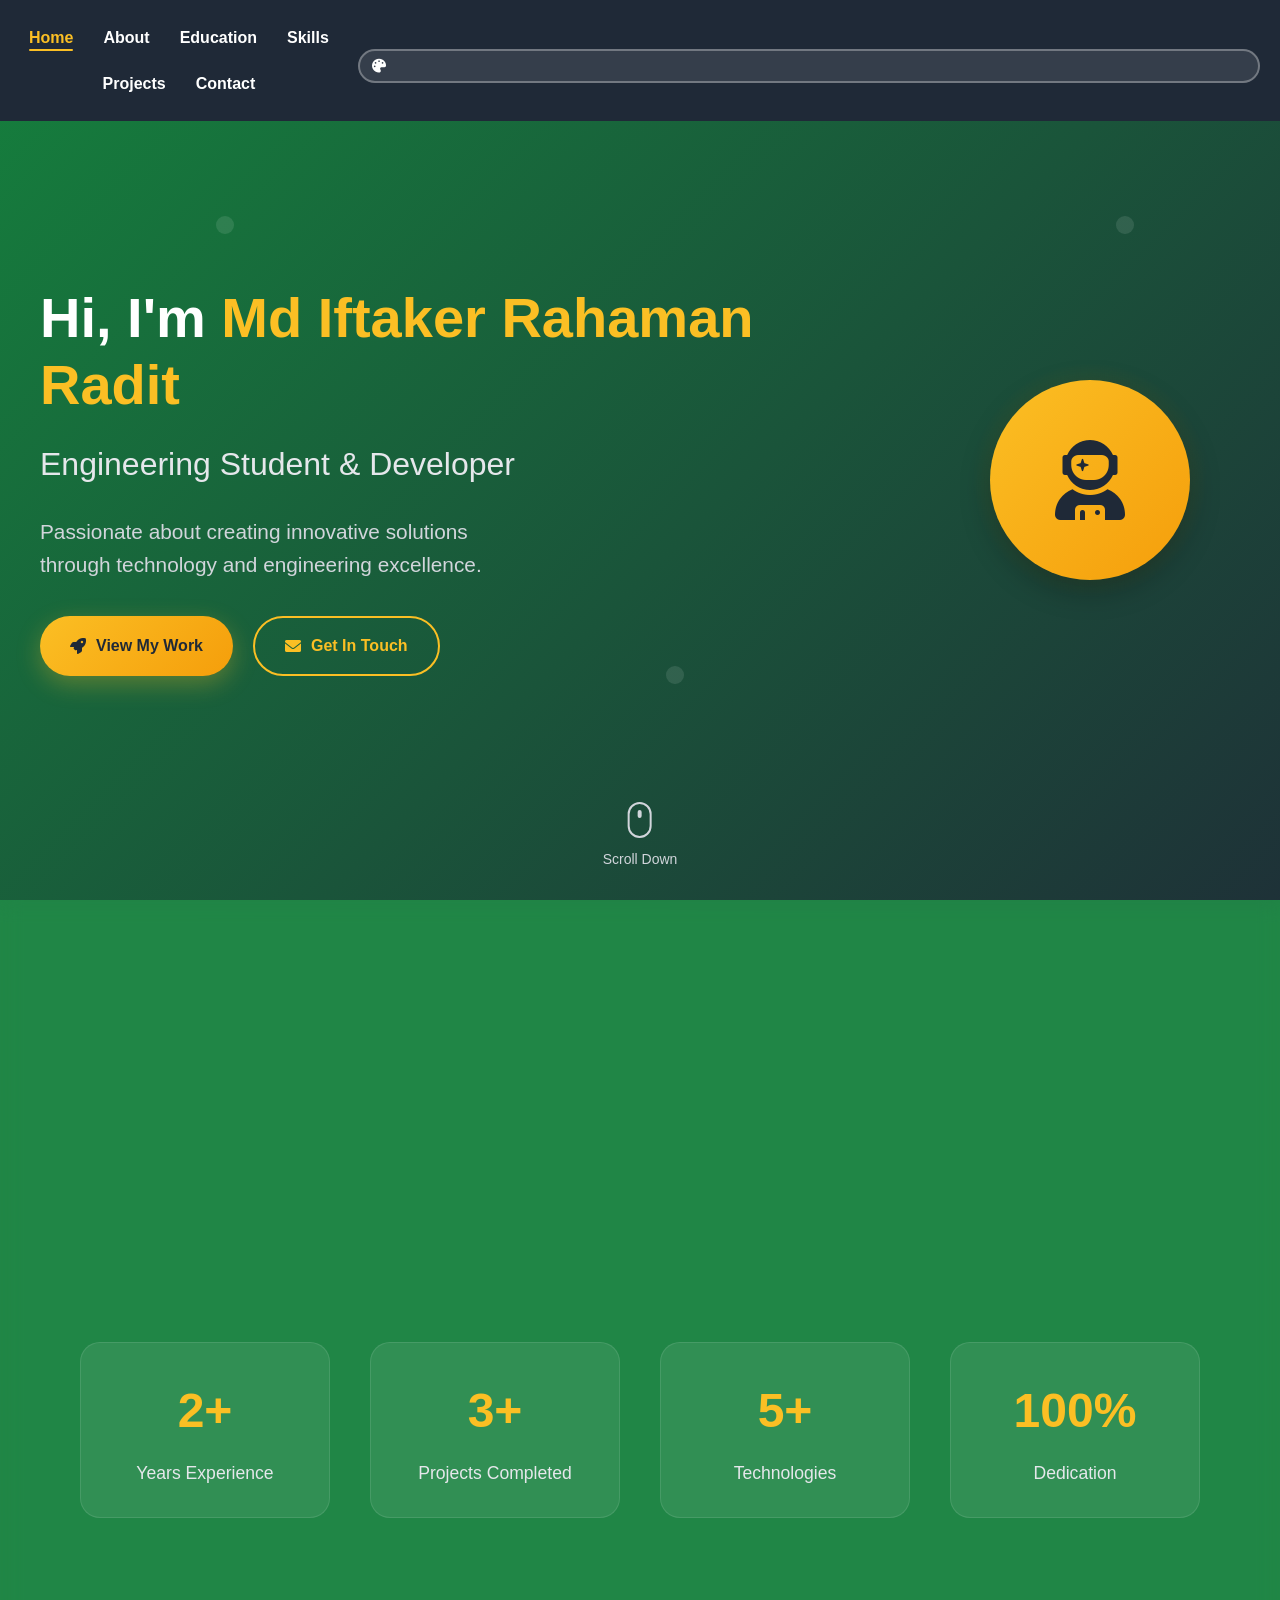
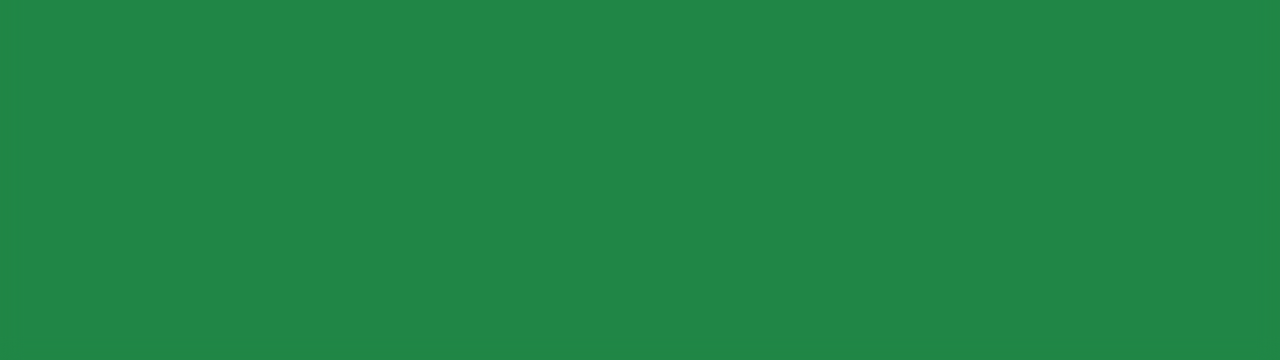
<file: index.html>
<!DOCTYPE html>
<html>
<head>
    <title>Home - Portfolio</title>
    <link rel="stylesheet" href="style.css">
    <link href="https://cdnjs.cloudflare.com/ajax/libs/font-awesome/6.0.0/css/all.min.css" rel="stylesheet">
</head>
<body>

<nav>
    <ul>
        <li><a href="index.html" class="active">Home</a></li>
        <li><a href="about.html">About</a></li>
        <li><a href="education.html">Education</a></li>
        <li><a href="skills.html">Skills</a></li>
        <li><a href="projects.html">Projects</a></li>
        <li><a href="contact.html">Contact</a></li>
    </ul>
    <button class="theme-btn" onclick="changeTheme()" title="Change Theme">
        <i class="fas fa-palette"></i>
    </button>
</nav>

<div class="hero-section">
    <div class="hero-content">
        <div class="hero-text">
            <h1 class="animate-text">Hi, I'm <span class="highlight">Md Iftaker Rahaman Radit</span></h1>
            <h2 class="animate-text delay-1">Engineering Student & Developer</h2>
            <p class="animate-text delay-2">Passionate about creating innovative solutions through technology and engineering excellence.</p>
            <div class="hero-buttons animate-text delay-3">
                <a href="projects.html" class="btn-primary">
                    <i class="fas fa-rocket"></i> View My Work
                </a>
                <a href="contact.html" class="btn-secondary">
                    <i class="fas fa-envelope"></i> Get In Touch
                </a>
            </div>
        </div>
        <div class="hero-image animate-text delay-4">
            <div class="profile-container">
                <div class="profile-glow"></div>
                <div class="profile-avatar">
                    <i class="fas fa-user-astronaut"></i>
                </div>
            </div>
        </div>
    </div>
    
    <div class="scroll-indicator">
        <div class="scroll-mouse">
            <div class="scroll-wheel"></div>
        </div>
        <span>Scroll Down</span>
    </div>
</div>

<div class="stats-section">
    <div class="container">
        <div class="stats-grid">
            <div class="stat-item">
                <div class="stat-number">2+</div>
                <div class="stat-label">Years Experience</div>
            </div>
            <div class="stat-item">
                <div class="stat-number">3+</div>
                <div class="stat-label">Projects Completed</div>
            </div>
            <div class="stat-item">
                <div class="stat-number">5+</div>
                <div class="stat-label">Technologies</div>
            </div>
            <div class="stat-item">
                <div class="stat-number">100%</div>
                <div class="stat-label">Dedication</div>
            </div>
        </div>
    </div>
</div>

<script src="script.js"></script>
</body>
</html>
</file>
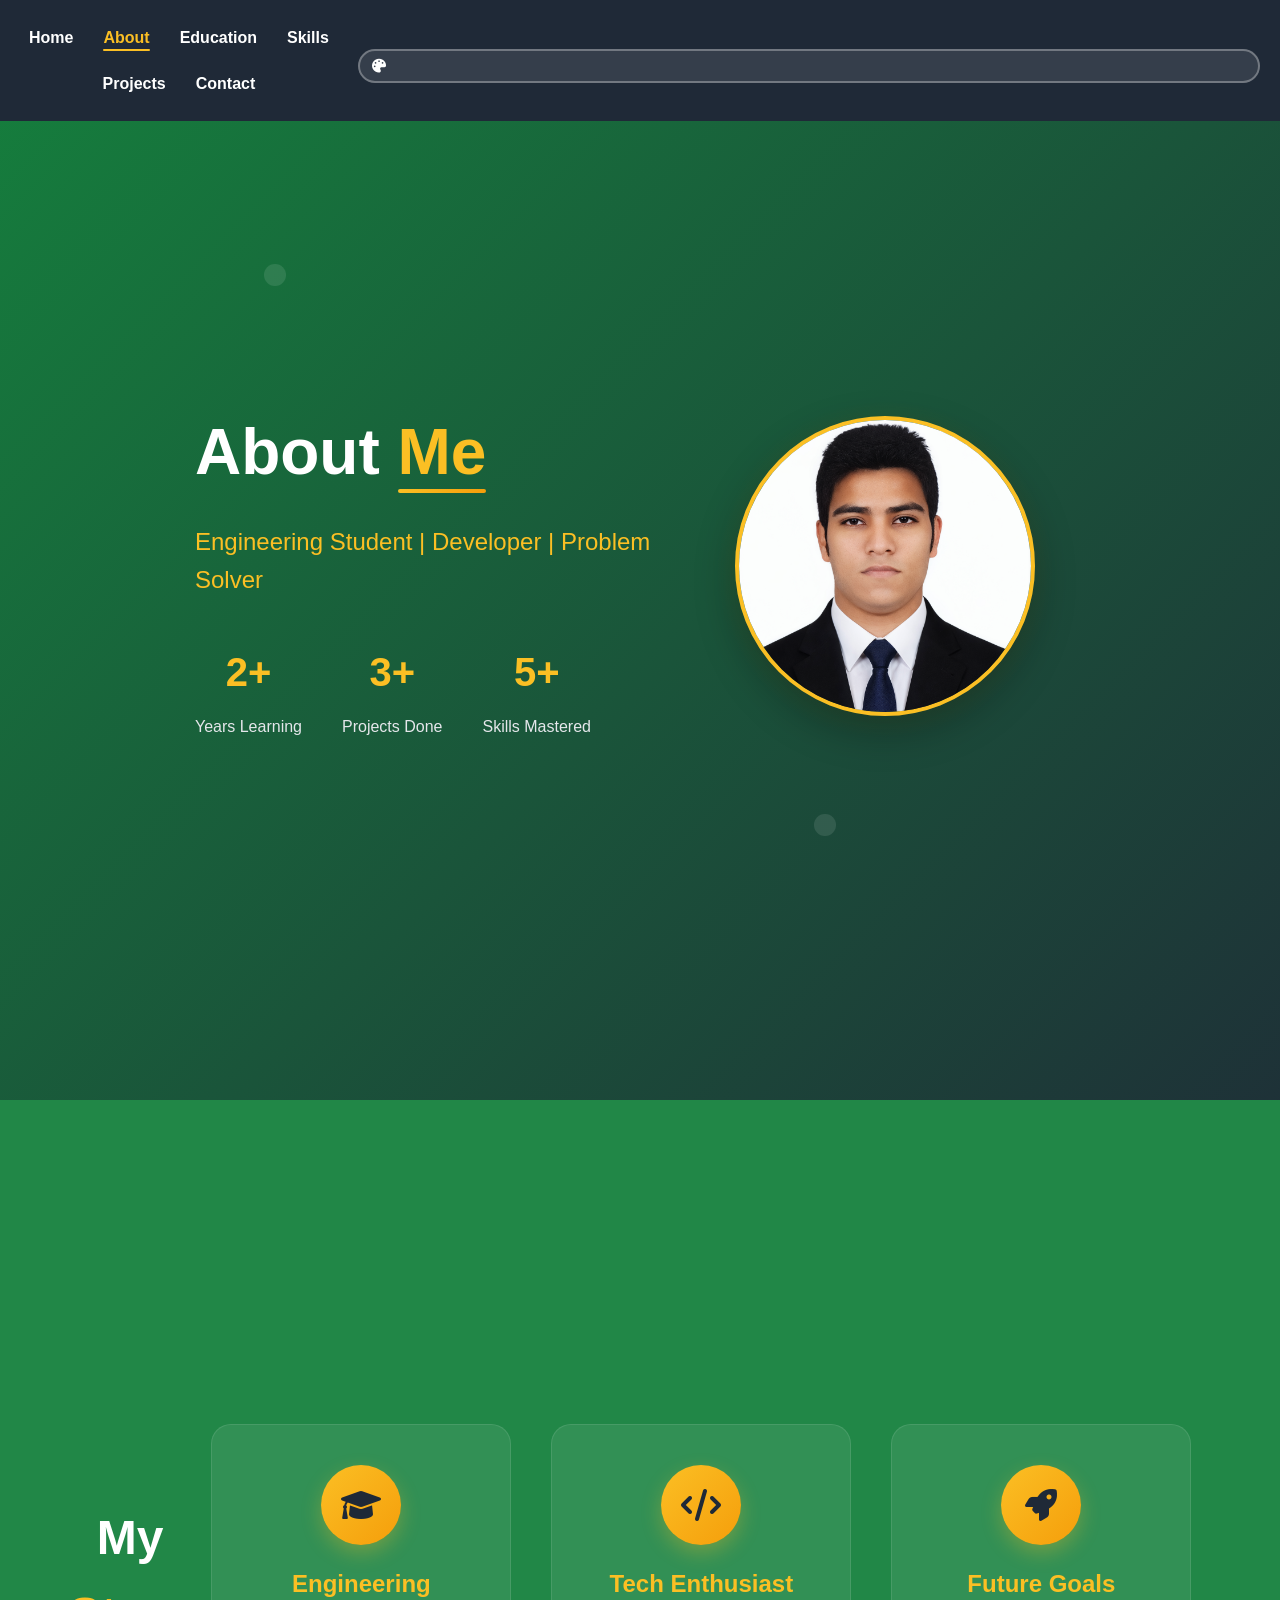
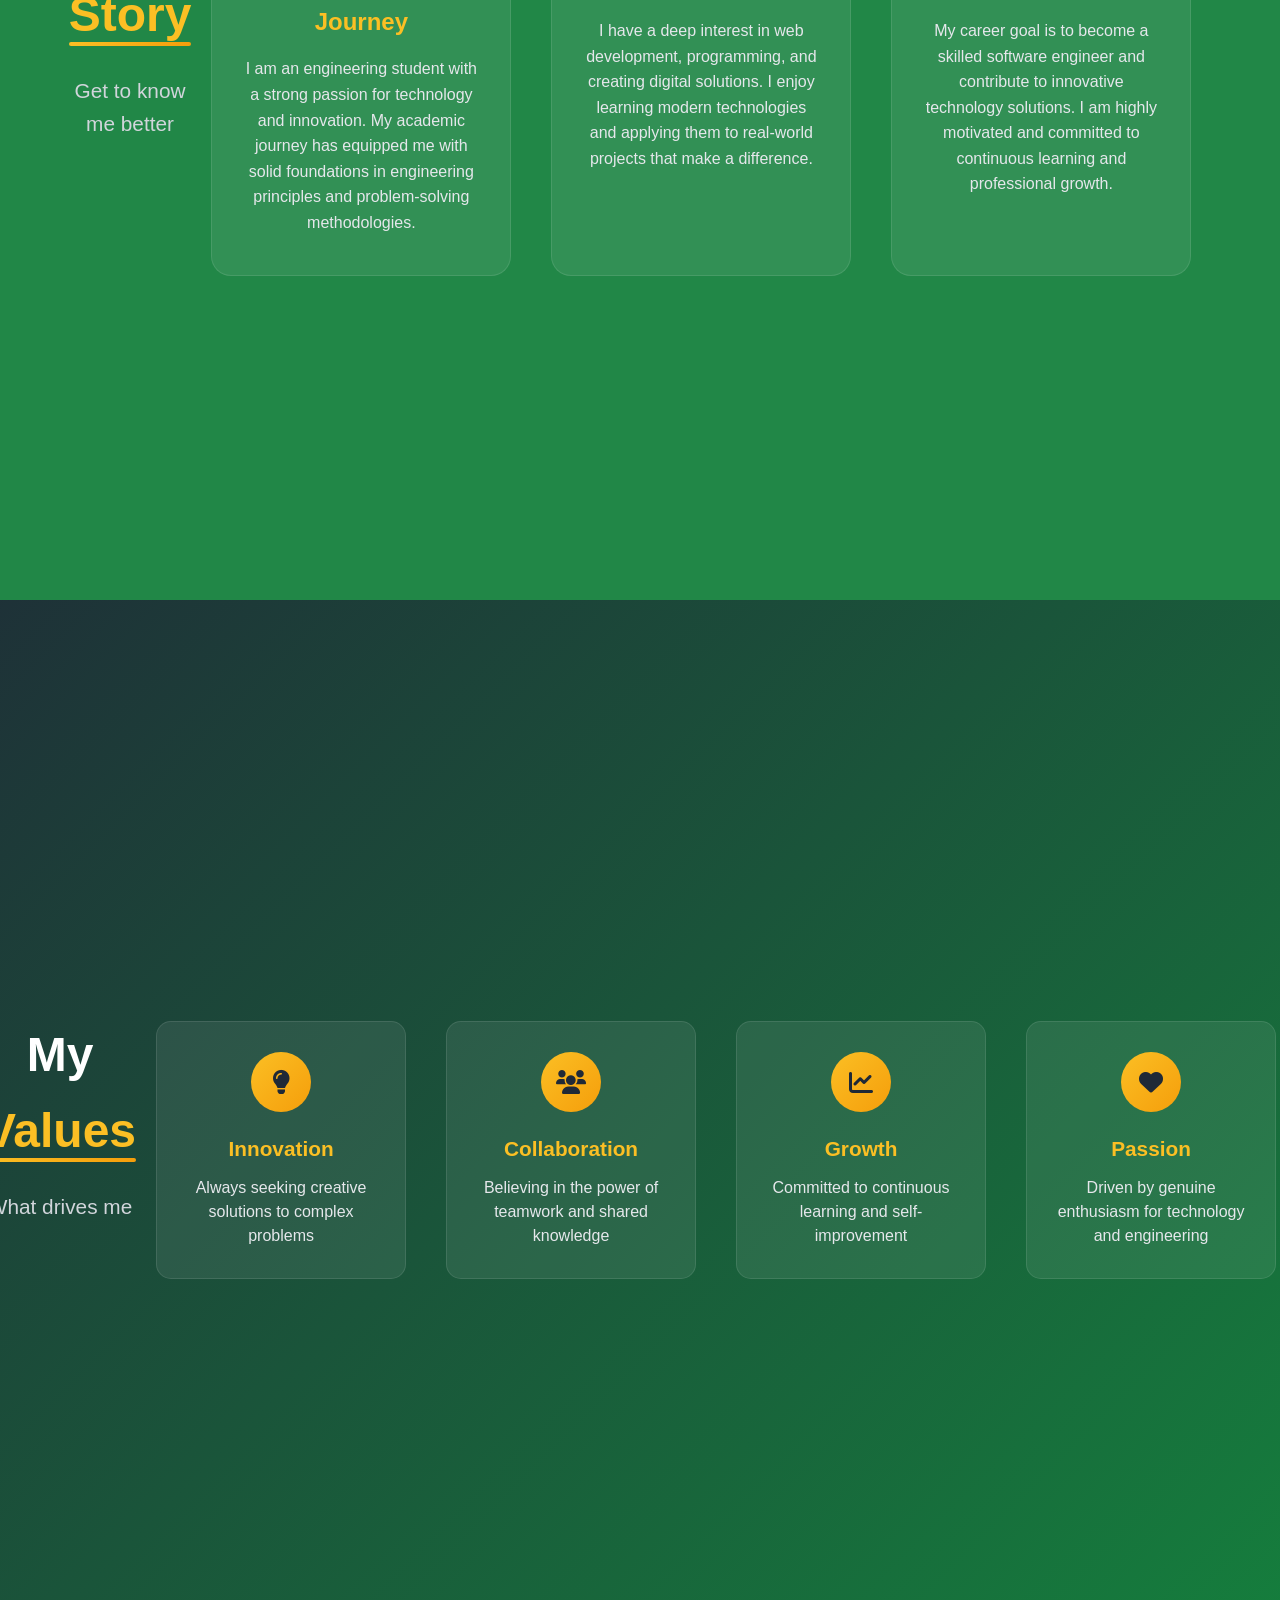
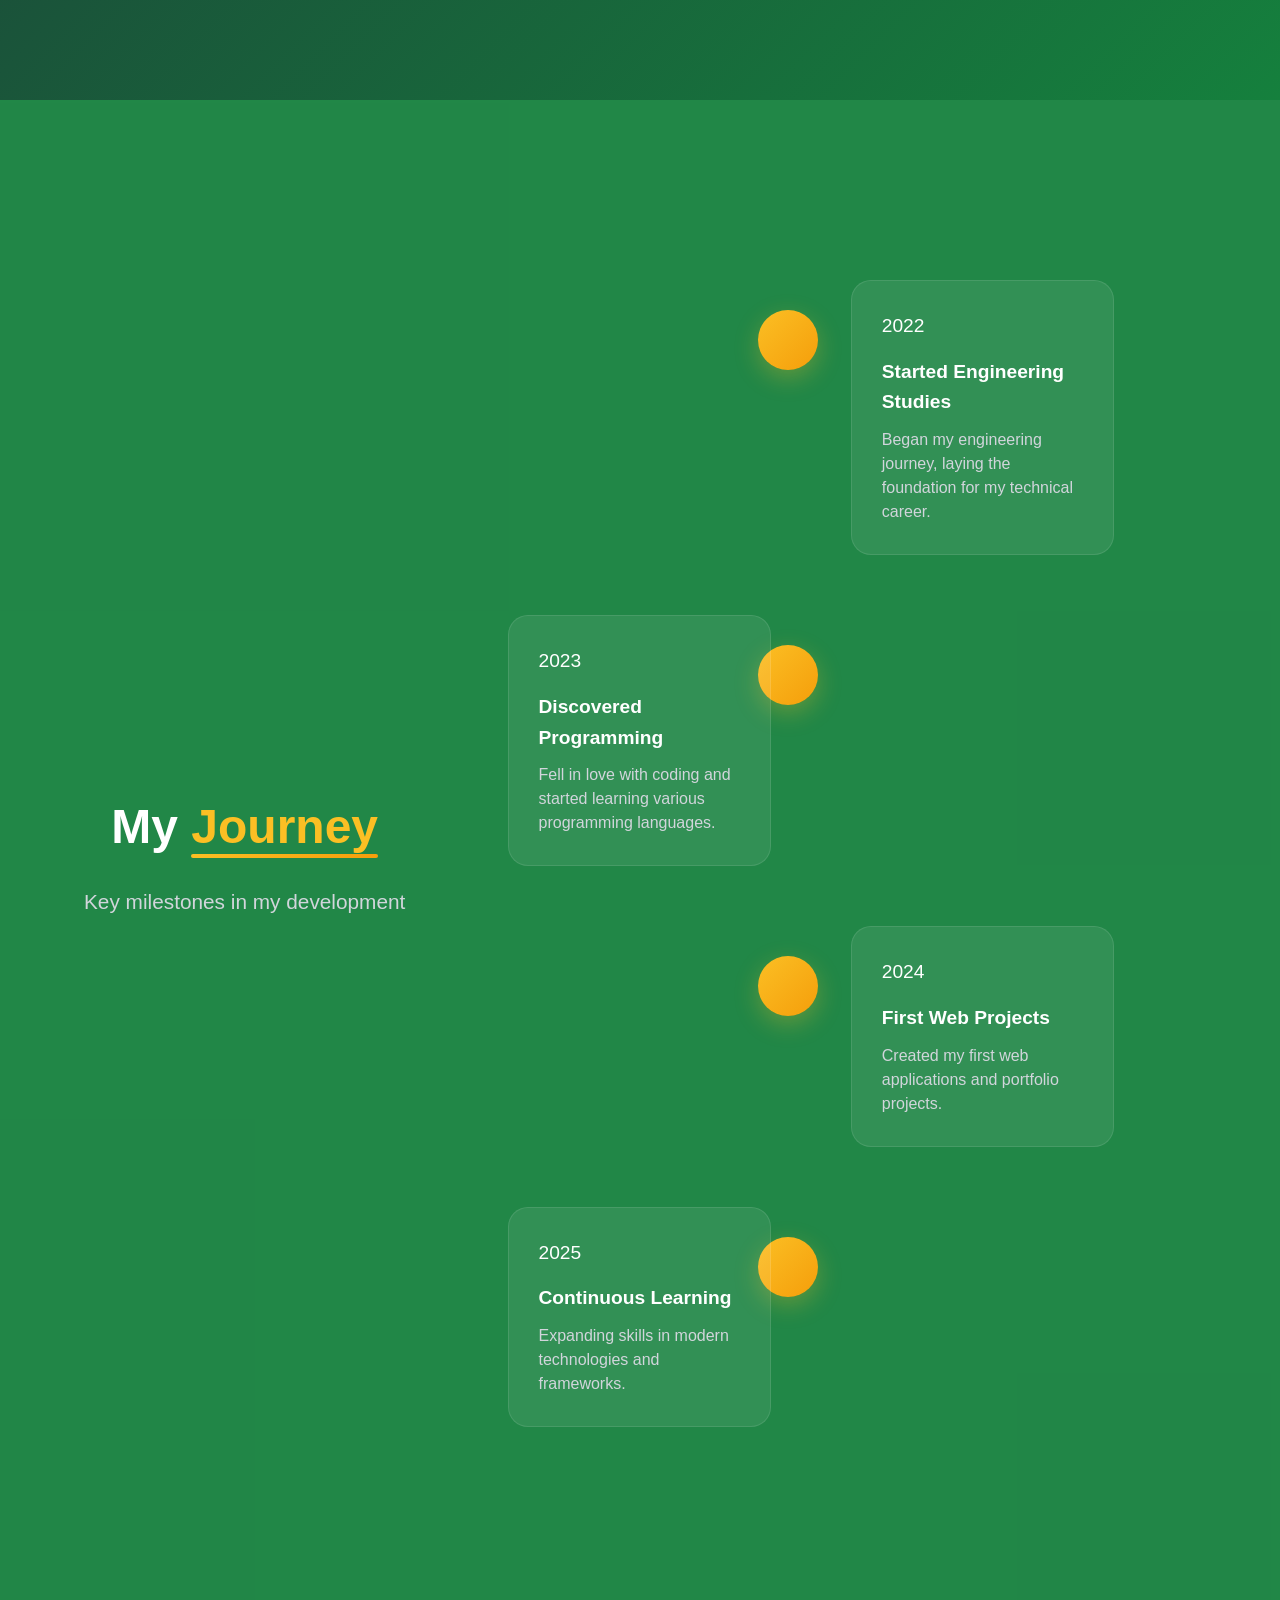
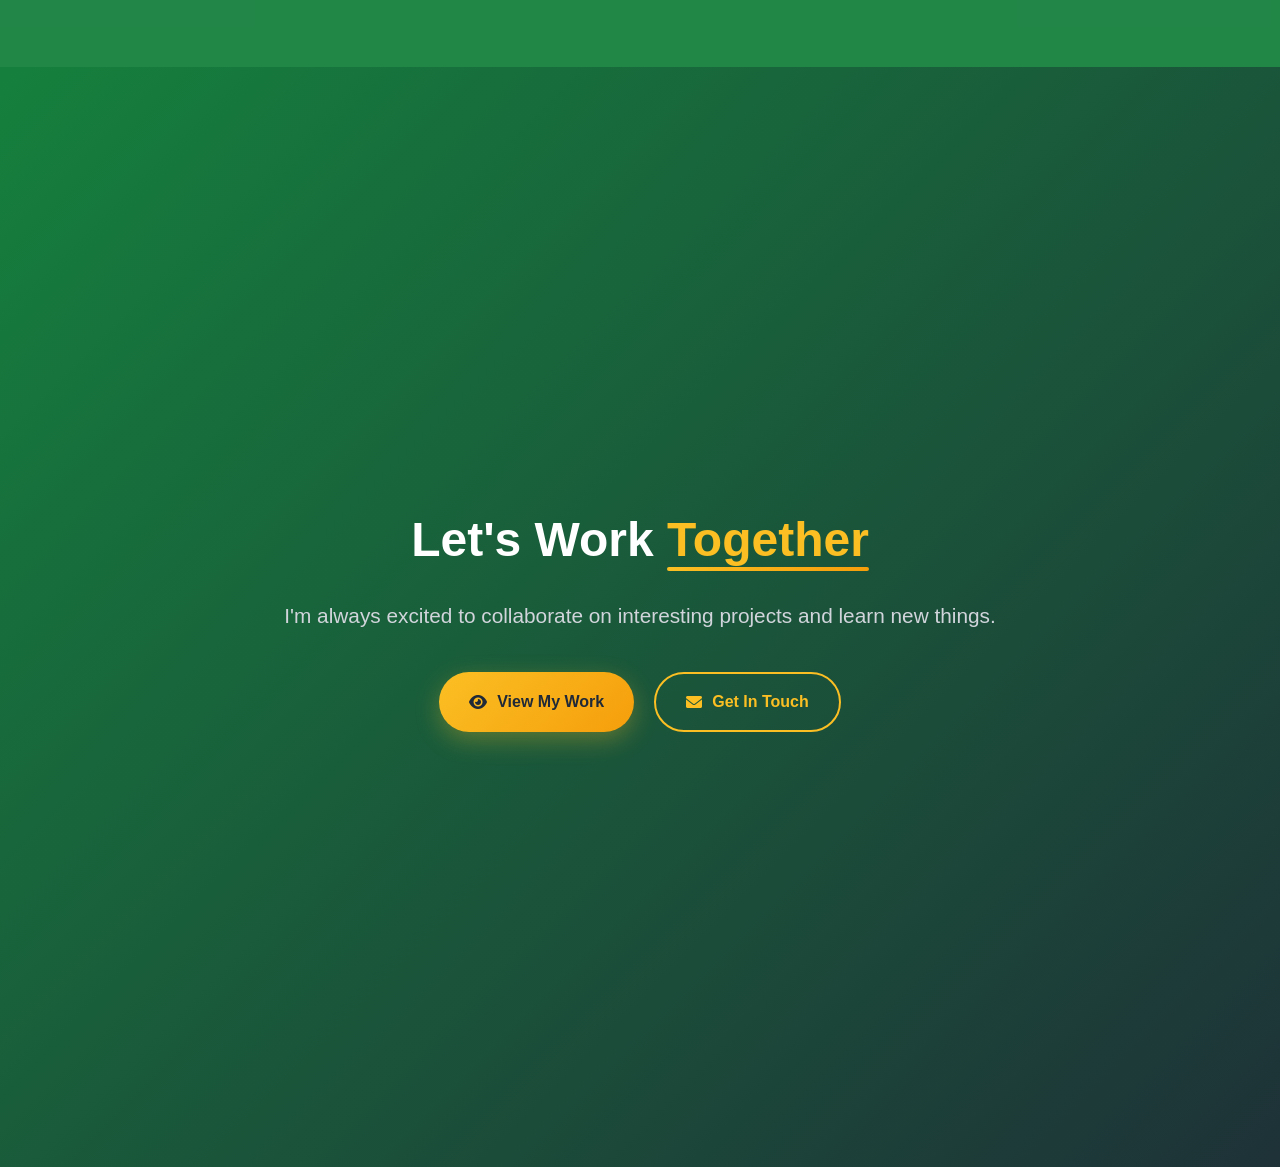
<file: about.html>
<!DOCTYPE html>
<html>
<head>
    <title>About Me</title>
    <link rel="stylesheet" href="style.css">
    <link href="https://cdnjs.cloudflare.com/ajax/libs/font-awesome/6.0.0/css/all.min.css" rel="stylesheet">
</head>
<body>

<nav>
    <ul>
        <li><a href="index.html">Home</a></li>
        <li><a href="about.html" class="active">About</a></li>
        <li><a href="education.html">Education</a></li>
        <li><a href="skills.html">Skills</a></li>
        <li><a href="projects.html">Projects</a></li>
        <li><a href="contact.html">Contact</a></li>
    </ul>
    <button class="theme-btn" onclick="changeTheme()" title="Change Theme">
        <i class="fas fa-palette"></i>
    </button>
</nav>

<section class="about-hero">
    <div class="container">
        <div class="about-hero-content">
            <div class="about-hero-text">
                <h1 class="animate-text">About <span class="highlight">Me</span></h1>
                <p class="animate-text delay-1">Engineering Student | Developer | Problem Solver</p>
                <div class="hero-stats animate-text delay-2">
                    <div class="hero-stat">
                        <span class="stat-number">2+</span>
                        <span class="stat-text">Years Learning</span>
                    </div>
                    <div class="hero-stat">
                        <span class="stat-number">3+</span>
                        <span class="stat-text">Projects Done</span>
                    </div>
                    <div class="hero-stat">
                        <span class="stat-number">5+</span>
                        <span class="stat-text">Skills Mastered</span>
                    </div>
                </div>
            </div>
            <div class="about-hero-image animate-text delay-3">
                <div class="image-container">
                    <div class="image-glow"></div>
                    <img src="Radit.png" alt="Md Iftaker Rahaman Radit" class="profile-img">
                    <div class="image-overlay">
                        <i class="fas fa-code"></i>
                    </div>
                </div>
            </div>
        </div>
    </div>
</section>

<section class="story-section">
    <div class="container">
        <div class="section-header">
            <h2>My <span class="highlight">Story</span></h2>
            <p>Get to know me better</p>
        </div>
        <div class="story-content">
            <div class="story-card">
                <div class="story-icon">
                    <i class="fas fa-graduation-cap"></i>
                </div>
                <h3>Engineering Journey</h3>
                <p>
                    I am an engineering student with a strong passion for technology and innovation.
                    My academic journey has equipped me with solid foundations in engineering principles
                    and problem-solving methodologies.
                </p>
            </div>
            <div class="story-card">
                <div class="story-icon">
                    <i class="fas fa-code"></i>
                </div>
                <h3>Tech Enthusiast</h3>
                <p>
                    I have a deep interest in web development, programming, and creating digital solutions.
                    I enjoy learning modern technologies and applying them to real-world projects that
                    make a difference.
                </p>
            </div>
            <div class="story-card">
                <div class="story-icon">
                    <i class="fas fa-rocket"></i>
                </div>
                <h3>Future Goals</h3>
                <p>
                    My career goal is to become a skilled software engineer and contribute to innovative
                    technology solutions. I am highly motivated and committed to continuous learning
                    and professional growth.
                </p>
            </div>
        </div>
    </div>
</section>

<section class="values-section">
    <div class="container">
        <div class="section-header">
            <h2>My <span class="highlight">Values</span></h2>
            <p>What drives me</p>
        </div>
        <div class="values-grid">
            <div class="value-item">
                <div class="value-icon">
                    <i class="fas fa-lightbulb"></i>
                </div>
                <h4>Innovation</h4>
                <p>Always seeking creative solutions to complex problems</p>
            </div>
            <div class="value-item">
                <div class="value-icon">
                    <i class="fas fa-users"></i>
                </div>
                <h4>Collaboration</h4>
                <p>Believing in the power of teamwork and shared knowledge</p>
            </div>
            <div class="value-item">
                <div class="value-icon">
                    <i class="fas fa-chart-line"></i>
                </div>
                <h4>Growth</h4>
                <p>Committed to continuous learning and self-improvement</p>
            </div>
            <div class="value-item">
                <div class="value-icon">
                    <i class="fas fa-heart"></i>
                </div>
                <h4>Passion</h4>
                <p>Driven by genuine enthusiasm for technology and engineering</p>
            </div>
        </div>
    </div>
</section>

<section class="timeline-section">
    <div class="container">
        <div class="section-header">
            <h2>My <span class="highlight">Journey</span></h2>
            <p>Key milestones in my development</p>
        </div>
        <div class="timeline">
            <div class="timeline-item">
                <div class="timeline-marker"></div>
                <div class="timeline-content">
                    <h4>2022</h4>
                    <h5>Started Engineering Studies</h5>
                    <p>Began my engineering journey, laying the foundation for my technical career.</p>
                </div>
            </div>
            <div class="timeline-item">
                <div class="timeline-marker"></div>
                <div class="timeline-content">
                    <h4>2023</h4>
                    <h5>Discovered Programming</h5>
                    <p>Fell in love with coding and started learning various programming languages.</p>
                </div>
            </div>
            <div class="timeline-item">
                <div class="timeline-marker"></div>
                <div class="timeline-content">
                    <h4>2024</h4>
                    <h5>First Web Projects</h5>
                    <p>Created my first web applications and portfolio projects.</p>
                </div>
            </div>
            <div class="timeline-item">
                <div class="timeline-marker"></div>
                <div class="timeline-content">
                    <h4>2025</h4>
                    <h5>Continuous Learning</h5>
                    <p>Expanding skills in modern technologies and frameworks.</p>
                </div>
            </div>
        </div>
    </div>
</section>

<section class="cta-section">
    <div class="container">
        <div class="cta-content">
            <h2>Let's Work <span class="highlight">Together</span></h2>
            <p>I'm always excited to collaborate on interesting projects and learn new things.</p>
            <div class="cta-buttons">
                <a href="projects.html" class="btn-primary">
                    <i class="fas fa-eye"></i> View My Work
                </a>
                <a href="contact.html" class="btn-secondary">
                    <i class="fas fa-envelope"></i> Get In Touch
                </a>
            </div>
        </div>
    </div>
</section>

<script src="script.js"></script>
</body>
</html>
</file>
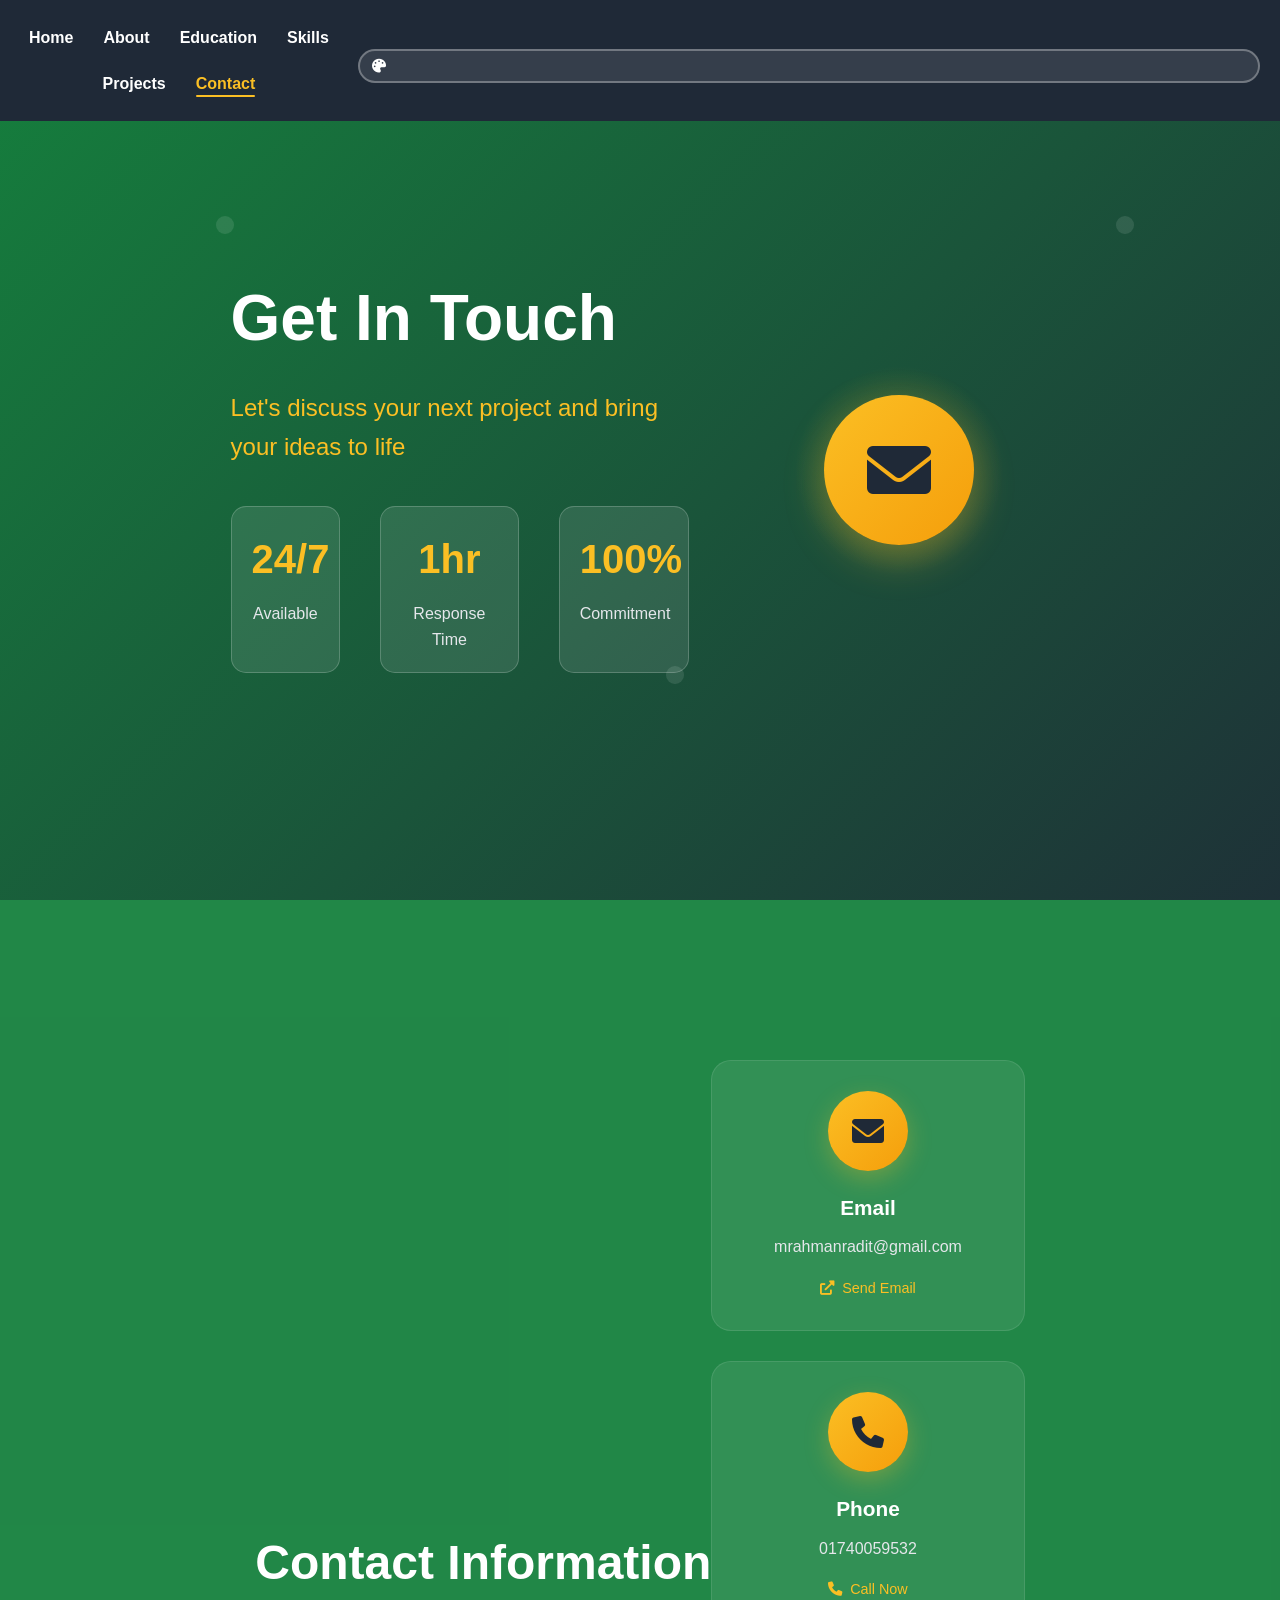
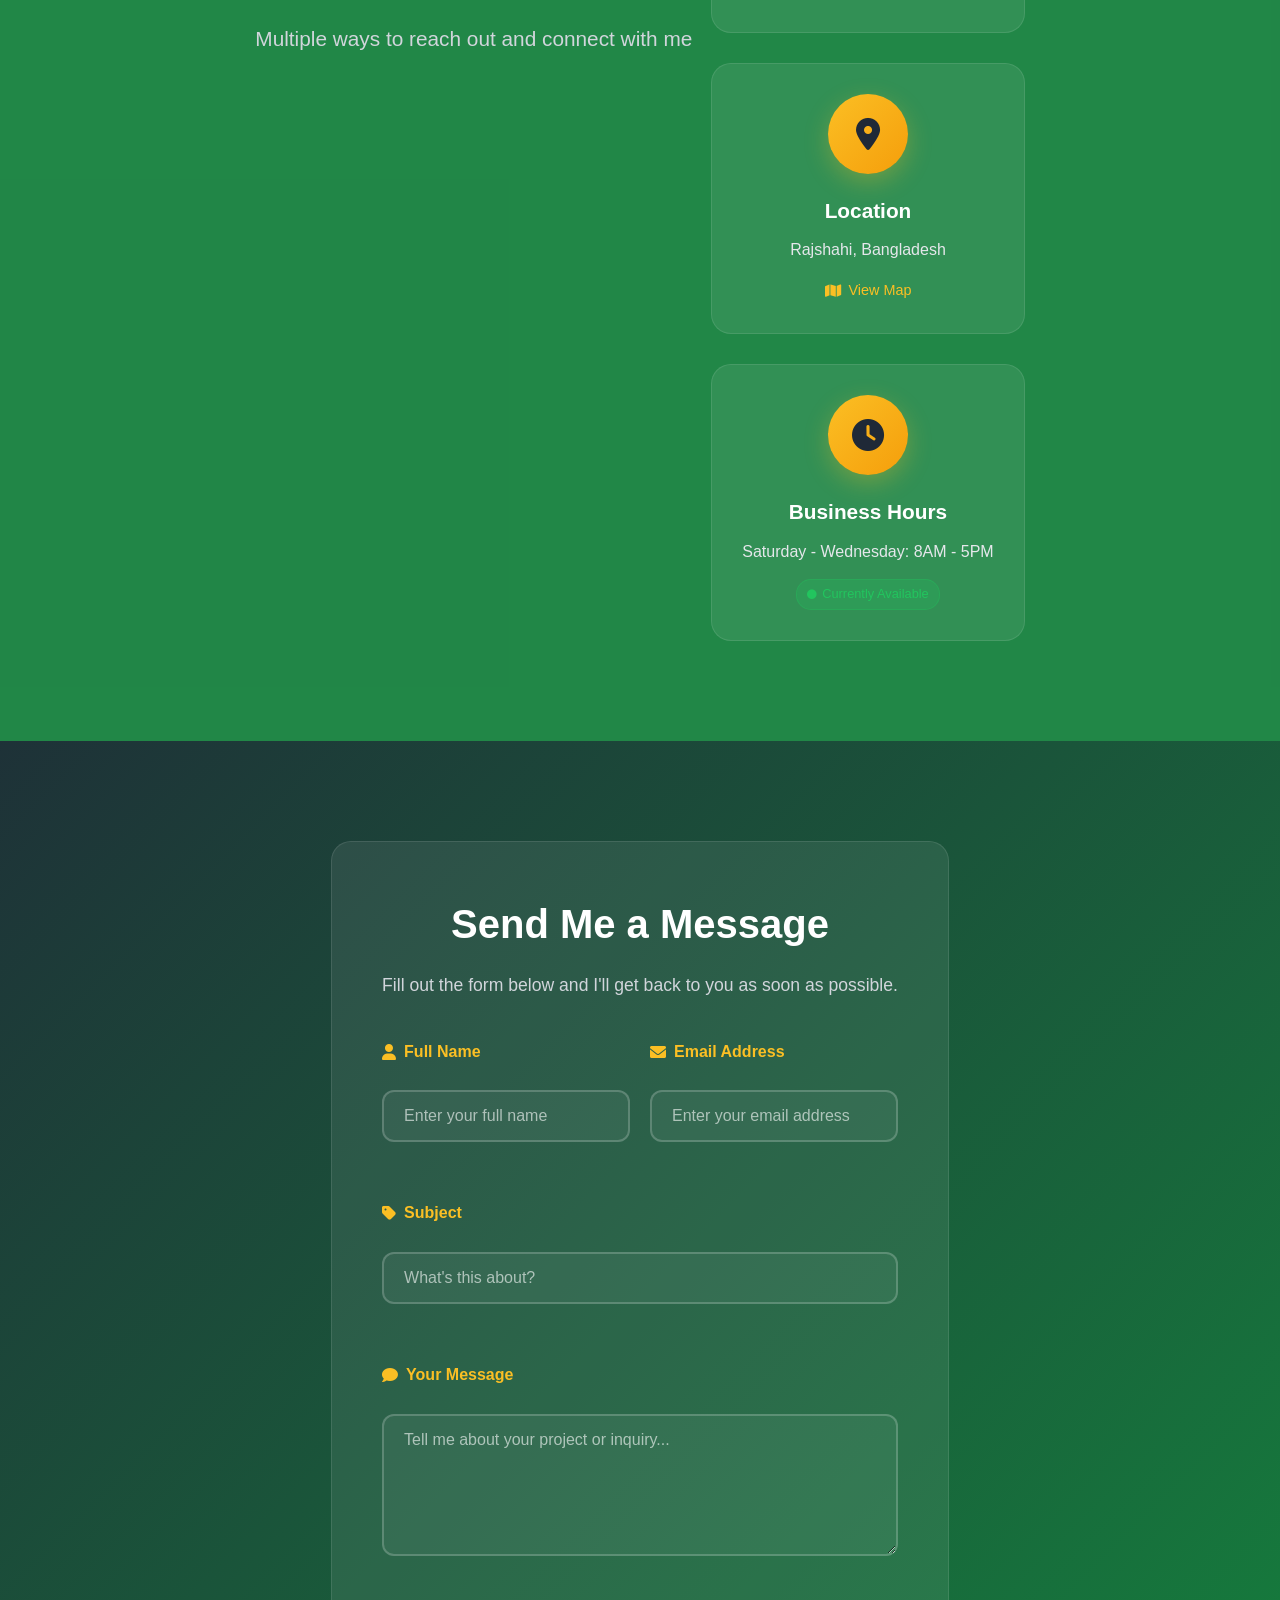
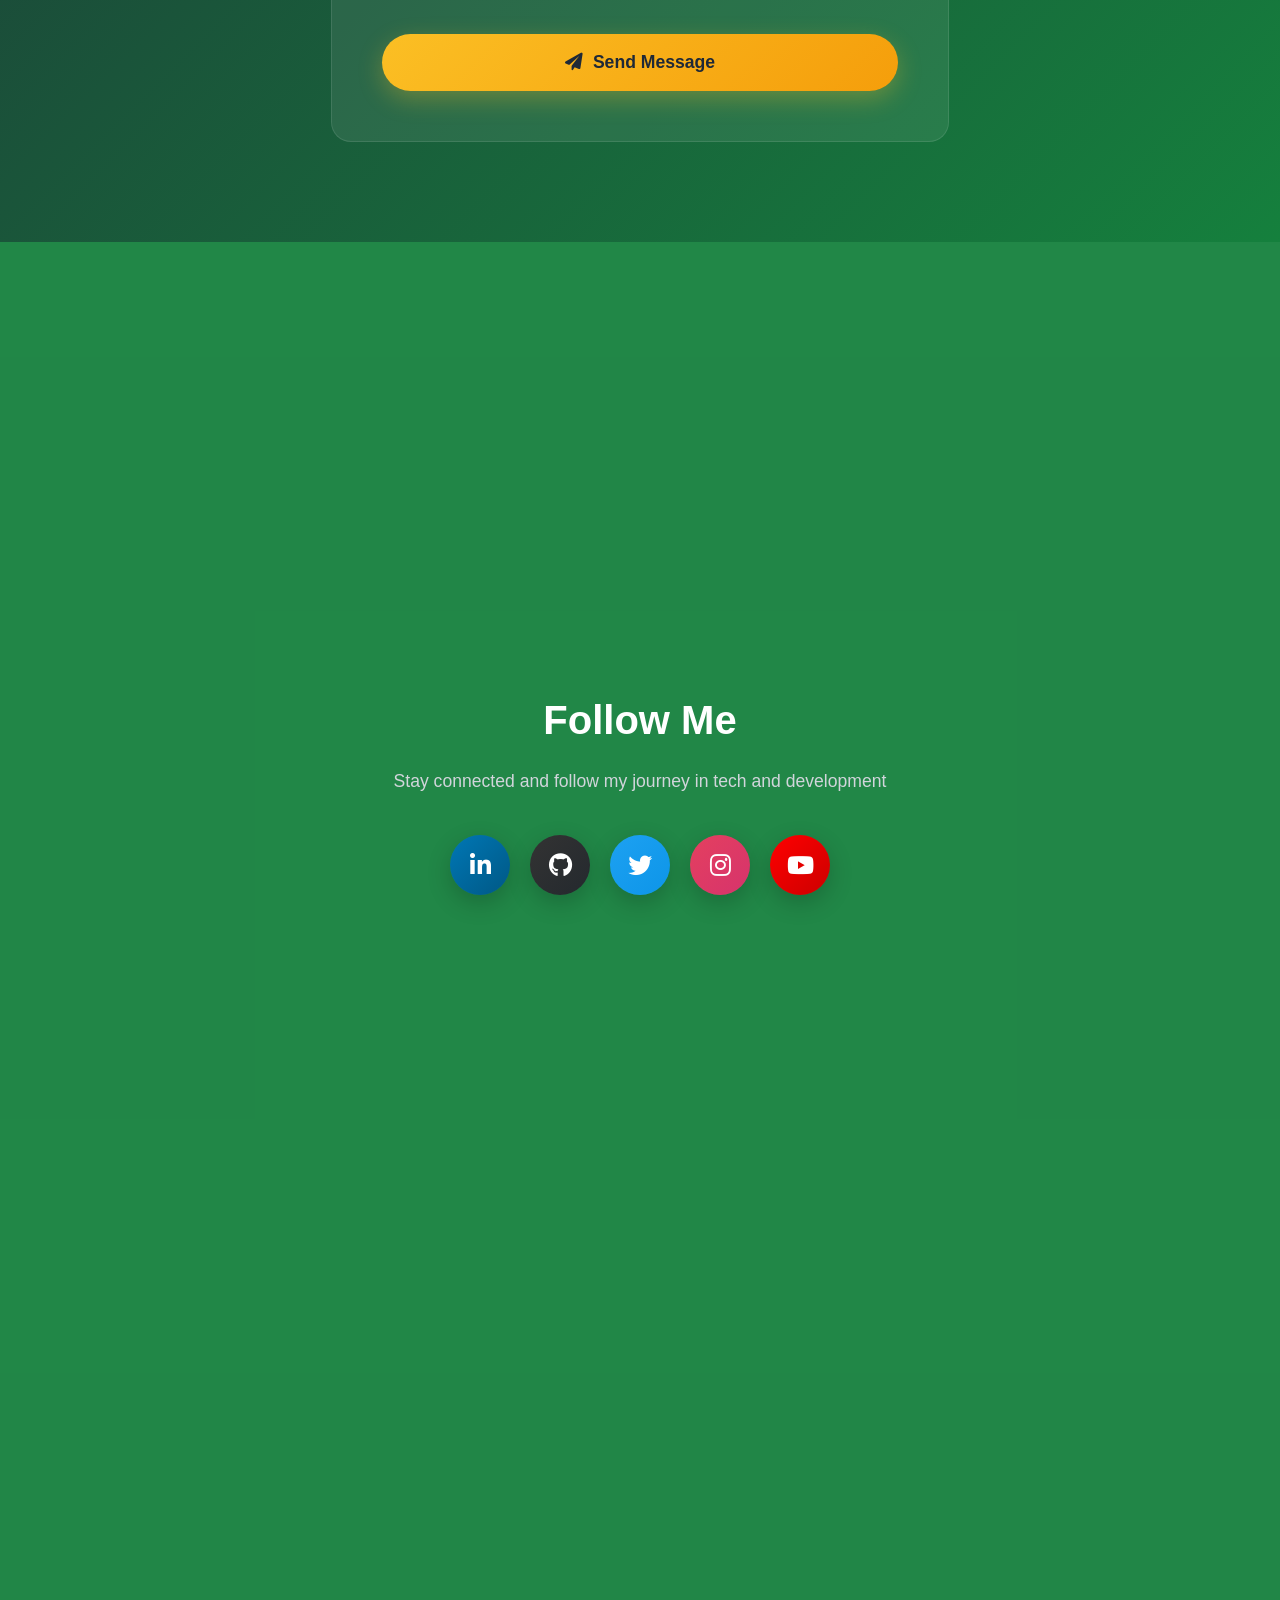
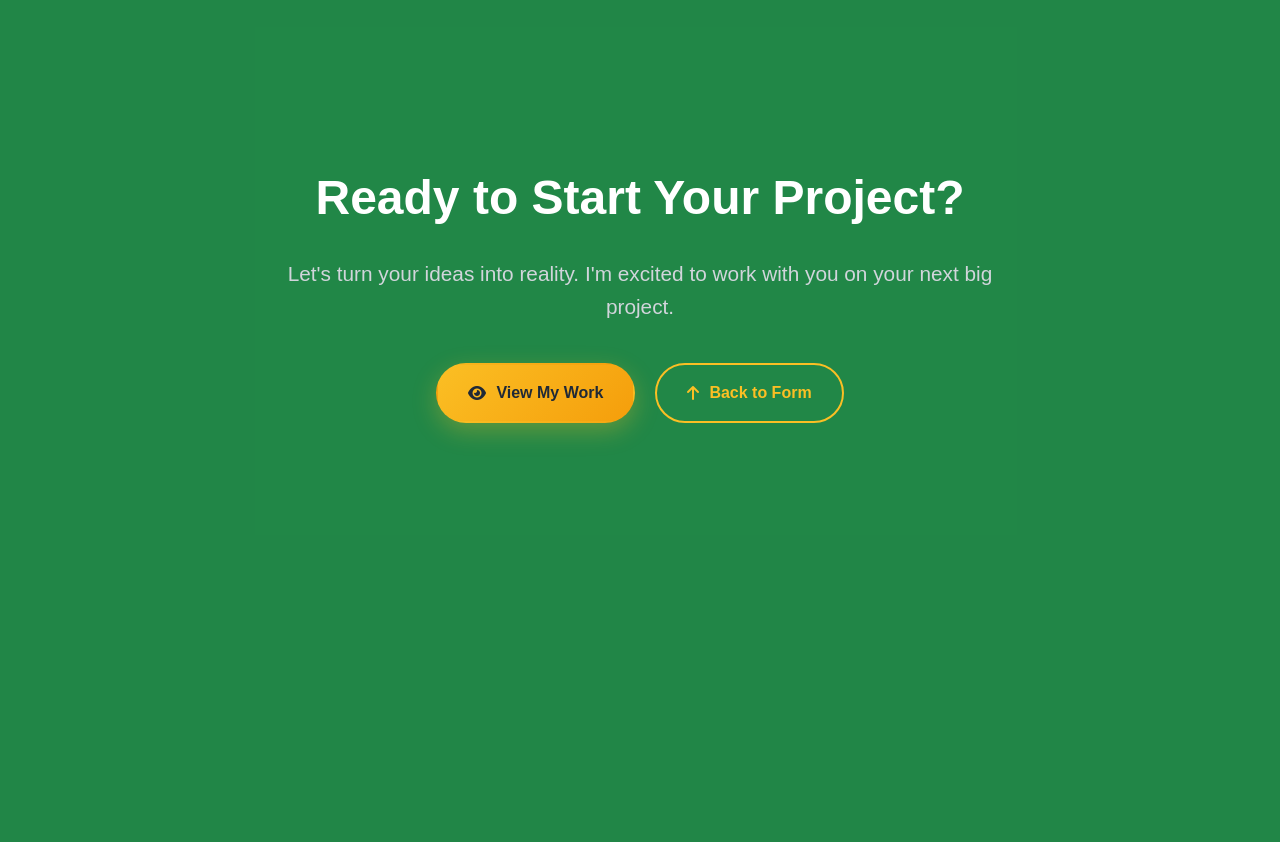
<file: contact.html>
<!DOCTYPE html>
<html lang="en">
<head>
    <meta charset="UTF-8">
    <meta name="viewport" content="width=device-width, initial-scale=1.0">
    <title>Contact - Portfolio</title>
    <link rel="stylesheet" href="style.css">
    <link rel="stylesheet" href="https://cdnjs.cloudflare.com/ajax/libs/font-awesome/6.0.0/css/all.min.css">
</head>
<body>
    <nav>
        <ul>
            <li><a href="index.html">Home</a></li>
            <li><a href="about.html">About</a></li>
            <li><a href="education.html">Education</a></li>
            <li><a href="skills.html">Skills</a></li>
            <li><a href="projects.html">Projects</a></li>
            <li><a href="contact.html" class="active">Contact</a></li>
        </ul>
        <button class="theme-btn" onclick="changeTheme()" title="Change Theme">
            <i class="fas fa-palette"></i>
        </button>
    </nav>

    <!-- Hero Section -->
    <section class="contact-hero">
        <div class="contact-hero-content">
            <div class="contact-hero-text">
                <h1>Get In Touch</h1>
                <p>Let's discuss your next project and bring your ideas to life</p>
                <div class="contact-stats">
                    <div class="stat-item">
                        <span class="stat-number">24/7</span>
                        <span class="stat-label">Available</span>
                    </div>
                    <div class="stat-item">
                        <span class="stat-number">1hr</span>
                        <span class="stat-label">Response Time</span>
                    </div>
                    <div class="stat-item">
                        <span class="stat-number">100%</span>
                        <span class="stat-label">Commitment</span>
                    </div>
                </div>
            </div>
            <div class="contact-hero-visual">
                <div class="contact-icon-container">
                    <div class="contact-glow"></div>
                    <div class="contact-icon">
                        <i class="fas fa-envelope"></i>
                    </div>
                </div>
            </div>
        </div>
    </section>

    <!-- Contact Info Section -->
    <section class="contact-info">
        <div class="container">
            <div class="section-header">
                <h2>Contact Information</h2>
                <p>Multiple ways to reach out and connect with me</p>
            </div>
            <div class="contact-cards">
                <div class="contact-card">
                    <div class="contact-card-icon">
                        <i class="fas fa-envelope"></i>
                    </div>
                    <div class="contact-card-content">
                        <h4>Email</h4>
                        <p>mrahmanradit@gmail.com</p>
                        <a href="mailto:mrahmanradit@gmail.com" class="contact-link">
                            <i class="fas fa-external-link-alt"></i> Send Email
                        </a>
                    </div>
                </div>

                <div class="contact-card">
                    <div class="contact-card-icon">
                        <i class="fas fa-phone"></i>
                    </div>
                    <div class="contact-card-content">
                        <h4>Phone</h4>
                        <p>01740059532</p>
                        <a href="tel:01740059532" class="contact-link">
                            <i class="fas fa-phone"></i> Call Now
                        </a>
                    </div>
                </div>

                <div class="contact-card">
                    <div class="contact-card-icon">
                        <i class="fas fa-map-marker-alt"></i>
                    </div>
                    <div class="contact-card-content">
                        <h4>Location</h4>
                        <p>Rajshahi, Bangladesh</p>
                        <a href="#" class="contact-link">
                            <i class="fas fa-map"></i> View Map
                        </a>
                    </div>
                </div>

                <div class="contact-card">
                    <div class="contact-card-icon">
                        <i class="fas fa-clock"></i>
                    </div>
                    <div class="contact-card-content">
                        <h4>Business Hours</h4>
                        <p>Saturday - Wednesday: 8AM - 5PM</p>
                        <span class="availability online">
                            <i class="fas fa-circle"></i> Currently Available
                        </span>
                    </div>
                </div>
            </div>
        </div>
    </section>

    <!-- Contact Form Section -->
    <section class="contact-form-section">
        <div class="container">
            <div class="contact-form-container">
                <div class="contact-form-header">
                    <h2>Send Me a Message</h2>
                    <p>Fill out the form below and I'll get back to you as soon as possible.</p>
                </div>
                <form id="contactForm" class="contact-form">
                    <div class="form-row">
                        <div class="form-group">
                            <label for="name">
                                <i class="fas fa-user"></i> Full Name
                            </label>
                            <input type="text" id="name" placeholder="Enter your full name" required>
                            <span class="error" id="nameError"></span>
                        </div>
                        <div class="form-group">
                            <label for="email">
                                <i class="fas fa-envelope"></i> Email Address
                            </label>
                            <input type="email" id="email" placeholder="Enter your email address" required>
                            <span class="error" id="emailError"></span>
                        </div>
                    </div>
                    <div class="form-group">
                        <label for="subject">
                            <i class="fas fa-tag"></i> Subject
                        </label>
                        <input type="text" id="subject" placeholder="What's this about?" required>
                        <span class="error" id="subjectError"></span>
                    </div>
                    <div class="form-group">
                        <label for="message">
                            <i class="fas fa-comment"></i> Your Message
                        </label>
                        <textarea id="message" rows="6" placeholder="Tell me about your project or inquiry..." required></textarea>
                        <span class="error" id="messageError"></span>
                    </div>
                    <button type="submit" class="submit-btn">
                        <i class="fas fa-paper-plane"></i> Send Message
                    </button>
                </form>
            </div>
        </div>
    </section>

    <!-- Social Media Section -->
    <section class="social-section">
        <div class="container">
            <div class="social-content">
                <h2>Follow Me</h2>
                <p>Stay connected and follow my journey in tech and development</p>
                <div class="social-links">
                    <a href="#" class="social-link linkedin" title="LinkedIn">
                        <i class="fab fa-linkedin-in"></i>
                    </a>
                    <a href="#" class="social-link github" title="GitHub">
                        <i class="fab fa-github"></i>
                    </a>
                    <a href="#" class="social-link twitter" title="Twitter">
                        <i class="fab fa-twitter"></i>
                    </a>
                    <a href="#" class="social-link instagram" title="Instagram">
                        <i class="fab fa-instagram"></i>
                    </a>
                    <a href="#" class="social-link youtube" title="YouTube">
                        <i class="fab fa-youtube"></i>
                    </a>
                </div>
            </div>
        </div>
    </section>

    <!-- Contact CTA Section -->
    <section class="contact-cta">
        <div class="container">
            <div class="cta-content">
                <h2>Ready to Start Your Project?</h2>
                <p>Let's turn your ideas into reality. I'm excited to work with you on your next big project.</p>
                <div class="cta-buttons">
                    <a href="projects.html" class="btn btn-primary">
                        <i class="fas fa-eye"></i> View My Work
                    </a>
                    <a href="#contactForm" class="btn btn-secondary">
                        <i class="fas fa-arrow-up"></i> Back to Form
                    </a>
                </div>
            </div>
        </div>
    </section>

    <script src="script.js"></script>
</body>
</html>
</file>
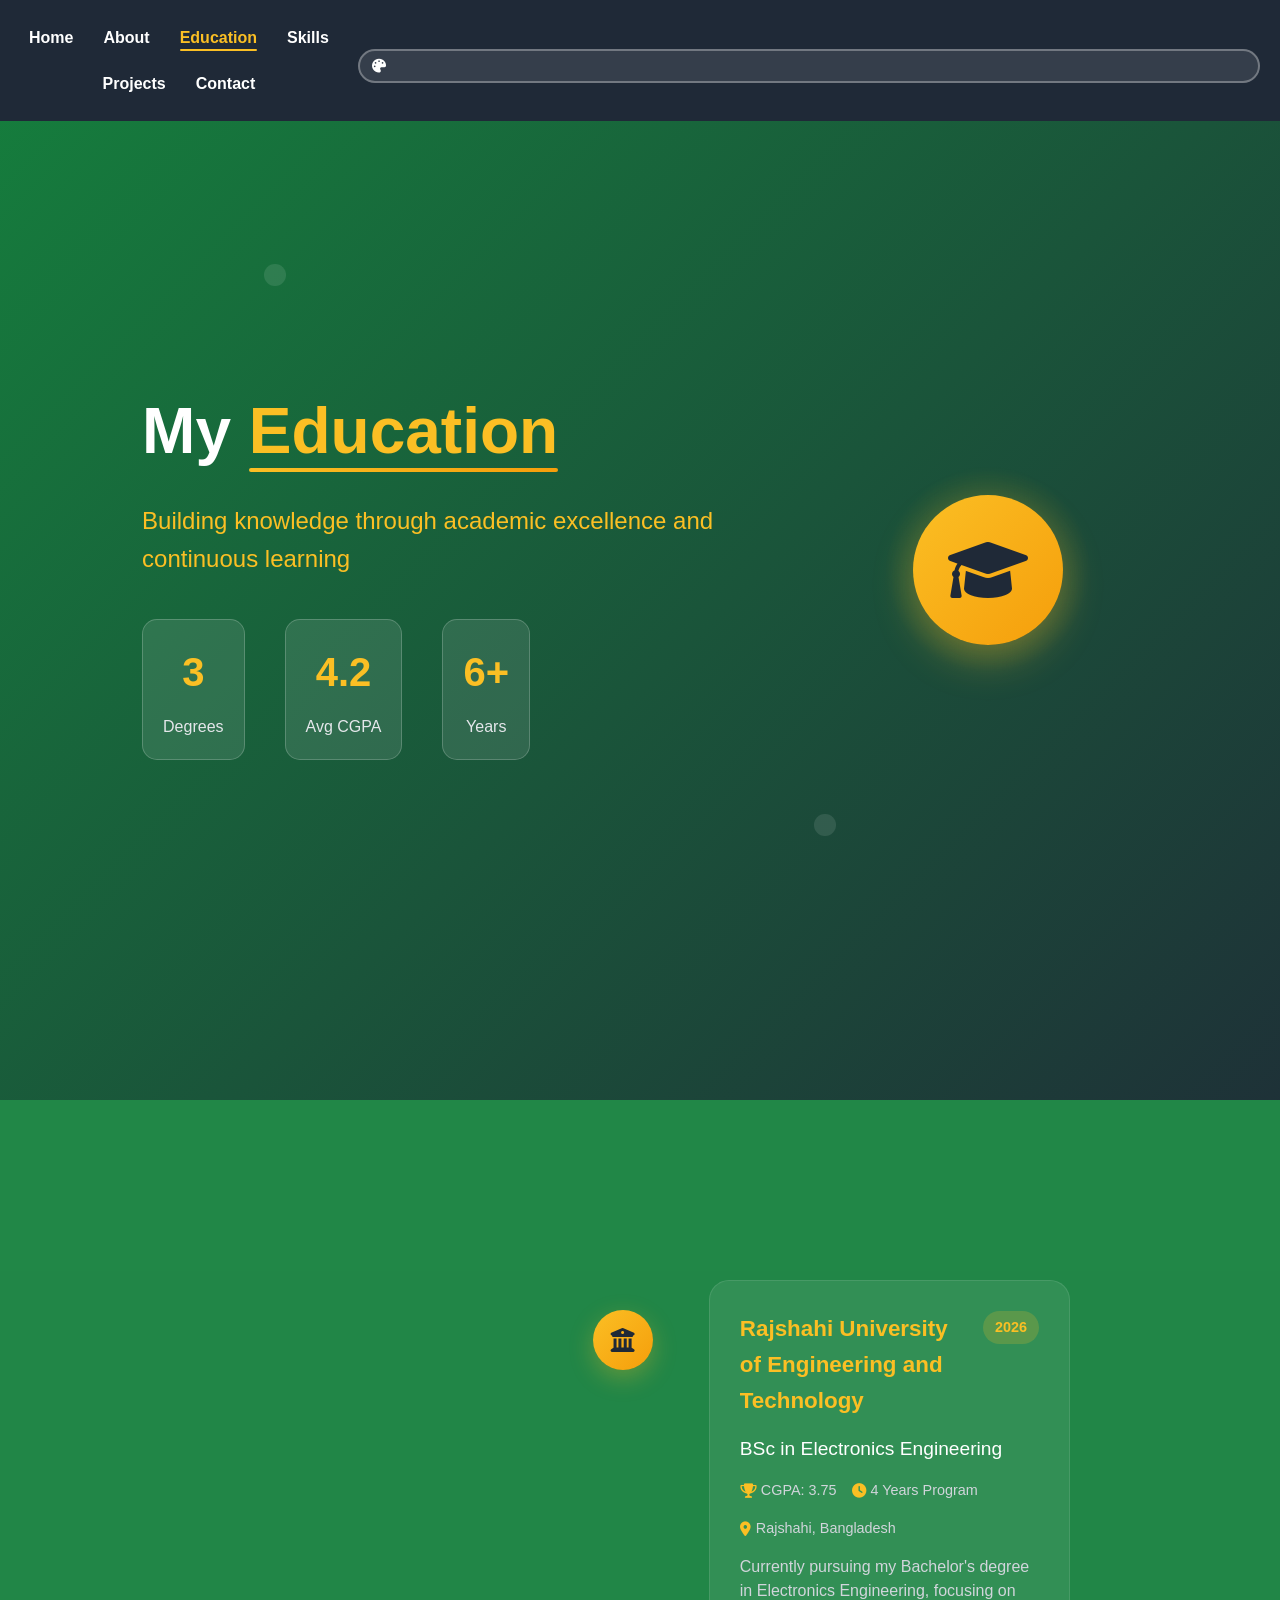
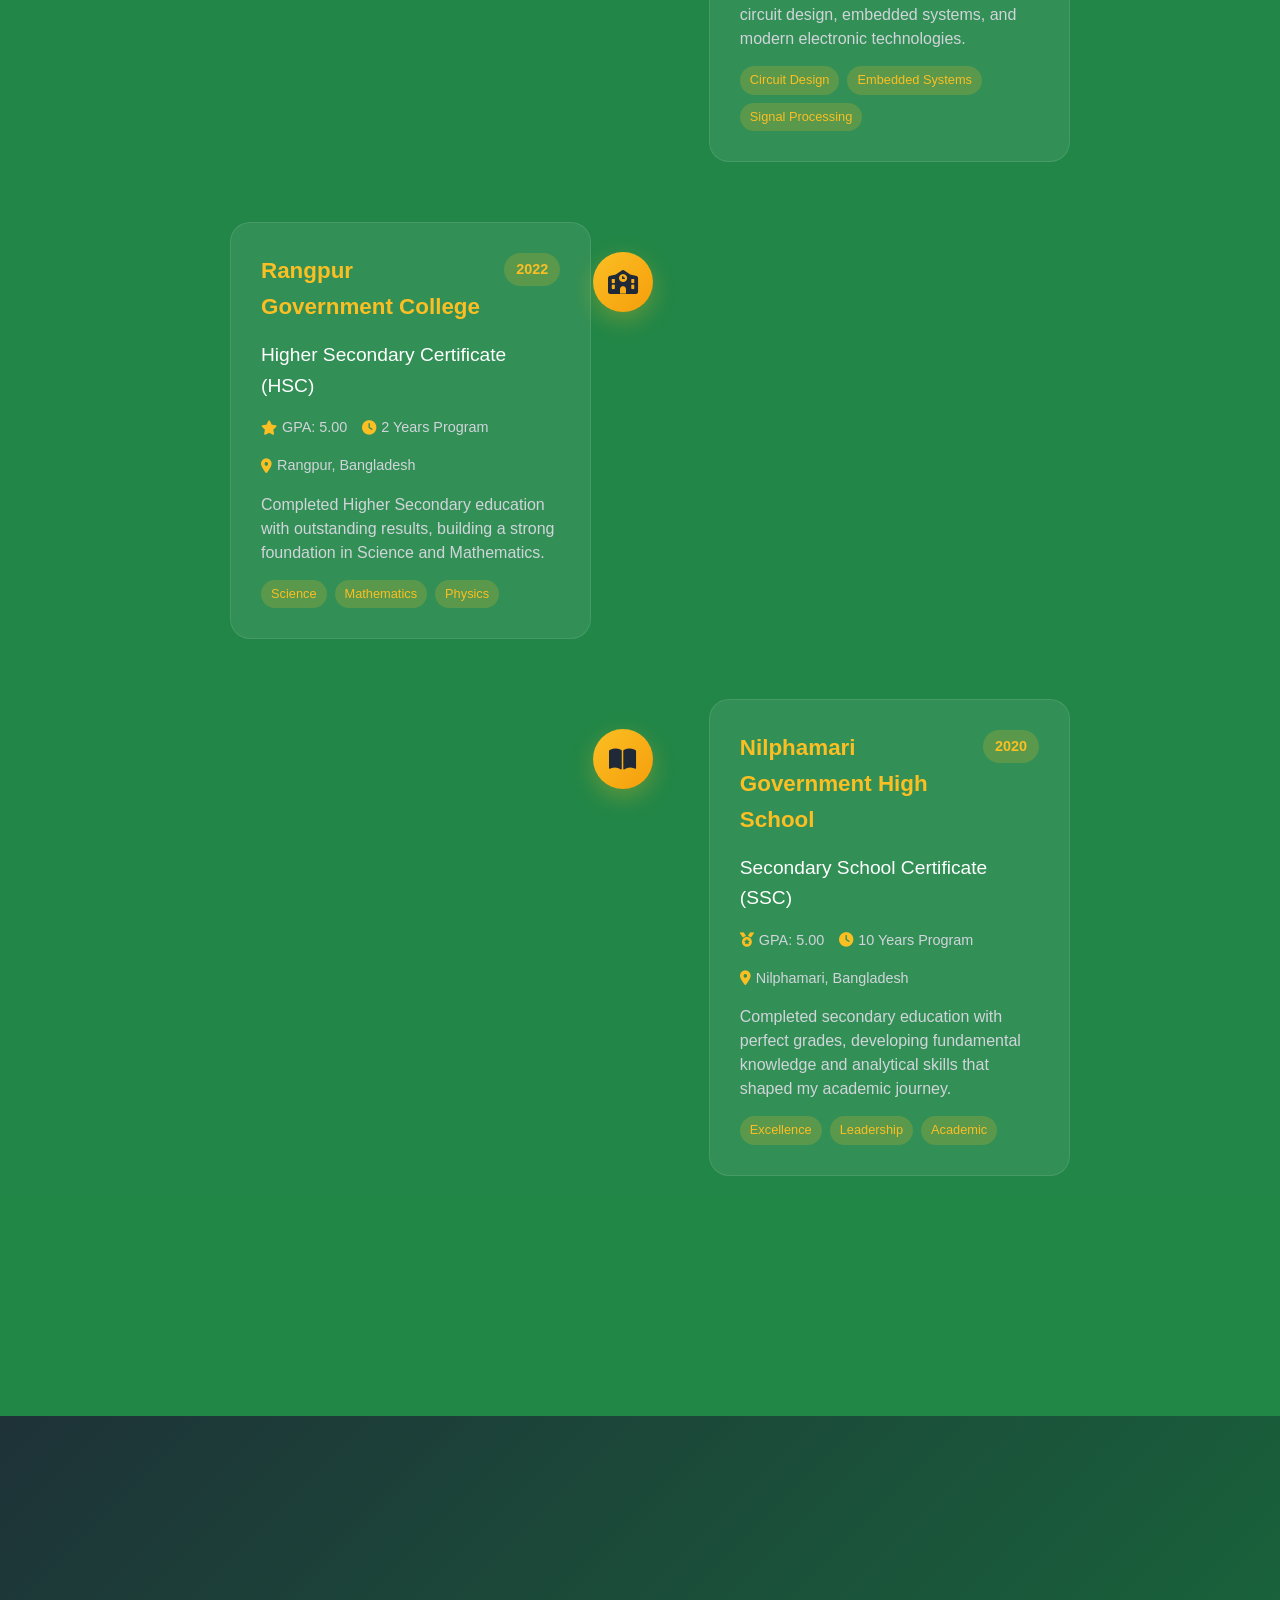
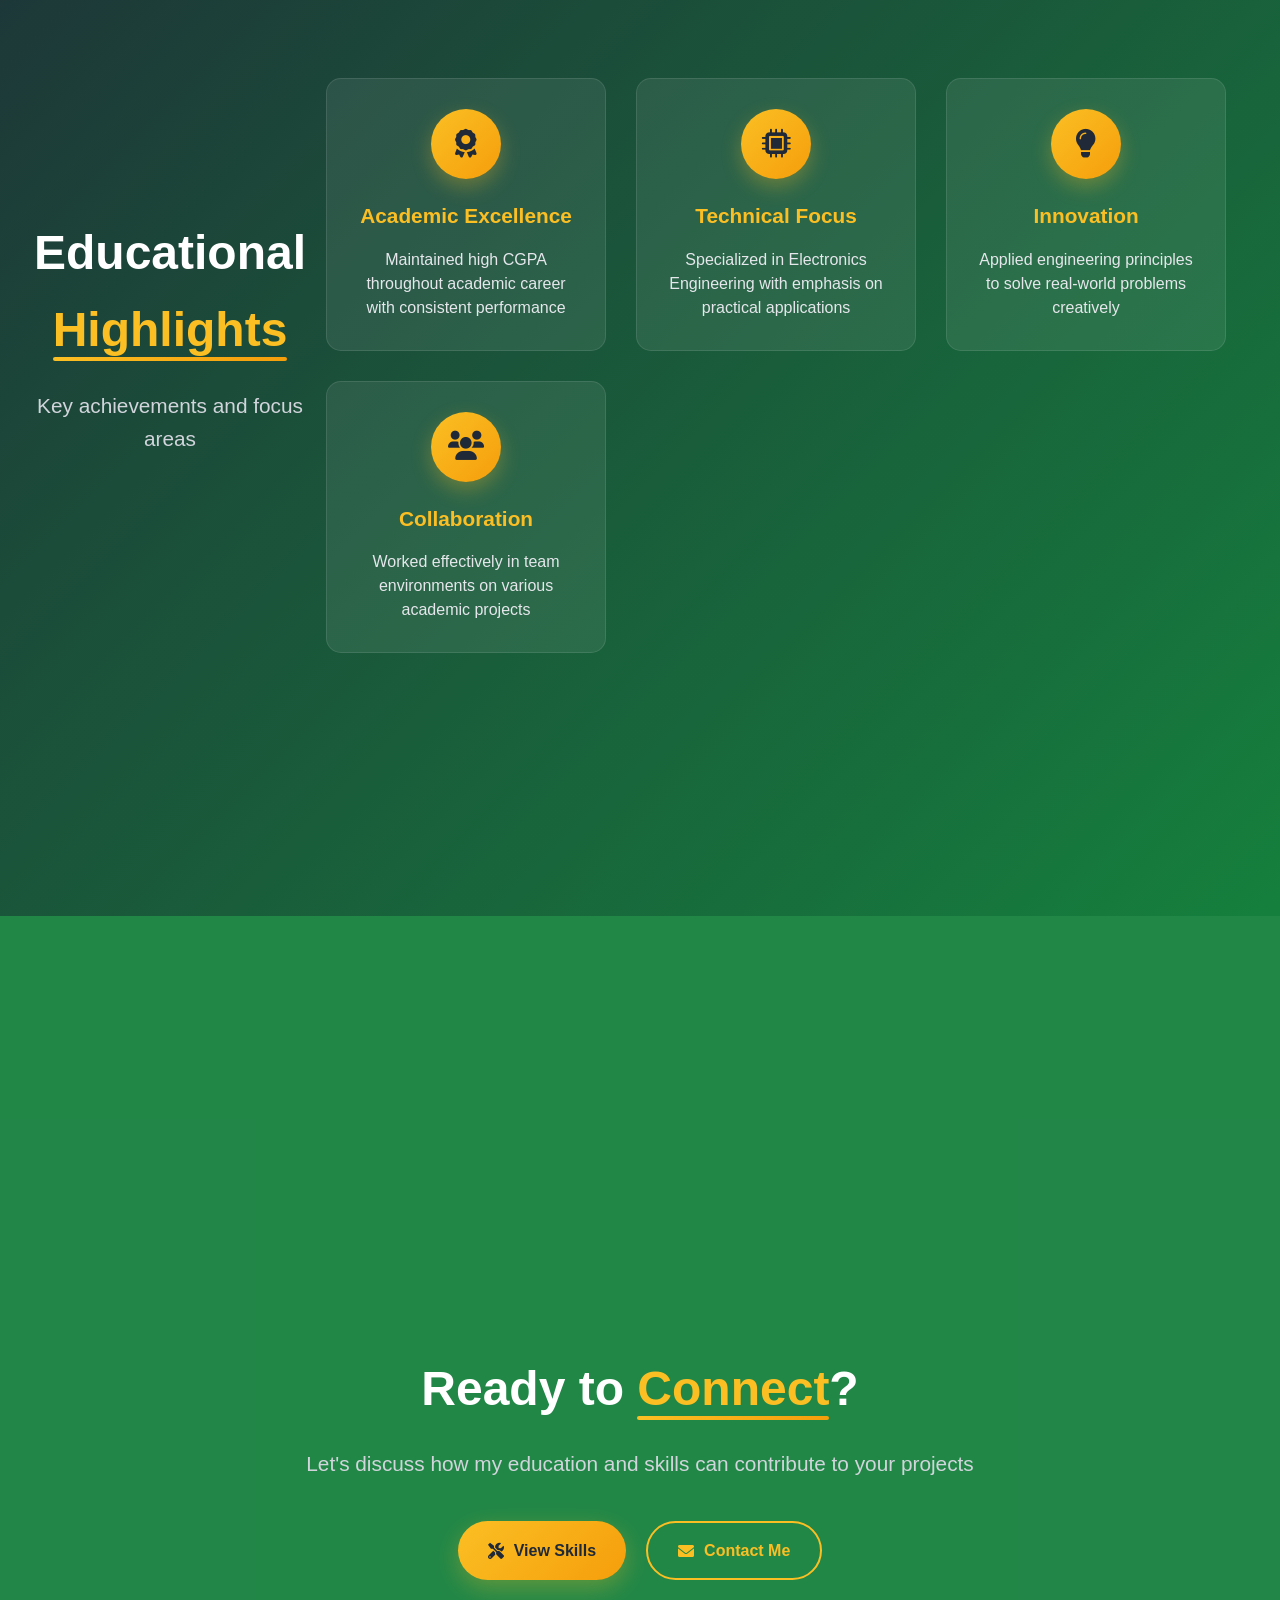
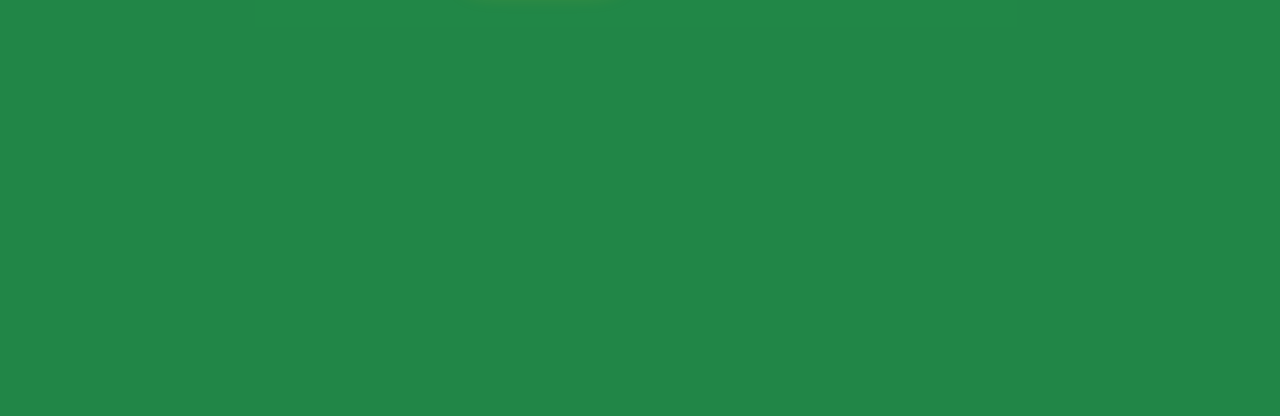
<file: education.html>
<!DOCTYPE html>
<html>
<head>
    <title>Education</title>
    <link rel="stylesheet" href="style.css">
    <link href="https://cdnjs.cloudflare.com/ajax/libs/font-awesome/6.0.0/css/all.min.css" rel="stylesheet">
</head>
<body>

<nav>
    <ul>
        <li><a href="index.html">Home</a></li>
        <li><a href="about.html">About</a></li>
        <li><a href="education.html" class="active">Education</a></li>
        <li><a href="skills.html">Skills</a></li>
        <li><a href="projects.html">Projects</a></li>
        <li><a href="contact.html">Contact</a></li>
    </ul>
    <button class="theme-btn" onclick="changeTheme()" title="Change Theme">
        <i class="fas fa-palette"></i>
    </button>
</nav>

<section class="education-hero">
    <div class="container">
        <div class="education-hero-content">
            <div class="education-hero-text">
                <h1 class="animate-text">My <span class="highlight">Education</span></h1>
                <p class="animate-text delay-1">Building knowledge through academic excellence and continuous learning</p>
                <div class="education-stats animate-text delay-2">
                    <div class="stat-item">
                        <div class="stat-number">3</div>
                        <div class="stat-label">Degrees</div>
                    </div>
                    <div class="stat-item">
                        <div class="stat-number">4.2</div>
                        <div class="stat-label">Avg CGPA</div>
                    </div>
                    <div class="stat-item">
                        <div class="stat-number">6+</div>
                        <div class="stat-label">Years</div>
                    </div>
                </div>
            </div>
            <div class="education-hero-visual animate-text delay-3">
                <div class="education-icon-container">
                    <div class="education-glow"></div>
                    <div class="education-icon">
                        <i class="fas fa-graduation-cap"></i>
                    </div>
                </div>
            </div>
        </div>
    </div>
</section>

<section class="education-timeline">
    <div class="container">
        <div class="timeline">
            <!-- BSc Degree -->
            <div class="timeline-item animate-text delay-1">
                <div class="timeline-marker">
                    <i class="fas fa-university"></i>
                </div>
                <div class="timeline-content">
                    <div class="timeline-header">
                        <h3>Rajshahi University of Engineering and Technology</h3>
                        <span class="timeline-year">2026</span>
                    </div>
                    <h4>BSc in Electronics Engineering</h4>
                    <div class="timeline-details">
                        <div class="detail-item">
                            <i class="fas fa-trophy"></i>
                            <span>CGPA: 3.75</span>
                        </div>
                        <div class="detail-item">
                            <i class="fas fa-clock"></i>
                            <span>4 Years Program</span>
                        </div>
                        <div class="detail-item">
                            <i class="fas fa-map-marker-alt"></i>
                            <span>Rajshahi, Bangladesh</span>
                        </div>
                    </div>
                    <p class="timeline-description">
                        Currently pursuing my Bachelor's degree in Electronics Engineering, focusing on
                        circuit design, embedded systems, and modern electronic technologies.
                    </p>
                    <div class="timeline-achievements">
                        <span class="achievement-tag">Circuit Design</span>
                        <span class="achievement-tag">Embedded Systems</span>
                        <span class="achievement-tag">Signal Processing</span>
                    </div>
                </div>
            </div>

            <!-- HSC -->
            <div class="timeline-item animate-text delay-2">
                <div class="timeline-marker">
                    <i class="fas fa-school"></i>
                </div>
                <div class="timeline-content">
                    <div class="timeline-header">
                        <h3>Rangpur Government College</h3>
                        <span class="timeline-year">2022</span>
                    </div>
                    <h4>Higher Secondary Certificate (HSC)</h4>
                    <div class="timeline-details">
                        <div class="detail-item">
                            <i class="fas fa-star"></i>
                            <span>GPA: 5.00</span>
                        </div>
                        <div class="detail-item">
                            <i class="fas fa-clock"></i>
                            <span>2 Years Program</span>
                        </div>
                        <div class="detail-item">
                            <i class="fas fa-map-marker-alt"></i>
                            <span>Rangpur, Bangladesh</span>
                        </div>
                    </div>
                    <p class="timeline-description">
                        Completed Higher Secondary education with outstanding results, building a strong
                        foundation in Science and Mathematics.
                    </p>
                    <div class="timeline-achievements">
                        <span class="achievement-tag">Science</span>
                        <span class="achievement-tag">Mathematics</span>
                        <span class="achievement-tag">Physics</span>
                    </div>
                </div>
            </div>

            <!-- SSC -->
            <div class="timeline-item animate-text delay-3">
                <div class="timeline-marker">
                    <i class="fas fa-book-open"></i>
                </div>
                <div class="timeline-content">
                    <div class="timeline-header">
                        <h3>Nilphamari Government High School</h3>
                        <span class="timeline-year">2020</span>
                    </div>
                    <h4>Secondary School Certificate (SSC)</h4>
                    <div class="timeline-details">
                        <div class="detail-item">
                            <i class="fas fa-medal"></i>
                            <span>GPA: 5.00</span>
                        </div>
                        <div class="detail-item">
                            <i class="fas fa-clock"></i>
                            <span>10 Years Program</span>
                        </div>
                        <div class="detail-item">
                            <i class="fas fa-map-marker-alt"></i>
                            <span>Nilphamari, Bangladesh</span>
                        </div>
                    </div>
                    <p class="timeline-description">
                        Completed secondary education with perfect grades, developing fundamental knowledge
                        and analytical skills that shaped my academic journey.
                    </p>
                    <div class="timeline-achievements">
                        <span class="achievement-tag">Excellence</span>
                        <span class="achievement-tag">Leadership</span>
                        <span class="achievement-tag">Academic</span>
                    </div>
                </div>
            </div>
        </div>
    </div>
</section>

<section class="education-highlights">
    <div class="container">
        <div class="section-header">
            <h2>Educational <span class="highlight">Highlights</span></h2>
            <p>Key achievements and focus areas</p>
        </div>
        <div class="highlights-grid">
            <div class="highlight-card">
                <div class="highlight-icon">
                    <i class="fas fa-award"></i>
                </div>
                <h4>Academic Excellence</h4>
                <p>Maintained high CGPA throughout academic career with consistent performance</p>
            </div>
            <div class="highlight-card">
                <div class="highlight-icon">
                    <i class="fas fa-microchip"></i>
                </div>
                <h4>Technical Focus</h4>
                <p>Specialized in Electronics Engineering with emphasis on practical applications</p>
            </div>
            <div class="highlight-card">
                <div class="highlight-icon">
                    <i class="fas fa-lightbulb"></i>
                </div>
                <h4>Innovation</h4>
                <p>Applied engineering principles to solve real-world problems creatively</p>
            </div>
            <div class="highlight-card">
                <div class="highlight-icon">
                    <i class="fas fa-users"></i>
                </div>
                <h4>Collaboration</h4>
                <p>Worked effectively in team environments on various academic projects</p>
            </div>
        </div>
    </div>
</section>

<section class="education-cta">
    <div class="container">
        <div class="cta-content">
            <h2>Ready to <span class="highlight">Connect</span>?</h2>
            <p>Let's discuss how my education and skills can contribute to your projects</p>
            <div class="cta-buttons">
                <a href="skills.html" class="btn-primary">
                    <i class="fas fa-tools"></i> View Skills
                </a>
                <a href="contact.html" class="btn-secondary">
                    <i class="fas fa-envelope"></i> Contact Me
                </a>
            </div>
        </div>
    </div>
</section>

<script src="script.js"></script>
</body>
</html>
</file>
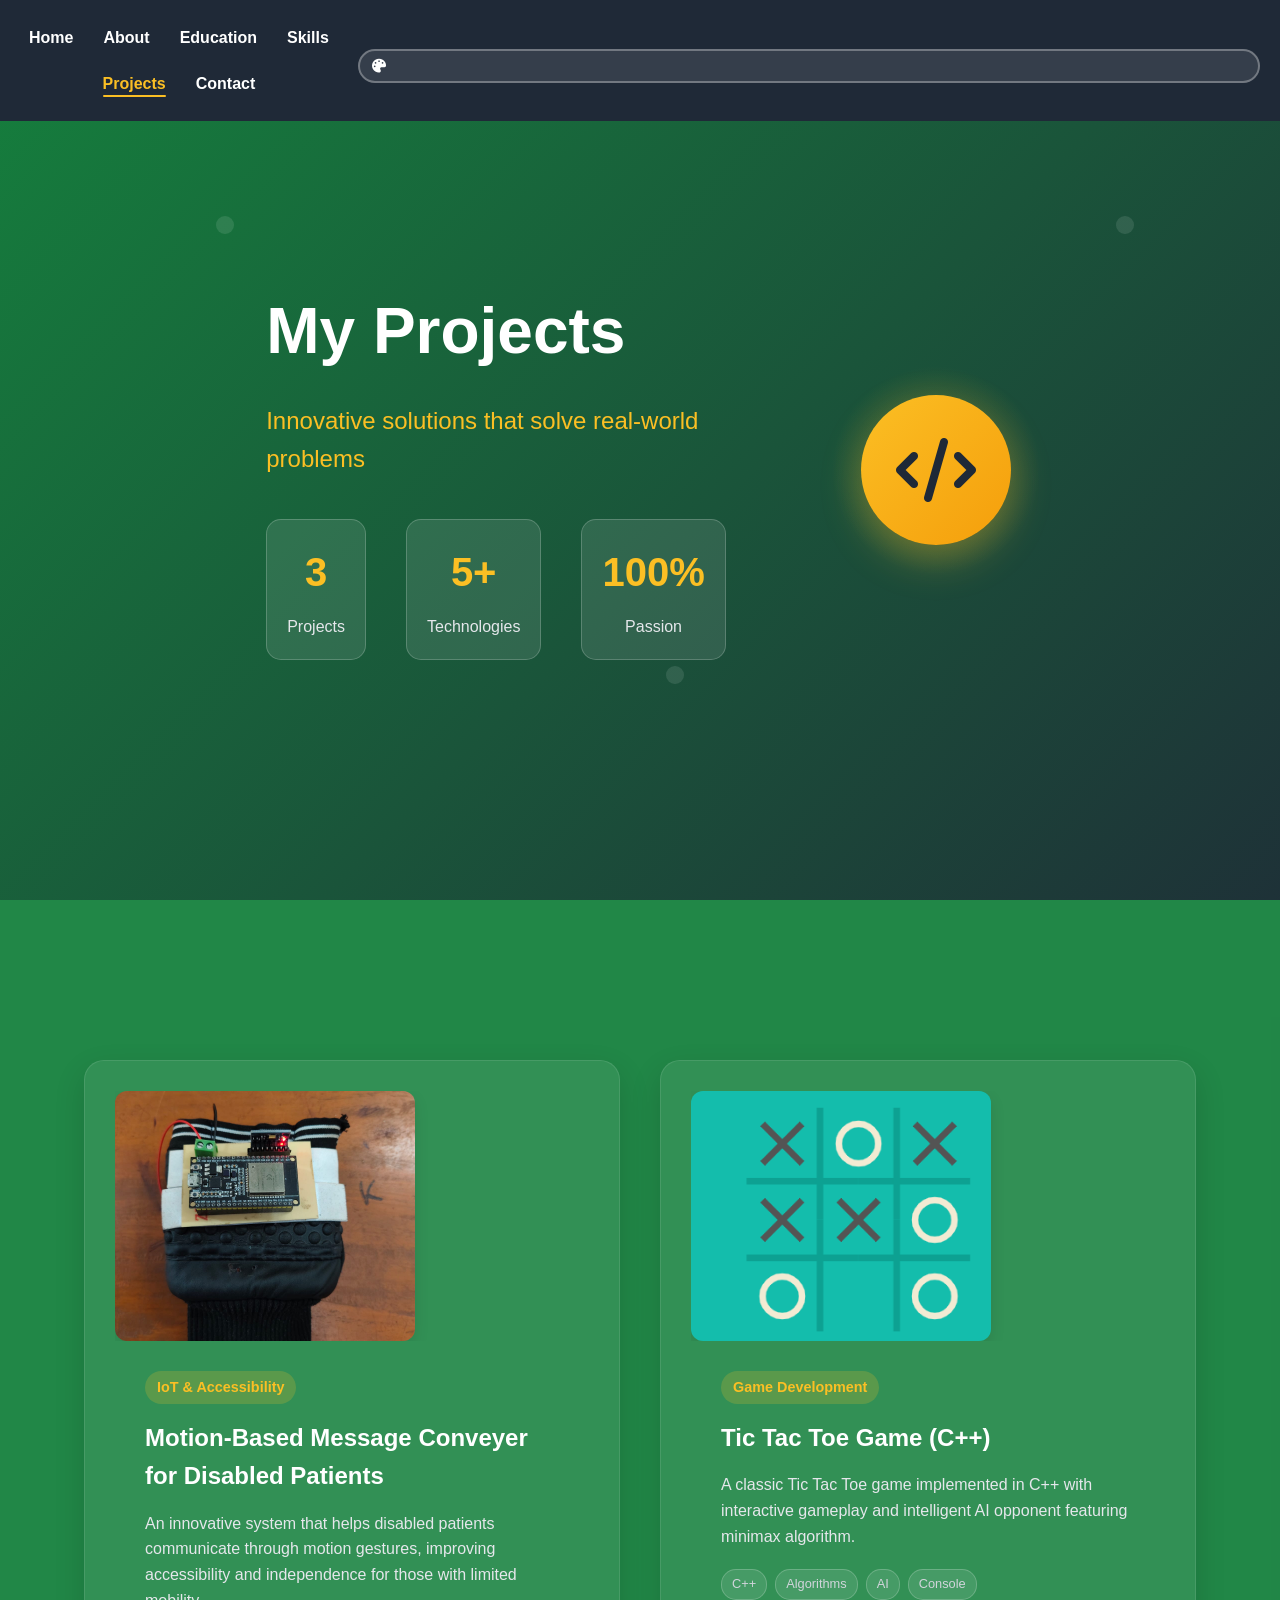
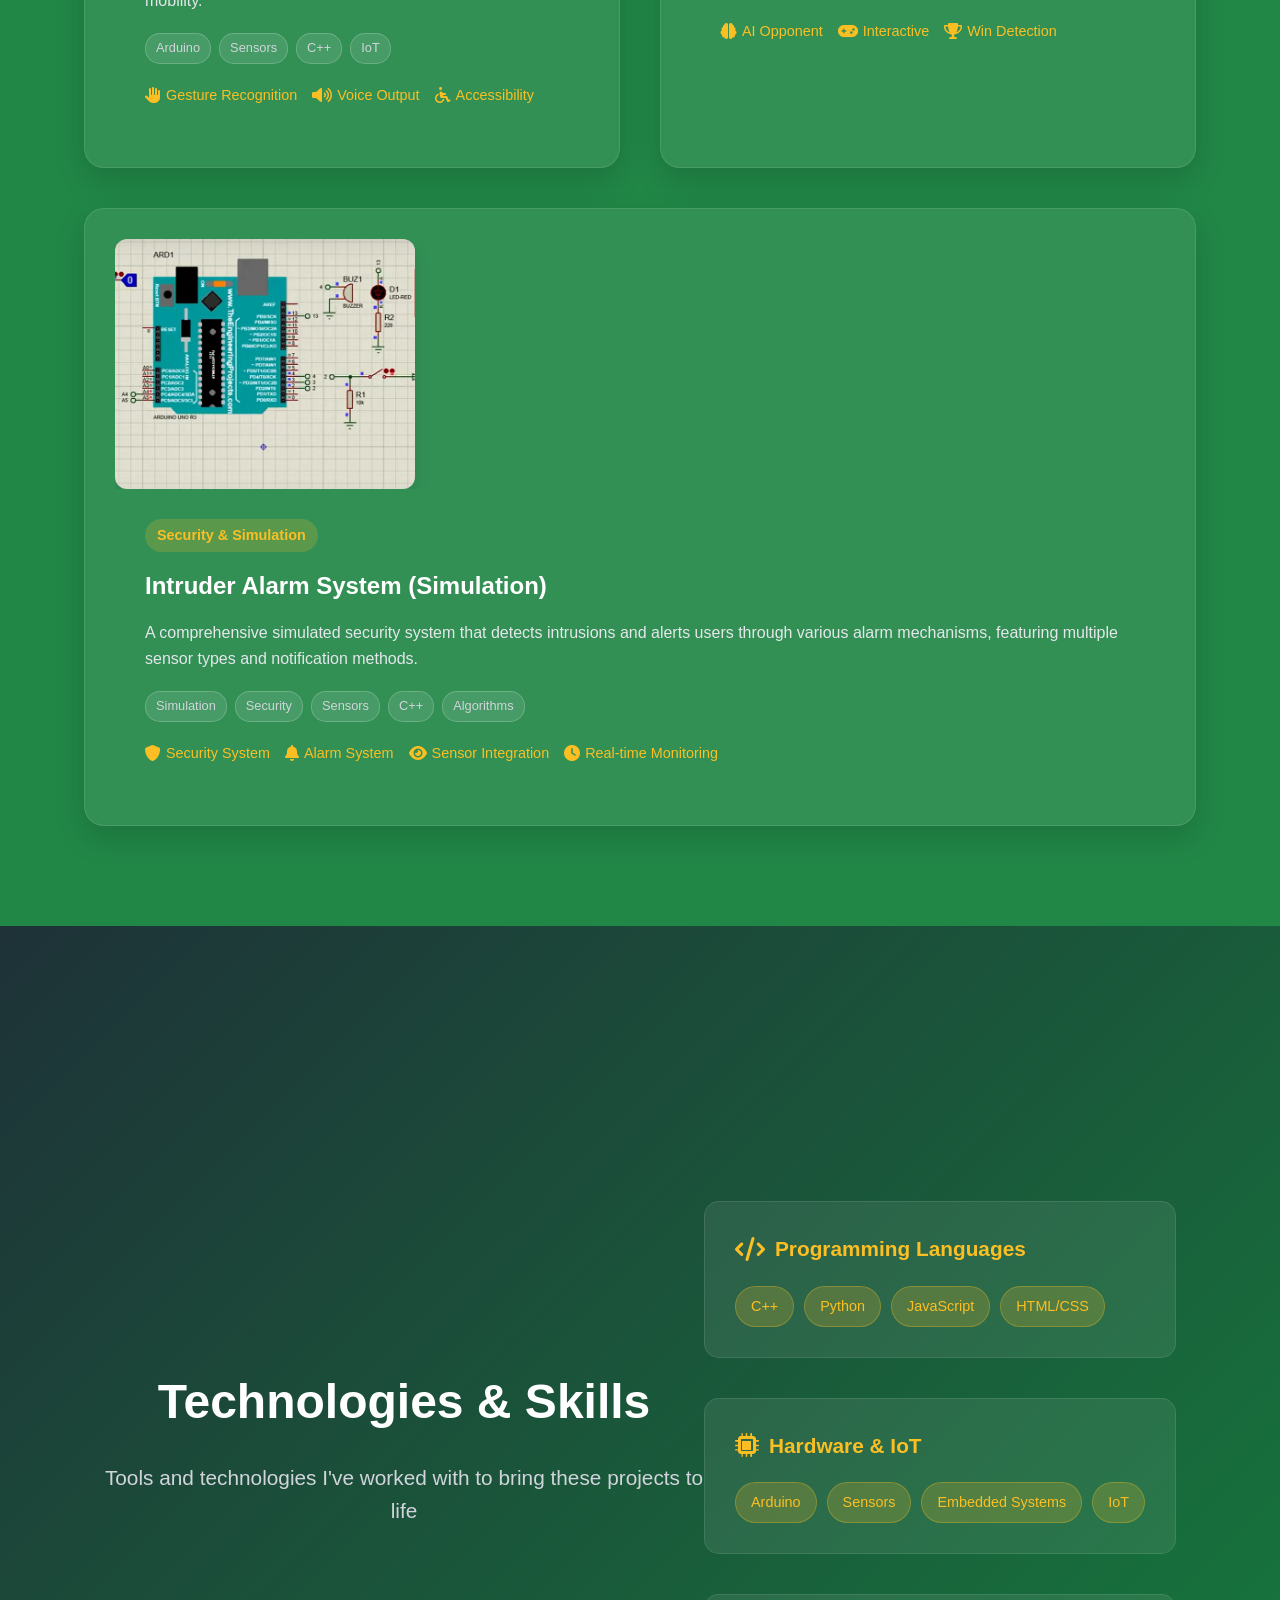
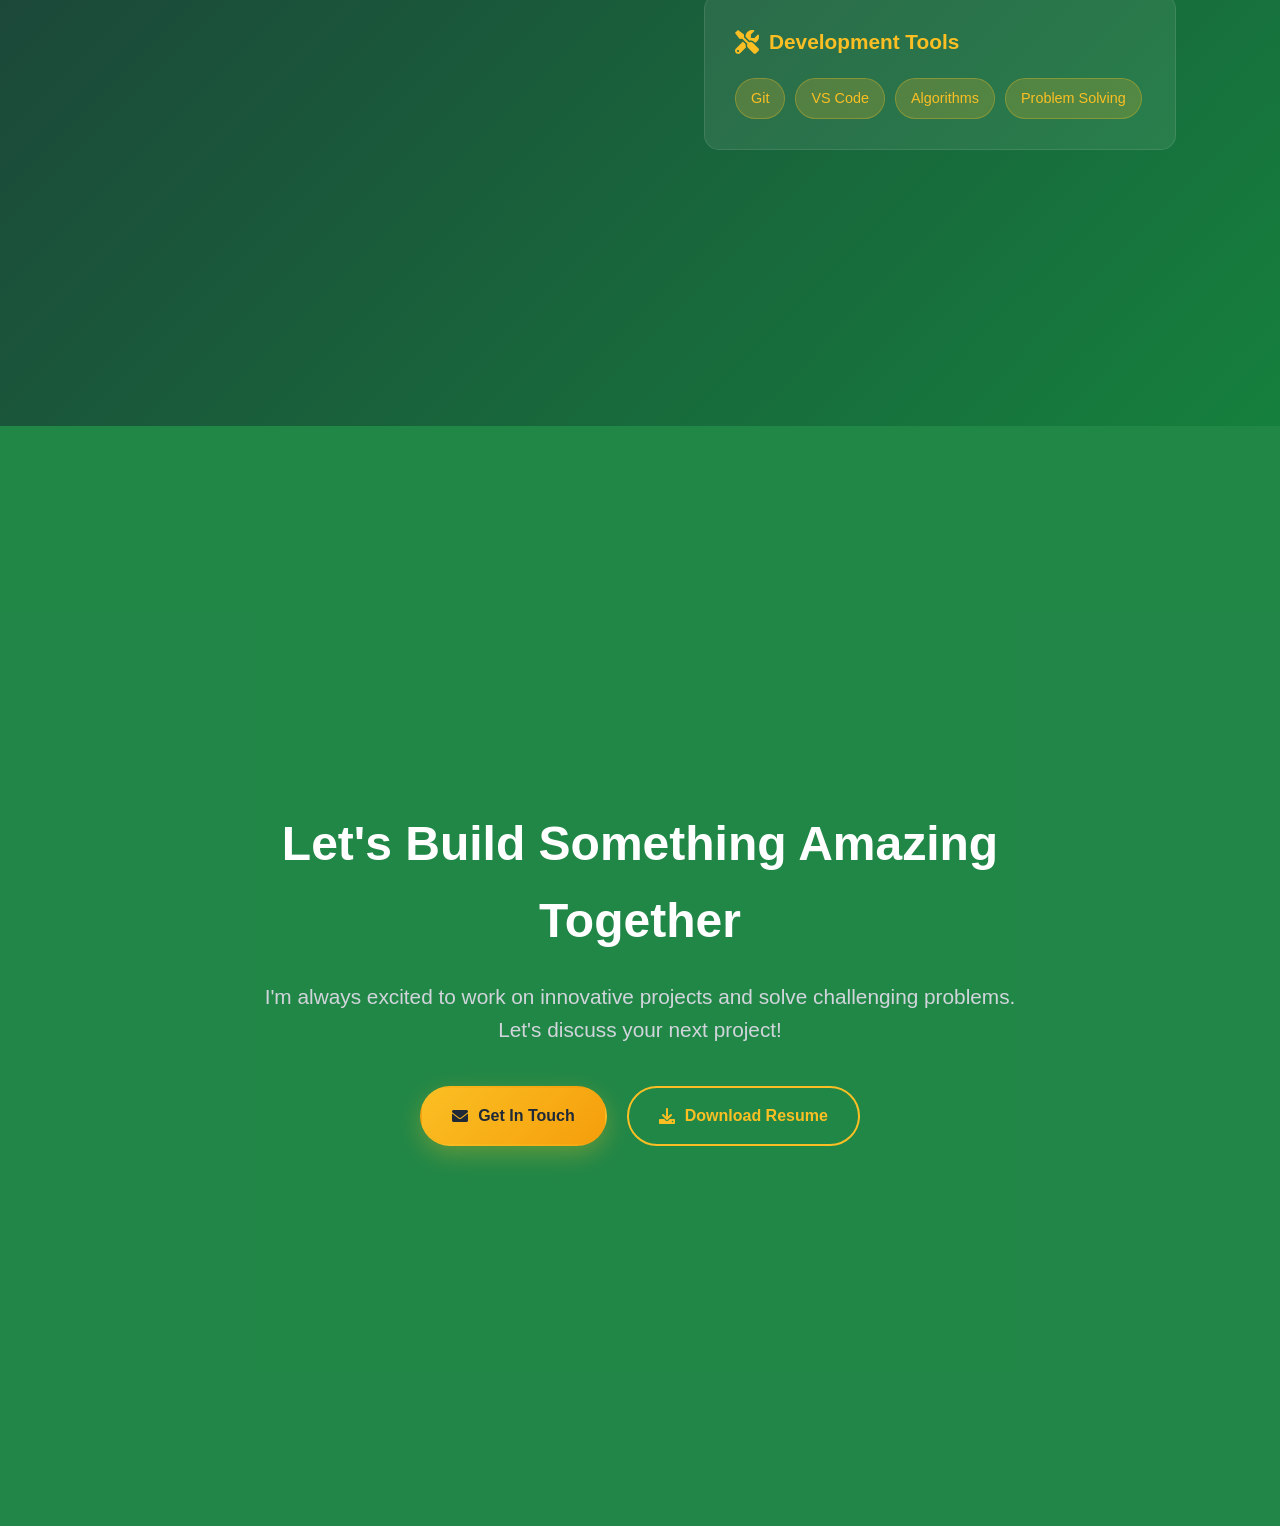
<file: projects.html>
<!DOCTYPE html>
<html lang="en">
<head>
    <meta charset="UTF-8">
    <meta name="viewport" content="width=device-width, initial-scale=1.0">
    <title>Projects - Portfolio</title>
    <link rel="stylesheet" href="style.css">
    <link rel="stylesheet" href="https://cdnjs.cloudflare.com/ajax/libs/font-awesome/6.0.0/css/all.min.css">
</head>
<body>
    <nav>
        <ul>
            <li><a href="index.html">Home</a></li>
            <li><a href="about.html">About</a></li>
            <li><a href="education.html">Education</a></li>
            <li><a href="skills.html">Skills</a></li>
            <li><a href="projects.html" class="active">Projects</a></li>
            <li><a href="contact.html">Contact</a></li>
        </ul>
        <button class="theme-btn" onclick="changeTheme()" title="Change Theme">
            <i class="fas fa-palette"></i>
        </button>
    </nav>

    <!-- Hero Section -->
    <section class="projects-hero">
        <div class="projects-hero-content">
            <div class="projects-hero-text">
                <h1>My Projects</h1>
                <p>Innovative solutions that solve real-world problems</p>
                <div class="projects-stats">
                    <div class="stat-item">
                        <span class="stat-number">3</span>
                        <span class="stat-label">Projects</span>
                    </div>
                    <div class="stat-item">
                        <span class="stat-number">5+</span>
                        <span class="stat-label">Technologies</span>
                    </div>
                    <div class="stat-item">
                        <span class="stat-number">100%</span>
                        <span class="stat-label">Passion</span>
                    </div>
                </div>
            </div>
            <div class="projects-hero-visual">
                <div class="projects-icon-container">
                    <div class="projects-glow"></div>
                    <div class="projects-icon">
                        <i class="fas fa-code"></i>
                    </div>
                </div>
            </div>
        </div>
    </section>

    <!-- Projects Showcase -->
    <section class="projects-showcase">
        <div class="container">
            <div class="projects-grid">
                <div class="project-card">
                    <div class="project-image">
                        <img src="MotionBased.jpg" alt="Motion-Based Message Conveyer">
                        <div class="project-overlay">
                            <div class="project-links">
                                <a href="#" class="project-link" title="View Code">
                                    <i class="fab fa-github"></i>
                                </a>
                                <a href="#" class="project-link" title="Live Demo">
                                    <i class="fas fa-external-link-alt"></i>
                                </a>
                            </div>
                        </div>
                    </div>
                    <div class="project-content">
                        <span class="project-category">IoT & Accessibility</span>
                        <h3>Motion-Based Message Conveyer for Disabled Patients</h3>
                        <p>An innovative system that helps disabled patients communicate through motion gestures, improving accessibility and independence for those with limited mobility.</p>
                        <div class="project-tech">
                            <span class="tech-tag">Arduino</span>
                            <span class="tech-tag">Sensors</span>
                            <span class="tech-tag">C++</span>
                            <span class="tech-tag">IoT</span>
                        </div>
                        <div class="project-features">
                            <div class="feature">
                                <i class="fas fa-hand-paper"></i>
                                <span>Gesture Recognition</span>
                            </div>
                            <div class="feature">
                                <i class="fas fa-volume-up"></i>
                                <span>Voice Output</span>
                            </div>
                            <div class="feature">
                                <i class="fas fa-wheelchair"></i>
                                <span>Accessibility</span>
                            </div>
                        </div>
                    </div>
                </div>

                <div class="project-card">
                    <div class="project-image">
                        <img src="tic tac toe.png" alt="Tic Tac Toe Game">
                        <div class="project-overlay">
                            <div class="project-links">
                                <a href="#" class="project-link" title="View Code">
                                    <i class="fab fa-github"></i>
                                </a>
                                <a href="#" class="project-link" title="Live Demo">
                                    <i class="fas fa-external-link-alt"></i>
                                </a>
                            </div>
                        </div>
                    </div>
                    <div class="project-content">
                        <span class="project-category">Game Development</span>
                        <h3>Tic Tac Toe Game (C++)</h3>
                        <p>A classic Tic Tac Toe game implemented in C++ with interactive gameplay and intelligent AI opponent featuring minimax algorithm.</p>
                        <div class="project-tech">
                            <span class="tech-tag">C++</span>
                            <span class="tech-tag">Algorithms</span>
                            <span class="tech-tag">AI</span>
                            <span class="tech-tag">Console</span>
                        </div>
                        <div class="project-features">
                            <div class="feature">
                                <i class="fas fa-brain"></i>
                                <span>AI Opponent</span>
                            </div>
                            <div class="feature">
                                <i class="fas fa-gamepad"></i>
                                <span>Interactive</span>
                            </div>
                            <div class="feature">
                                <i class="fas fa-trophy"></i>
                                <span>Win Detection</span>
                            </div>
                        </div>
                    </div>
                </div>

                <div class="project-card full-width">
                    <div class="project-image">
                        <img src="IntuderAlam.png" alt="Intruder Alarm System">
                        <div class="project-overlay">
                            <div class="project-links">
                                <a href="#" class="project-link" title="View Code">
                                    <i class="fab fa-github"></i>
                                </a>
                                <a href="#" class="project-link" title="Live Demo">
                                    <i class="fas fa-external-link-alt"></i>
                                </a>
                            </div>
                        </div>
                    </div>
                    <div class="project-content">
                        <span class="project-category">Security & Simulation</span>
                        <h3>Intruder Alarm System (Simulation)</h3>
                        <p>A comprehensive simulated security system that detects intrusions and alerts users through various alarm mechanisms, featuring multiple sensor types and notification methods.</p>
                        <div class="project-tech">
                            <span class="tech-tag">Simulation</span>
                            <span class="tech-tag">Security</span>
                            <span class="tech-tag">Sensors</span>
                            <span class="tech-tag">C++</span>
                            <span class="tech-tag">Algorithms</span>
                        </div>
                        <div class="project-features">
                            <div class="feature">
                                <i class="fas fa-shield-alt"></i>
                                <span>Security System</span>
                            </div>
                            <div class="feature">
                                <i class="fas fa-bell"></i>
                                <span>Alarm System</span>
                            </div>
                            <div class="feature">
                                <i class="fas fa-eye"></i>
                                <span>Sensor Integration</span>
                            </div>
                            <div class="feature">
                                <i class="fas fa-clock"></i>
                                <span>Real-time Monitoring</span>
                            </div>
                        </div>
                    </div>
                </div>
            </div>
        </div>
    </section>

    <!-- Skills Section -->
    <section class="projects-skills">
        <div class="container">
            <div class="section-header">
                <h2>Technologies & Skills</h2>
                <p>Tools and technologies I've worked with to bring these projects to life</p>
            </div>
            <div class="skills-showcase">
                <div class="skill-category">
                    <h4><i class="fas fa-code"></i> Programming Languages</h4>
                    <div class="skill-tags">
                        <span class="skill-tag">C++</span>
                        <span class="skill-tag">Python</span>
                        <span class="skill-tag">JavaScript</span>
                        <span class="skill-tag">HTML/CSS</span>
                    </div>
                </div>
                <div class="skill-category">
                    <h4><i class="fas fa-microchip"></i> Hardware & IoT</h4>
                    <div class="skill-tags">
                        <span class="skill-tag">Arduino</span>
                        <span class="skill-tag">Sensors</span>
                        <span class="skill-tag">Embedded Systems</span>
                        <span class="skill-tag">IoT</span>
                    </div>
                </div>
                <div class="skill-category">
                    <h4><i class="fas fa-tools"></i> Development Tools</h4>
                    <div class="skill-tags">
                        <span class="skill-tag">Git</span>
                        <span class="skill-tag">VS Code</span>
                        <span class="skill-tag">Algorithms</span>
                        <span class="skill-tag">Problem Solving</span>
                    </div>
                </div>
            </div>
        </div>
    </section>

    <!-- CTA Section -->
    <section class="projects-cta">
        <div class="container">
            <div class="cta-content">
                <h2>Let's Build Something Amazing Together</h2>
                <p>I'm always excited to work on innovative projects and solve challenging problems. Let's discuss your next project!</p>
                <div class="cta-buttons">
                    <a href="contact.html" class="btn btn-primary">
                        <i class="fas fa-envelope"></i> Get In Touch
                    </a>
                    <a href="#" class="btn btn-secondary">
                        <i class="fas fa-download"></i> Download Resume
                    </a>
                </div>
            </div>
        </div>
    </section>

    <script src="script.js"></script>
</body>
</html>
</file>
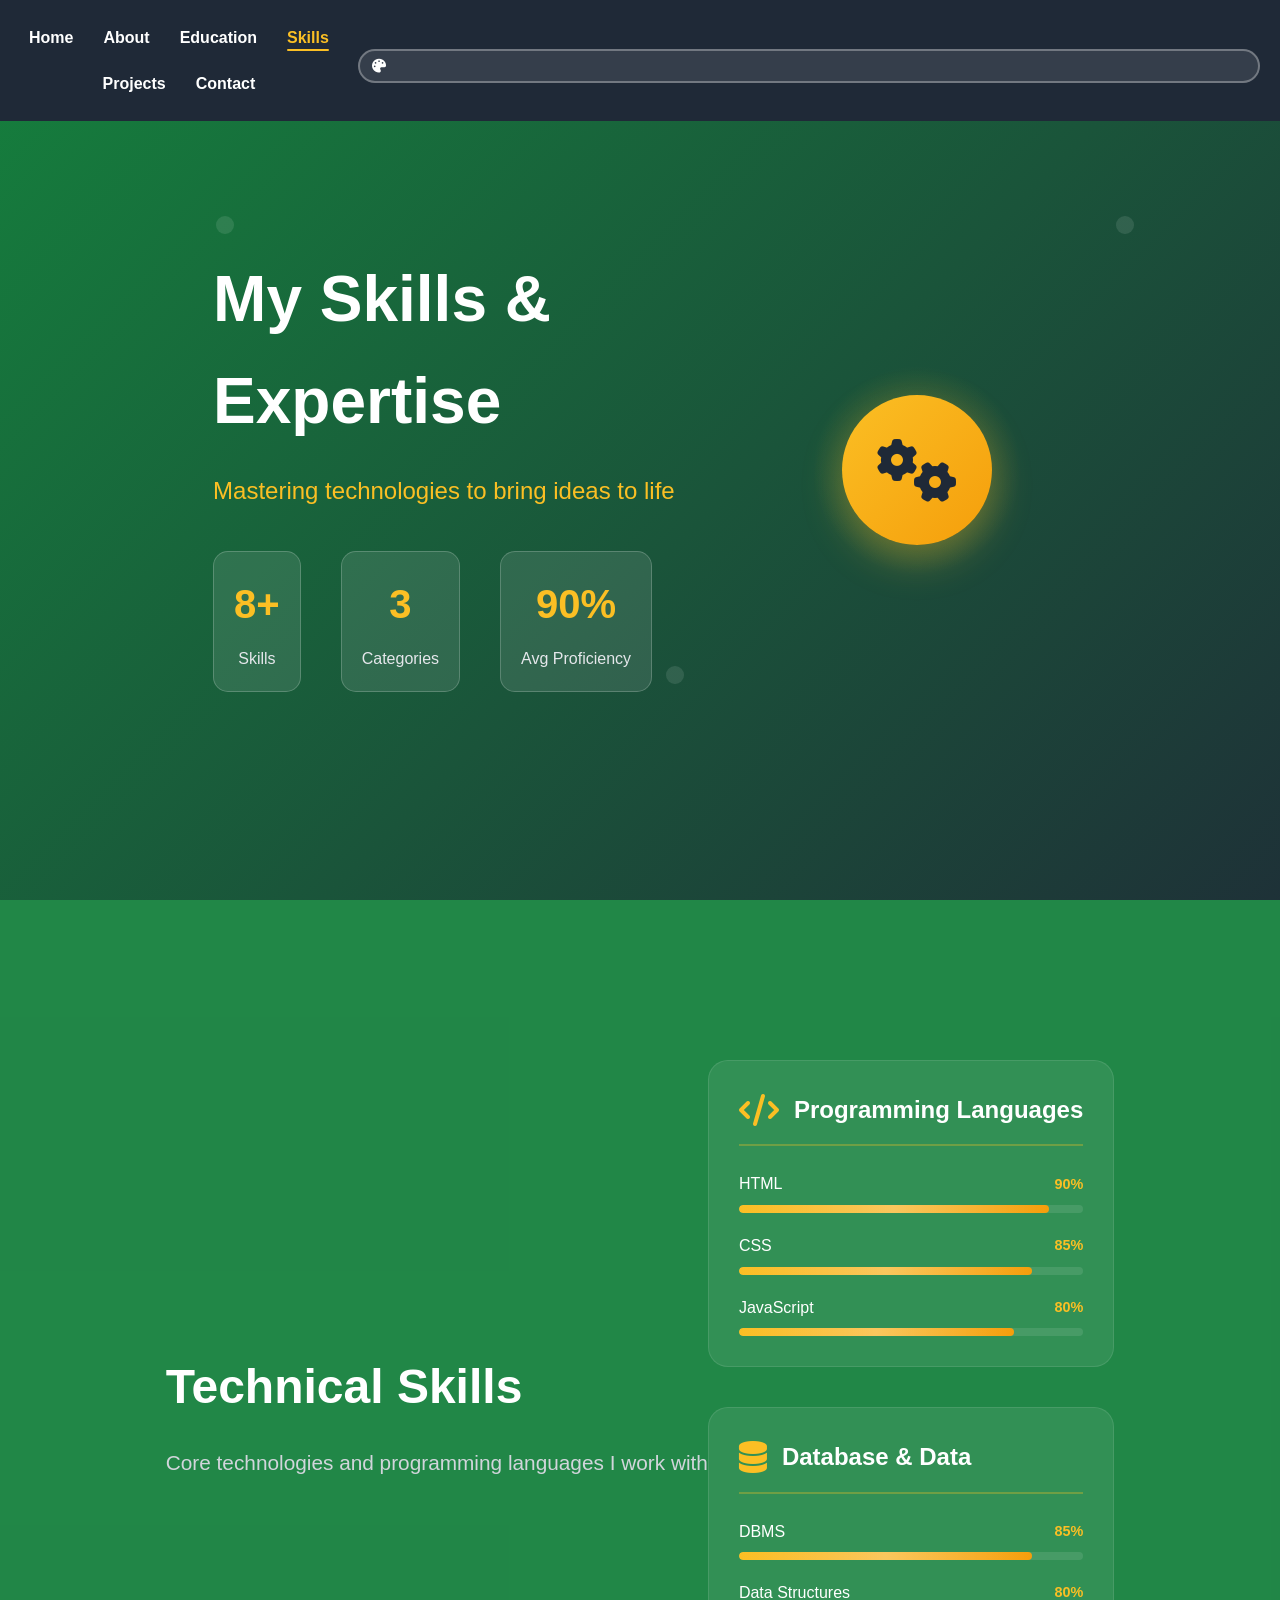
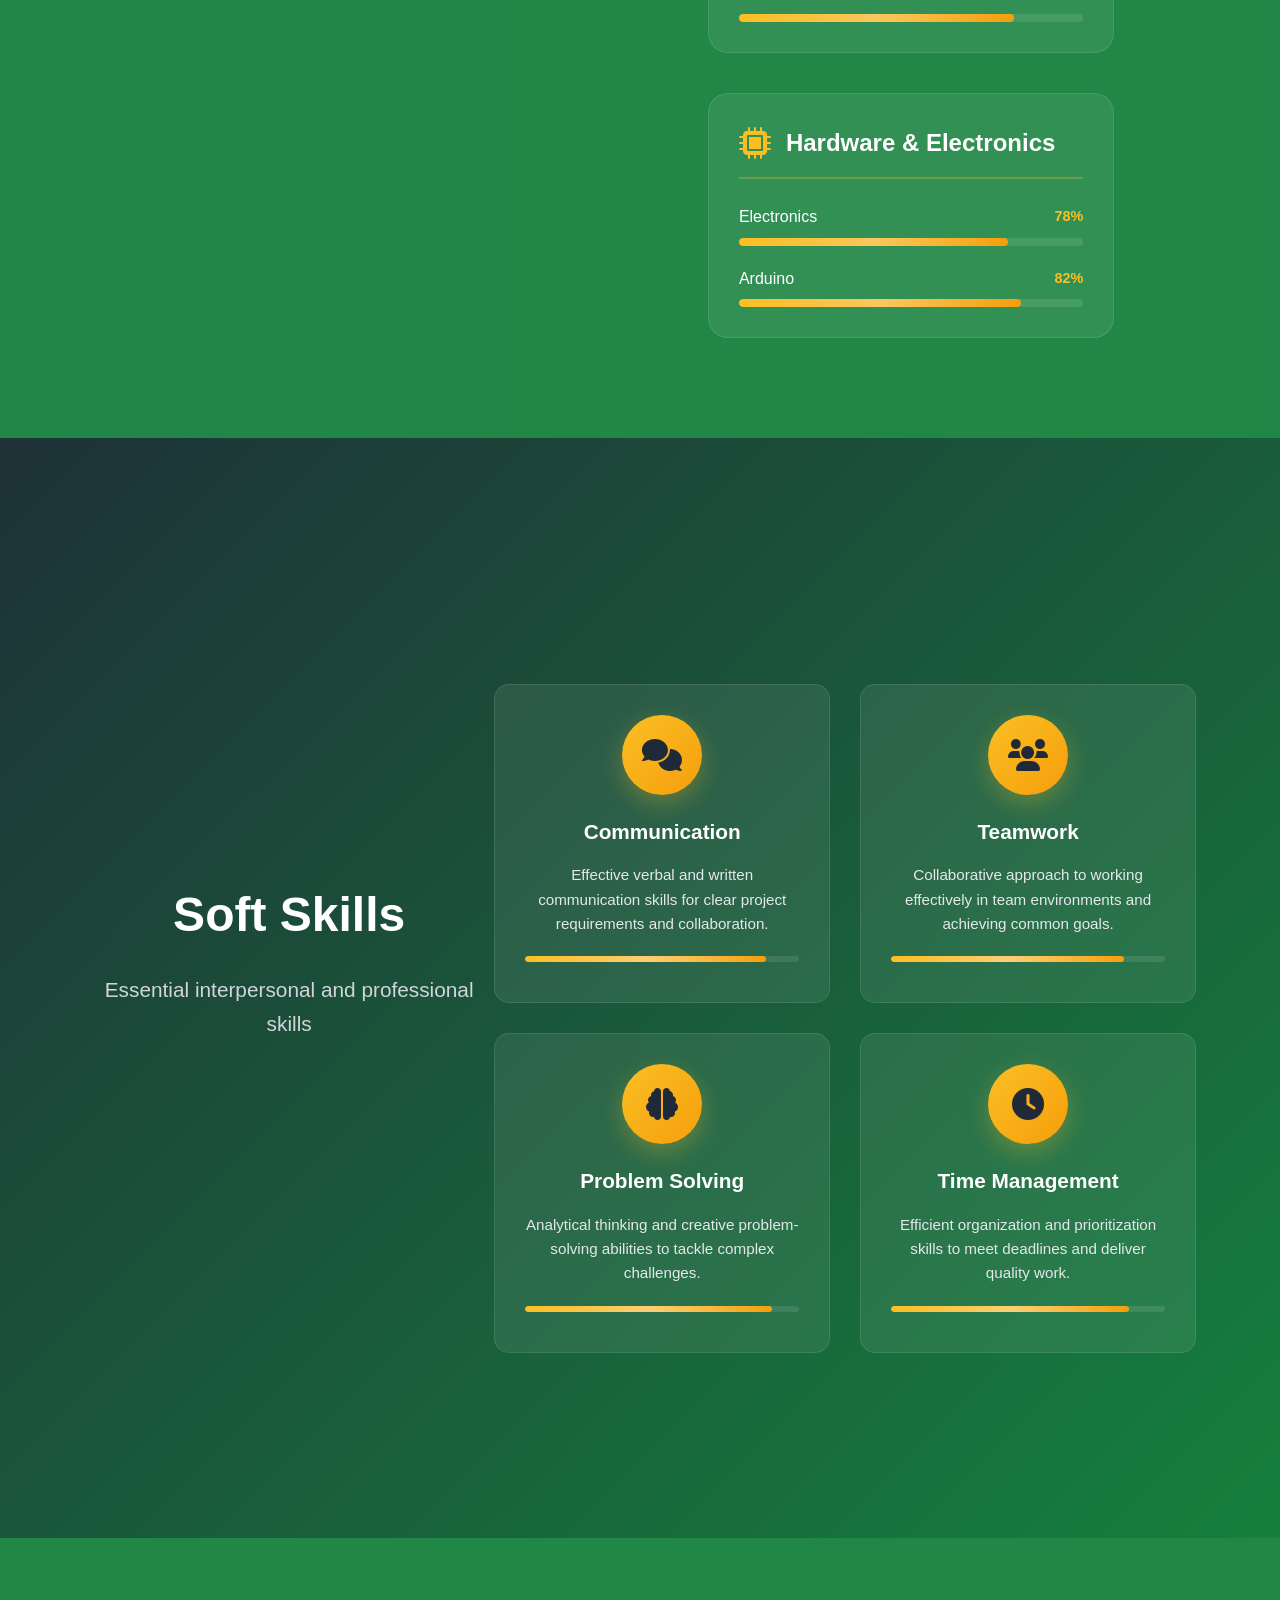
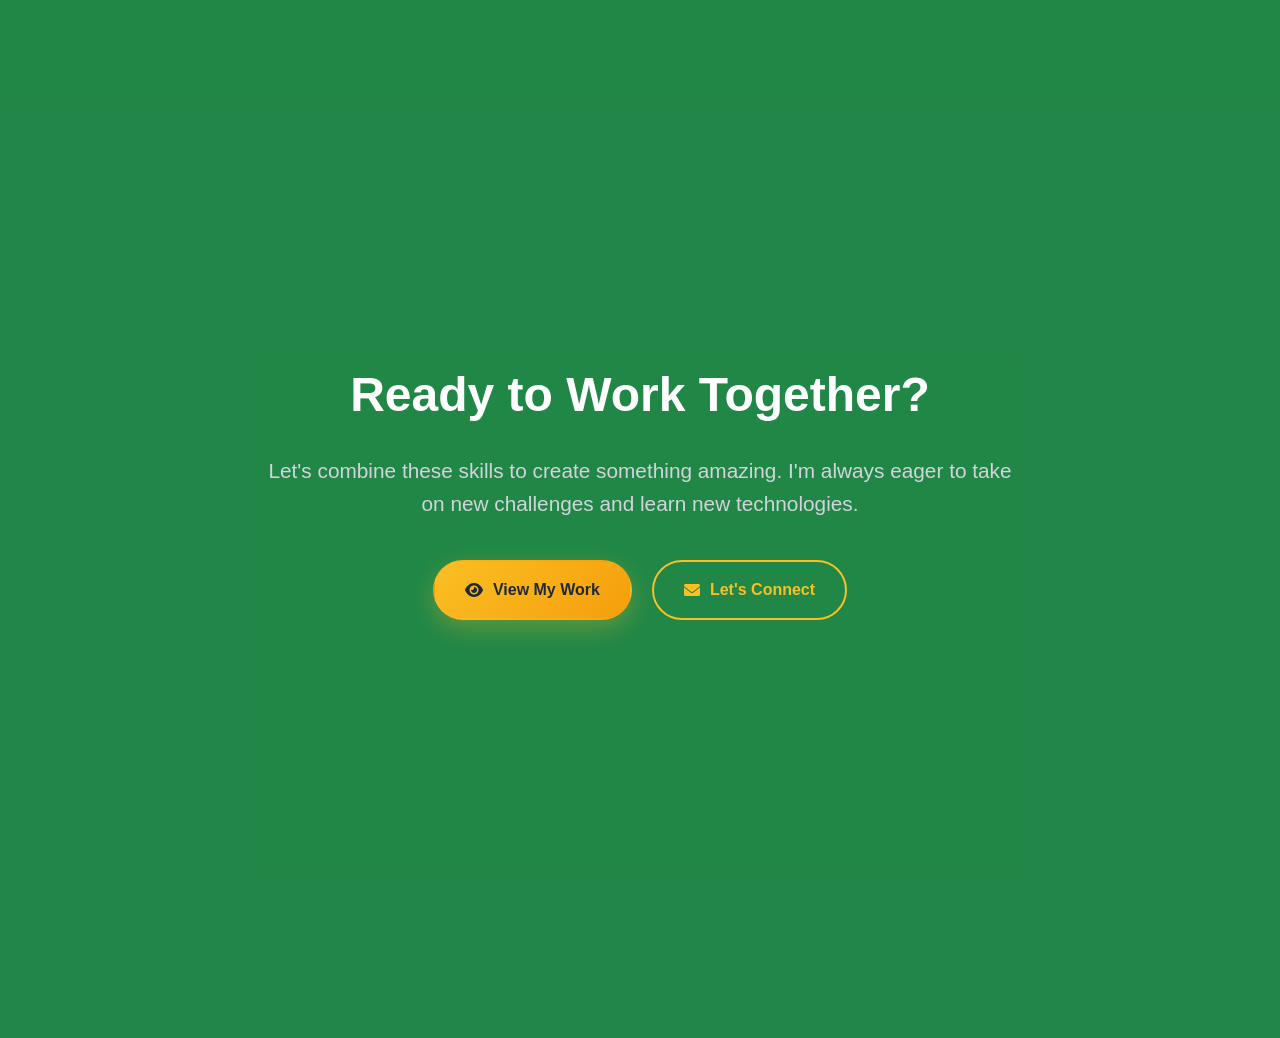
<file: skills.html>
<!DOCTYPE html>
<html lang="en">
<head>
    <meta charset="UTF-8">
    <meta name="viewport" content="width=device-width, initial-scale=1.0">
    <title>Skills - Portfolio</title>
    <link rel="stylesheet" href="style.css">
    <link rel="stylesheet" href="https://cdnjs.cloudflare.com/ajax/libs/font-awesome/6.0.0/css/all.min.css">
</head>
<body>
    <nav>
        <ul>
            <li><a href="index.html">Home</a></li>
            <li><a href="about.html">About</a></li>
            <li><a href="education.html">Education</a></li>
            <li><a href="skills.html" class="active">Skills</a></li>
            <li><a href="projects.html">Projects</a></li>
            <li><a href="contact.html">Contact</a></li>
        </ul>
        <button class="theme-btn" onclick="changeTheme()" title="Change Theme">
            <i class="fas fa-palette"></i>
        </button>
    </nav>

    <!-- Hero Section -->
    <section class="skills-hero">
        <div class="skills-hero-content">
            <div class="skills-hero-text">
                <h1>My Skills & Expertise</h1>
                <p>Mastering technologies to bring ideas to life</p>
                <div class="skills-stats">
                    <div class="stat-item">
                        <span class="stat-number">8+</span>
                        <span class="stat-label">Skills</span>
                    </div>
                    <div class="stat-item">
                        <span class="stat-number">3</span>
                        <span class="stat-label">Categories</span>
                    </div>
                    <div class="stat-item">
                        <span class="stat-number">90%</span>
                        <span class="stat-label">Avg Proficiency</span>
                    </div>
                </div>
            </div>
            <div class="skills-hero-visual">
                <div class="skills-icon-container">
                    <div class="skills-glow"></div>
                    <div class="skills-icon">
                        <i class="fas fa-cogs"></i>
                    </div>
                </div>
            </div>
        </div>
    </section>

    <!-- Technical Skills Section -->
    <section class="technical-skills">
        <div class="container">
            <div class="section-header">
                <h2>Technical Skills</h2>
                <p>Core technologies and programming languages I work with</p>
            </div>
            <div class="skills-grid">
                <div class="skill-category-card">
                    <div class="skill-category-header">
                        <i class="fas fa-code"></i>
                        <h3>Programming Languages</h3>
                    </div>
                    <div class="skill-items">
                        <div class="skill-item">
                            <div class="skill-info">
                                <span class="skill-name">HTML</span>
                                <span class="skill-percentage">90%</span>
                            </div>
                            <div class="skill-bar">
                                <div class="skill-progress" style="width: 90%"></div>
                            </div>
                        </div>
                        <div class="skill-item">
                            <div class="skill-info">
                                <span class="skill-name">CSS</span>
                                <span class="skill-percentage">85%</span>
                            </div>
                            <div class="skill-bar">
                                <div class="skill-progress" style="width: 85%"></div>
                            </div>
                        </div>
                        <div class="skill-item">
                            <div class="skill-info">
                                <span class="skill-name">JavaScript</span>
                                <span class="skill-percentage">80%</span>
                            </div>
                            <div class="skill-bar">
                                <div class="skill-progress" style="width: 80%"></div>
                            </div>
                        </div>
                    </div>
                </div>

                <div class="skill-category-card">
                    <div class="skill-category-header">
                        <i class="fas fa-database"></i>
                        <h3>Database & Data</h3>
                    </div>
                    <div class="skill-items">
                        <div class="skill-item">
                            <div class="skill-info">
                                <span class="skill-name">DBMS</span>
                                <span class="skill-percentage">85%</span>
                            </div>
                            <div class="skill-bar">
                                <div class="skill-progress" style="width: 85%"></div>
                            </div>
                        </div>
                        <div class="skill-item">
                            <div class="skill-info">
                                <span class="skill-name">Data Structures</span>
                                <span class="skill-percentage">80%</span>
                            </div>
                            <div class="skill-bar">
                                <div class="skill-progress" style="width: 80%"></div>
                            </div>
                        </div>
                    </div>
                </div>

                <div class="skill-category-card">
                    <div class="skill-category-header">
                        <i class="fas fa-microchip"></i>
                        <h3>Hardware & Electronics</h3>
                    </div>
                    <div class="skill-items">
                        <div class="skill-item">
                            <div class="skill-info">
                                <span class="skill-name">Electronics</span>
                                <span class="skill-percentage">78%</span>
                            </div>
                            <div class="skill-bar">
                                <div class="skill-progress" style="width: 78%"></div>
                            </div>
                        </div>
                        <div class="skill-item">
                            <div class="skill-info">
                                <span class="skill-name">Arduino</span>
                                <span class="skill-percentage">82%</span>
                            </div>
                            <div class="skill-bar">
                                <div class="skill-progress" style="width: 82%"></div>
                            </div>
                        </div>
                    </div>
                </div>
            </div>
        </div>
    </section>

    <!-- Soft Skills Section -->
    <section class="soft-skills">
        <div class="container">
            <div class="section-header">
                <h2>Soft Skills</h2>
                <p>Essential interpersonal and professional skills</p>
            </div>
            <div class="soft-skills-grid">
                <div class="soft-skill-card">
                    <div class="soft-skill-icon">
                        <i class="fas fa-comments"></i>
                    </div>
                    <div class="soft-skill-content">
                        <h4>Communication</h4>
                        <p>Effective verbal and written communication skills for clear project requirements and collaboration.</p>
                        <div class="skill-meter">
                            <div class="skill-meter-fill" style="width: 88%"></div>
                            <span class="skill-meter-label">88%</span>
                        </div>
                    </div>
                </div>

                <div class="soft-skill-card">
                    <div class="soft-skill-icon">
                        <i class="fas fa-users"></i>
                    </div>
                    <div class="soft-skill-content">
                        <h4>Teamwork</h4>
                        <p>Collaborative approach to working effectively in team environments and achieving common goals.</p>
                        <div class="skill-meter">
                            <div class="skill-meter-fill" style="width: 85%"></div>
                            <span class="skill-meter-label">85%</span>
                        </div>
                    </div>
                </div>

                <div class="soft-skill-card">
                    <div class="soft-skill-icon">
                        <i class="fas fa-brain"></i>
                    </div>
                    <div class="soft-skill-content">
                        <h4>Problem Solving</h4>
                        <p>Analytical thinking and creative problem-solving abilities to tackle complex challenges.</p>
                        <div class="skill-meter">
                            <div class="skill-meter-fill" style="width: 90%"></div>
                            <span class="skill-meter-label">90%</span>
                        </div>
                    </div>
                </div>

                <div class="soft-skill-card">
                    <div class="soft-skill-icon">
                        <i class="fas fa-clock"></i>
                    </div>
                    <div class="soft-skill-content">
                        <h4>Time Management</h4>
                        <p>Efficient organization and prioritization skills to meet deadlines and deliver quality work.</p>
                        <div class="skill-meter">
                            <div class="skill-meter-fill" style="width: 87%"></div>
                            <span class="skill-meter-label">87%</span>
                        </div>
                    </div>
                </div>
            </div>
        </div>
    </section>

    <!-- Skills CTA Section -->
    <section class="skills-cta">
        <div class="container">
            <div class="cta-content">
                <h2>Ready to Work Together?</h2>
                <p>Let's combine these skills to create something amazing. I'm always eager to take on new challenges and learn new technologies.</p>
                <div class="cta-buttons">
                    <a href="projects.html" class="btn btn-primary">
                        <i class="fas fa-eye"></i> View My Work
                    </a>
                    <a href="contact.html" class="btn btn-secondary">
                        <i class="fas fa-envelope"></i> Let's Connect
                    </a>
                </div>
            </div>
        </div>
    </section>

    <script src="script.js"></script>
</body>
</html>
</file>
<file: style.css>
* {
    margin: 0;
    padding: 0;
    box-sizing: border-box;
    font-family: Arial, sans-serif;
}

body {
    background: #15803d;
    color: white;
    line-height: 1.6;
}

nav {
    background: #1f2937;
    padding: 15px 0;
    position: fixed;
    top: 0;
    width: 100%;
    z-index: 1000;
    display: flex;
    justify-content: space-between;
    align-items: center;
}

nav ul {
    display: flex;
    justify-content: center;
    list-style: none;
    flex-wrap: wrap;
    margin: 0;
    padding: 0;
}

nav ul li {
    margin: 10px 15px;
}

nav ul li a {
    color: white;
    text-decoration: none;
    font-weight: bold;
    transition: color 0.3s ease;
}

nav ul li a:hover {
    color: #fbbf24;
}

nav ul li a.active {
    color: #fbbf24;
    position: relative;
}

nav ul li a.active::after {
    content: '';
    position: absolute;
    bottom: -5px;
    left: 0;
    width: 100%;
    height: 2px;
    background: #fbbf24;
    border-radius: 1px;
}

.theme-btn {
    background: rgba(255,255,255,0.1);
    border: 2px solid rgba(255,255,255,0.3);
    color: white;
    padding: 8px 12px;
    border-radius: 50px;
    cursor: pointer;
    font-size: 14px;
    transition: all 0.3s ease;
    margin-right: 20px;
    display: flex;
    align-items: center;
    gap: 5px;
}

.theme-btn:hover {
    background: rgba(255,255,255,0.2);
    border-color: #fbbf24;
    transform: scale(1.05);
}

.hero-section {
    min-height: 100vh;
    display: flex;
    flex-direction: column;
    justify-content: center;
    align-items: center;
    padding: 120px 20px 60px;
    background: linear-gradient(135deg, rgba(21, 128, 61, 0.9) 0%, rgba(31, 41, 55, 0.9) 100%);
    position: relative;
    overflow: hidden;
}

.hero-section::before {
    content: '';
    position: absolute;
    top: 0;
    left: 0;
    right: 0;
    bottom: 0;
    background: url('data:image/svg+xml,<svg xmlns="http://www.w3.org/2000/svg" viewBox="0 0 100 100"><defs><pattern id="grain" width="100" height="100" patternUnits="userSpaceOnUse"><circle cx="25" cy="25" r="1" fill="rgba(255,255,255,0.1)"/><circle cx="75" cy="75" r="1" fill="rgba(255,255,255,0.1)"/><circle cx="50" cy="10" r="0.5" fill="rgba(255,255,255,0.1)"/></pattern></defs><rect width="100" height="100" fill="url(%23grain)"/></svg>');
    pointer-events: none;
}

.hero-content {
    display: flex;
    align-items: center;
    justify-content: space-between;
    max-width: 1200px;
    width: 100%;
    gap: 60px;
    z-index: 1;
    position: relative;
}

.hero-text {
    flex: 1;
    text-align: left;
}

.hero-text h1 {
    font-size: 3.5rem;
    margin-bottom: 20px;
    color: white;
    font-weight: 700;
    line-height: 1.2;
}

.highlight {
    color: #fbbf24;
    position: relative;
}

.highlight::after {
    content: '';
    position: absolute;
    bottom: -5px;
    left: 0;
    width: 100%;
    height: 4px;
    background: linear-gradient(90deg, #fbbf24, #f59e0b);
    border-radius: 2px;
}

.hero-text h2 {
    font-size: 2rem;
    margin-bottom: 25px;
    color: #e5e7eb;
    font-weight: 500;
}

.hero-text p {
    font-size: 1.3rem;
    color: #d1d5db;
    line-height: 1.6;
    margin-bottom: 35px;
    max-width: 500px;
}

.hero-buttons {
    display: flex;
    gap: 20px;
    flex-wrap: wrap;
}

.btn-primary, .btn-secondary {
    display: inline-flex;
    align-items: center;
    gap: 10px;
    padding: 15px 30px;
    border-radius: 50px;
    text-decoration: none;
    font-weight: 600;
    font-size: 16px;
    transition: all 0.3s ease;
    position: relative;
    overflow: hidden;
}

.btn-primary {
    background: linear-gradient(135deg, #fbbf24, #f59e0b);
    color: #1f2937;
    box-shadow: 0 4px 15px rgba(251, 191, 36, 0.3);
}

.btn-primary:hover {
    transform: translateY(-3px);
    box-shadow: 0 8px 25px rgba(251, 191, 36, 0.4);
}

.btn-secondary {
    background: transparent;
    color: white;
    border: 2px solid rgba(255,255,255,0.3);
}

.btn-secondary:hover {
    background: rgba(255,255,255,0.1);
    border-color: #fbbf24;
    transform: translateY(-3px);
}

.hero-image {
    flex: 0 0 300px;
    display: flex;
    justify-content: center;
    align-items: center;
}

.profile-container {
    position: relative;
}

.profile-glow {
    position: absolute;
    top: -20px;
    left: -20px;
    right: -20px;
    bottom: -20px;
    background: radial-gradient(circle, rgba(251, 191, 36, 0.3) 0%, transparent 70%);
    border-radius: 50%;
    animation: pulse 2s infinite;
}

.profile-avatar {
    width: 200px;
    height: 200px;
    background: linear-gradient(135deg, #fbbf24, #f59e0b);
    border-radius: 50%;
    display: flex;
    align-items: center;
    justify-content: center;
    font-size: 80px;
    color: #1f2937;
    position: relative;
    z-index: 1;
    box-shadow: 0 10px 30px rgba(0,0,0,0.3);
    animation: float 3s ease-in-out infinite;
}

@keyframes pulse {
    0%, 100% { transform: scale(1); opacity: 0.7; }
    50% { transform: scale(1.1); opacity: 1; }
}

@keyframes float {
    0%, 100% { transform: translateY(0px); }
    50% { transform: translateY(-10px); }
}

.scroll-indicator {
    position: absolute;
    bottom: 30px;
    left: 50%;
    transform: translateX(-50%);
    display: flex;
    flex-direction: column;
    align-items: center;
    color: #d1d5db;
    font-size: 14px;
    animation: bounce 2s infinite;
}

.scroll-mouse {
    width: 24px;
    height: 36px;
    border: 2px solid #d1d5db;
    border-radius: 12px;
    position: relative;
    margin-bottom: 10px;
}

.scroll-wheel {
    width: 4px;
    height: 8px;
    background: #d1d5db;
    border-radius: 2px;
    position: absolute;
    top: 6px;
    left: 50%;
    transform: translateX(-50%);
    animation: scroll 2s infinite;
}

@keyframes bounce {
    0%, 20%, 50%, 80%, 100% { transform: translateX(-50%) translateY(0); }
    40% { transform: translateX(-50%) translateY(-10px); }
    60% { transform: translateX(-50%) translateY(-5px); }
}

@keyframes scroll {
    0% { opacity: 0; transform: translateX(-50%) translateY(0); }
    50% { opacity: 1; transform: translateX(-50%) translateY(6px); }
    100% { opacity: 0; transform: translateX(-50%) translateY(12px); }
}

.animate-text {
    opacity: 0;
    transform: translateY(30px);
    animation: fadeInUp 0.8s ease-out forwards;
}

.animate-text.delay-1 { animation-delay: 0.2s; }
.animate-text.delay-2 { animation-delay: 0.4s; }
.animate-text.delay-3 { animation-delay: 0.6s; }
.animate-text.delay-4 { animation-delay: 0.8s; }

@keyframes fadeInUp {
    to {
        opacity: 1;
        transform: translateY(0);
    }
}

.stats-section {
    padding: 80px 0;
    background: rgba(255,255,255,0.05);
    backdrop-filter: blur(10px);
}

.stats-grid {
    display: grid;
    grid-template-columns: repeat(auto-fit, minmax(250px, 1fr));
    gap: 40px;
    max-width: 1200px;
    margin: 0 auto;
    padding: 0 20px;
}

.stat-item {
    text-align: center;
    padding: 30px;
    background: rgba(255,255,255,0.08);
    border-radius: 20px;
    border: 1px solid rgba(255,255,255,0.1);
    transition: all 0.3s ease;
    position: relative;
    overflow: hidden;
}

.stat-item::before {
    content: '';
    position: absolute;
    top: 0;
    left: -100%;
    width: 100%;
    height: 100%;
    background: linear-gradient(90deg, transparent, rgba(251, 191, 36, 0.1), transparent);
    transition: left 0.5s ease;
}

.stat-item:hover::before {
    left: 100%;
}

.stat-item:hover {
    transform: translateY(-5px);
    box-shadow: 0 10px 30px rgba(0,0,0,0.2);
    border-color: rgba(251, 191, 36, 0.3);
}

.stat-number {
    font-size: 3rem;
    font-weight: 700;
    color: #fbbf24;
    margin-bottom: 10px;
    position: relative;
    z-index: 1;
}

.stat-label {
    font-size: 1.1rem;
    color: #e5e7eb;
    font-weight: 500;
    position: relative;
    z-index: 1;
}

.container {
    width: 90%;
    max-width: 1200px;
    margin: 0 auto;
    padding: 80px 20px;
    display: flex;
    justify-content: center;
    align-items: center;
    min-height: 100vh;
}

.card {
    background: rgba(255,255,255,0.12);
    padding: 40px;
    border-radius: 20px;
    box-shadow: 0 16px 40px rgba(0,0,0,0.18);
    border: 1px solid rgba(255,255,255,0.14);
    width: 100%;
    max-width: 600px;
    text-align: center;
}

.card h1 {
    font-size: 2.5rem;
    margin-bottom: 30px;
    color: #fbbf24;
}

.main-content {
    display: flex;
    flex-direction: column;
    justify-content: center;
    align-items: center;
    text-align: center;
    min-height: 100vh;
    width: 100%;
    font-family: "Comic Sans MS", cursive;
}

.about-section {
    display: flex;
    justify-content: space-between;
    align-items: center;
    gap: 40px;
    width: 100%;
    max-width: 1000px;
}

.about-text {
    flex: 1;
    text-align: left;
}

.about-text p {
    font-size: 1.25em;
    line-height: 1.8;
    color: #fbbf24;
}

.about-image {
    flex: 0 0 320px;
    display: flex;
    justify-content: center;
}

.about-image img {
    width: 100%;
    max-width: 320px;
    aspect-ratio: 1 / 1;
    object-fit: cover;
    border-radius: 50%;
    border: 4px solid #fbbf24;
}

.main-content h1 {
    font-size: 4em;
    margin-bottom: 15px;
    color: #fbbf24;
}

.main-content h2 {
    font-size: 2.5em;
    margin-bottom: 30px;
    color: #fbbf24;
}

.main-content p {
    font-size: 1.8em;
    color: #fbbf24;
    margin-bottom: 30px;
    font-weight: 500;
}

h1, h2 {
    margin-bottom: 20px;
    color: #fbbf24;
}

.education-card {
    background: rgba(255,255,255,0.15);
    padding: 60px;
    border-radius: 20px;
    width: 100%;
    max-width: 1000px;
    text-align: center;
    box-shadow: 0 8px 30px rgba(0,0,0,0.15);
}

.education-card h1 {
    font-size: 3.2rem;
    margin-bottom: 30px;
}

.education-card table {
    width: 100%;
    border-collapse: collapse;
    font-size: 1.1rem;
}

.education-card th,
.education-card td {
    border: 1px solid rgba(255,255,255,0.3);
    padding: 16px;
}

.education-card th {
    background: rgba(255,255,255,0.12);
}

.education-card td {
    background: rgba(255,255,255,0.08);
}

.education-card tr:hover td {
    background: rgba(255,255,255,0.18);
}

.education-card p {
    font-size: 1.2rem;
    color: #f8fafc;
    margin-bottom: 30px;
}

table {
    width: 100%;
    border-collapse: collapse;
}

table, th, td {
    border: 1px solid #ddd;
}

th, td {
    padding: 12px;
    text-align: center;
}

.skill {
    margin: 20px 0;
}

.skills-card {
    background: rgba(255,255,255,0.12);
    padding: 50px;
    border-radius: 24px;
    box-shadow: 0 16px 40px rgba(0,0,0,0.18);
    border: 1px solid rgba(255,255,255,0.14);
}

.skills-card h1 {
    margin-bottom: 30px;
    font-size: 3rem;
    color: #fbbf24;
}

.skill p {
    margin-bottom: 12px;
    font-size: 1.2rem;
    color: #f8fafc;
    font-weight: 600;
}

.progress {
    background: rgba(255,255,255,0.16);
    border-radius: 30px;
    overflow: hidden;
    height: 32px;
    box-shadow: inset 0 2px 6px rgba(0,0,0,0.15);
}

.progress-bar {
    height: 100%;
    display: flex;
    align-items: center;
    justify-content: flex-end;
    padding-right: 15px;
    color: white;
    font-weight: 700;
    border-radius: 30px;
    transition: width 0.6s ease;
}

.progress-bar.skill-dbms {
    background: #f97316;
}

.progress-bar.skill-data {
    background: #6366f1;
}

.progress-bar.skill-electronics {
    background: #0ea5e9;
}

.progress-bar:not(.skill-dbms):not(.skill-data):not(.skill-electronics) {
    background: #3b82f6;
}

.skills-card h2 {
    margin-top: 40px;
    margin-bottom: 20px;
    font-size: 1.8rem;
    color: #fbbf24;
}

.progress-bar.skill-soft {
    background: linear-gradient(90deg, #ec4899 0%, #f472b6 100%);
}

form input, form textarea {
    width: 100%;
    padding: 15px;
    margin: 10px 0 5px 0;
    border: 2px solid rgba(255,255,255,0.3);
    border-radius: 8px;
    background: rgba(255,255,255,0.1);
    color: white;
    font-size: 16px;
    transition: border-color 0.3s ease;
}

form input:focus, form textarea:focus {
    outline: none;
    border-color: #fbbf24;
    background: rgba(255,255,255,0.2);
}

.form-group {
    margin-bottom: 20px;
}

label {
    display: block;
    font-size: 18px;
    font-weight: bold;
    color: #fbbf24;
    margin-bottom: 8px;
    text-align: left;
}

.error {
    color: #ff6b6b;
    font-size: 14px;
    margin-top: 5px;
    display: block;
    opacity: 0;
    transition: opacity 0.3s ease;
}

.error.show {
    opacity: 1;
}

button {
    padding: 15px 30px;
    background: linear-gradient(135deg, #1f2937 0%, #374151 100%);
    color: white;
    border: none;
    border-radius: 8px;
    cursor: pointer;
    font-size: 16px;
    font-weight: bold;
    transition: all 0.3s ease;
    width: 100%;
    margin-top: 10px;
}

button:hover {
    background: linear-gradient(135deg, #374151 0%, #4b5563 100%);
    transform: translateY(-2px);
    box-shadow: 0 4px 15px rgba(0,0,0,0.2);
}

.stat-label {
    font-size: 1.1rem;
    color: #e5e7eb;
    font-weight: 500;
    position: relative;
    z-index: 1;
}

@media(max-width: 768px) {
    nav {
        padding: 10px 0;
    }
    
    nav ul {
        flex-direction: column;
        align-items: center;
        gap: 10px;
    }
    
    nav ul li {
        margin: 5px 10px;
    }
    
    .theme-btn {
        margin-right: 10px;
        padding: 6px 10px;
        font-size: 12px;
    }
    
    .hero-content {
        flex-direction: column;
        text-align: center;
        gap: 40px;
    }
    
    .hero-text h1 {
        font-size: 2.5rem;
    }
    
    .hero-text h2 {
        font-size: 1.5rem;
    }
    
    .hero-text p {
        font-size: 1.1rem;
    }
    
    .hero-buttons {
        justify-content: center;
    }
    
    .btn-primary, .btn-secondary {
        padding: 12px 24px;
        font-size: 14px;
    }
    
    .profile-avatar {
        width: 150px;
        height: 150px;
        font-size: 60px;
    }
    
    .profile-glow {
        top: -15px;
        left: -15px;
        right: -15px;
        bottom: -15px;
    }
    
    .stats-grid {
        grid-template-columns: repeat(2, 1fr);
        gap: 20px;
        padding: 0 15px;
    }
    
    .stat-item {
        padding: 20px;
    }
    
    .stat-number {
        font-size: 2rem;
    }
    
    .stat-label {
        font-size: 1rem;
    }
}

.projects-grid {
    display: grid;
    grid-template-columns: 1fr 1fr;
    gap: 30px;
    width: 100%;
    max-width: 1200px;
}

.project-card {
    background: rgba(255,255,255,0.12);
    padding: 30px;
    border-radius: 20px;
    box-shadow: 0 12px 30px rgba(0,0,0,0.15);
    border: 1px solid rgba(255,255,255,0.14);
    transition: transform 0.3s ease, box-shadow 0.3s ease;
}

.project-card:hover {
    transform: translateY(-5px);
    box-shadow: 0 20px 40px rgba(0,0,0,0.2);
}

.project-card h2 {
    color: #fbbf24;
    margin-bottom: 15px;
    font-size: 1.5rem;
}

.project-card p {
    color: #f8fafc;
    margin-bottom: 20px;
    line-height: 1.6;
}

.project-card img {
    width: 100%;
    max-width: 300px;
    height: auto;
    border-radius: 12px;
    box-shadow: 0 6px 15px rgba(0,0,0,0.1);
}

.project-card.full-width {
    grid-column: span 2;
}

@media(max-width: 768px) {
    .projects-grid {
        grid-template-columns: 1fr;
    }

    .project-card.full-width {
        grid-column: span 1;
    }
}

/* About Page Styles */
.about-hero {
    min-height: 100vh;
    background: linear-gradient(135deg, rgba(21, 128, 61, 0.9) 0%, rgba(31, 41, 55, 0.9) 100%);
    display: flex;
    align-items: center;
    padding: 120px 0 80px;
    position: relative;
    overflow: hidden;
}

.about-hero::before {
    content: '';
    position: absolute;
    top: 0;
    left: 0;
    right: 0;
    bottom: 0;
    background: url('data:image/svg+xml,<svg xmlns="http://www.w3.org/2000/svg" viewBox="0 0 100 100"><defs><pattern id="grain" width="100" height="100" patternUnits="userSpaceOnUse"><circle cx="25" cy="25" r="1" fill="rgba(255,255,255,0.1)"/><circle cx="75" cy="75" r="1" fill="rgba(255,255,255,0.1)"/><circle cx="50" cy="10" r="0.5" fill="rgba(255,255,255,0.1)"/></pattern></defs><rect width="100" height="100" fill="url(%23grain)"/></svg>');
    pointer-events: none;
}

.about-hero-content {
    display: flex;
    align-items: center;
    justify-content: space-between;
    max-width: 1200px;
    margin: 0 auto;
    padding: 0 20px;
    gap: 60px;
    position: relative;
    z-index: 1;
}

.about-hero-text h1 {
    font-size: 4rem;
    color: white;
    margin-bottom: 20px;
    font-weight: 700;
}

.about-hero-text p {
    font-size: 1.5rem;
    color: #fbbf24;
    margin-bottom: 40px;
    font-weight: 500;
}

.hero-stats {
    display: flex;
    gap: 40px;
}

.hero-stat {
    text-align: center;
}

.hero-stat .stat-number {
    font-size: 2.5rem;
    font-weight: 700;
    color: #fbbf24;
    display: block;
}

.hero-stat .stat-text {
    font-size: 1rem;
    color: #e5e7eb;
    margin-top: 5px;
}

.about-hero-image {
    flex: 0 0 350px;
}

.image-container {
    position: relative;
    display: inline-block;
}

.image-glow {
    position: absolute;
    top: -20px;
    left: -20px;
    right: -20px;
    bottom: -20px;
    background: radial-gradient(circle, rgba(251, 191, 36, 0.3) 0%, transparent 70%);
    border-radius: 50%;
    animation: pulse 2s infinite;
}

.profile-img {
    width: 300px;
    height: 300px;
    border-radius: 50%;
    object-fit: cover;
    border: 4px solid #fbbf24;
    position: relative;
    z-index: 1;
    box-shadow: 0 15px 40px rgba(0,0,0,0.3);
    transition: transform 0.3s ease;
}

.profile-img:hover {
    transform: scale(1.05);
}

.image-overlay {
    position: absolute;
    top: 50%;
    left: 50%;
    transform: translate(-50%, -50%);
    background: rgba(251, 191, 36, 0.9);
    border-radius: 50%;
    width: 80px;
    height: 80px;
    display: flex;
    align-items: center;
    justify-content: center;
    font-size: 2rem;
    color: #1f2937;
    z-index: 2;
    opacity: 0;
    transition: opacity 0.3s ease;
}

.image-container:hover .image-overlay {
    opacity: 1;
}

/* Story Section */
.story-section {
    padding: 100px 0;
    background: rgba(255,255,255,0.05);
}

.section-header {
    text-align: center;
    margin-bottom: 60px;
}

.section-header h2 {
    font-size: 3rem;
    color: white;
    margin-bottom: 15px;
    font-weight: 700;
}

.section-header p {
    font-size: 1.2rem;
    color: #d1d5db;
}

.story-content {
    display: grid;
    grid-template-columns: repeat(auto-fit, minmax(300px, 1fr));
    gap: 40px;
    max-width: 1200px;
    margin: 0 auto;
    padding: 0 20px;
}

.story-card {
    background: rgba(255,255,255,0.08);
    padding: 40px 30px;
    border-radius: 20px;
    text-align: center;
    border: 1px solid rgba(255,255,255,0.1);
    transition: all 0.3s ease;
    position: relative;
    overflow: hidden;
}

.story-card::before {
    content: '';
    position: absolute;
    top: 0;
    left: -100%;
    width: 100%;
    height: 100%;
    background: linear-gradient(90deg, transparent, rgba(251, 191, 36, 0.1), transparent);
    transition: left 0.5s ease;
}

.story-card:hover::before {
    left: 100%;
}

.story-card:hover {
    transform: translateY(-10px);
    box-shadow: 0 20px 40px rgba(0,0,0,0.2);
    border-color: rgba(251, 191, 36, 0.3);
}

.story-icon {
    width: 80px;
    height: 80px;
    background: linear-gradient(135deg, #fbbf24, #f59e0b);
    border-radius: 50%;
    display: flex;
    align-items: center;
    justify-content: center;
    font-size: 2rem;
    color: #1f2937;
    margin: 0 auto 20px;
    box-shadow: 0 8px 20px rgba(251, 191, 36, 0.3);
}

.story-card h3 {
    font-size: 1.5rem;
    color: #fbbf24;
    margin-bottom: 15px;
    font-weight: 600;
}

.story-card p {
    color: #e5e7eb;
    line-height: 1.6;
}

/* Values Section */
.values-section {
    padding: 100px 0;
    background: linear-gradient(135deg, rgba(31, 41, 55, 0.9) 0%, rgba(21, 128, 61, 0.9) 100%);
}

.values-grid {
    display: grid;
    grid-template-columns: repeat(auto-fit, minmax(250px, 1fr));
    gap: 40px;
    max-width: 1200px;
    margin: 0 auto;
    padding: 0 20px;
}

.value-item {
    background: rgba(255,255,255,0.08);
    padding: 30px;
    border-radius: 15px;
    text-align: center;
    border: 1px solid rgba(255,255,255,0.1);
    transition: all 0.3s ease;
}

.value-item:hover {
    transform: translateY(-5px);
    box-shadow: 0 15px 30px rgba(0,0,0,0.2);
    border-color: rgba(251, 191, 36, 0.3);
}

.value-icon {
    width: 60px;
    height: 60px;
    background: linear-gradient(135deg, #fbbf24, #f59e0b);
    border-radius: 50%;
    display: flex;
    align-items: center;
    justify-content: center;
    font-size: 1.5rem;
    color: #1f2937;
    margin: 0 auto 20px;
}

.value-item h4 {
    font-size: 1.3rem;
    color: #fbbf24;
    margin-bottom: 10px;
    font-weight: 600;
}

.value-item p {
    color: #e5e7eb;
    line-height: 1.5;
}

/* Timeline Section */
.timeline-section {
    padding: 100px 0;
    background: rgba(255,255,255,0.05);
}

.timeline {
    max-width: 800px;
    margin: 0 auto;
    padding: 0 20px;
    position: relative;
}

.timeline::before {
    content: '';
    position: absolute;
    left: 50%;
    top: 0;
    bottom: 0;
    width: 2px;
    background: linear-gradient(to bottom, #fbbf24, rgba(251, 191, 36, 0.3));
    transform: translateX(-50%);
}

.timeline-item {
    display: flex;
    justify-content: flex-end;
    margin-bottom: 50px;
    position: relative;
}

.timeline-item:nth-child(even) {
    justify-content: flex-start;
}

.timeline-marker {
    width: 20px;
    height: 20px;
    background: #fbbf24;
    border-radius: 50%;
    position: absolute;
    left: 50%;
    top: 20px;
    transform: translateX(-50%);
    box-shadow: 0 0 0 4px rgba(251, 191, 36, 0.2);
}

.timeline-content {
    background: rgba(255,255,255,0.08);
    padding: 25px;
    border-radius: 15px;
    border: 1px solid rgba(255,255,255,0.1);
    width: 45%;
    transition: all 0.3s ease;
}

.timeline-content:hover {
    transform: translateY(-5px);
    box-shadow: 0 10px 25px rgba(0,0,0,0.2);
    border-color: rgba(251, 191, 36, 0.3);
}

.timeline-item:nth-child(even) .timeline-content {
    margin-left: 55px;
}

.timeline-content h4 {
    font-size: 1.5rem;
    color: #fbbf24;
    margin-bottom: 5px;
    font-weight: 700;
}

.timeline-content h5 {
    font-size: 1.2rem;
    color: white;
    margin-bottom: 10px;
    font-weight: 600;
}

.timeline-content p {
    color: #d1d5db;
    line-height: 1.5;
}

/* CTA Section */
.cta-section {
    padding: 100px 0;
    background: linear-gradient(135deg, rgba(21, 128, 61, 0.9) 0%, rgba(31, 41, 55, 0.9) 100%);
}

.cta-content {
    max-width: 800px;
    margin: 0 auto;
    text-align: center;
    padding: 0 20px;
}

.cta-content h2 {
    font-size: 3rem;
    color: white;
    margin-bottom: 20px;
    font-weight: 700;
}

.cta-content p {
    font-size: 1.3rem;
    color: #d1d5db;
    margin-bottom: 40px;
    line-height: 1.6;
}

.cta-buttons {
    display: flex;
    gap: 20px;
    justify-content: center;
    flex-wrap: wrap;
}

/* About Page Responsive */
@media(max-width: 768px) {
    .about-hero-content {
        flex-direction: column;
        text-align: center;
        gap: 40px;
    }
    
    .about-hero-text h1 {
        font-size: 2.5rem;
    }
    
    .about-hero-text p {
        font-size: 1.2rem;
    }
    
    .hero-stats {
        justify-content: center;
    }
    
    .about-hero-image {
        flex: 0 0 250px;
    }
    
    .profile-img {
        width: 250px;
        height: 250px;
    }
    
    .image-glow {
        top: -15px;
        left: -15px;
        right: -15px;
        bottom: -15px;
    }
    
    .story-content {
        grid-template-columns: 1fr;
        gap: 30px;
    }
    
    .values-grid {
        grid-template-columns: repeat(2, 1fr);
        gap: 20px;
    }
    
    .timeline::before {
        left: 20px;
    }
    
    .timeline-item {
        justify-content: flex-start !important;
    }
    
    .timeline-marker {
        left: 20px;
    }
    
    .timeline-content {
        width: calc(100% - 60px);
        margin-left: 60px;
    }
    
    .timeline-item:nth-child(even) .timeline-content {
        margin-left: 60px;
    }
    
    .cta-buttons {
        flex-direction: column;
        align-items: center;
    }
    
    .btn-primary, .btn-secondary {
        width: 100%;
        max-width: 300px;
    }
}

/* Education Page Styles */
.education-hero {
    min-height: 100vh;
    background: linear-gradient(135deg, rgba(21, 128, 61, 0.9) 0%, rgba(31, 41, 55, 0.9) 100%);
    display: flex;
    align-items: center;
    padding: 120px 0 80px;
    position: relative;
    overflow: hidden;
}

.education-hero::before {
    content: '';
    position: absolute;
    top: 0;
    left: 0;
    right: 0;
    bottom: 0;
    background: url('data:image/svg+xml,<svg xmlns="http://www.w3.org/2000/svg" viewBox="0 0 100 100"><defs><pattern id="grain" width="100" height="100" patternUnits="userSpaceOnUse"><circle cx="25" cy="25" r="1" fill="rgba(255,255,255,0.1)"/><circle cx="75" cy="75" r="1" fill="rgba(255,255,255,0.1)"/><circle cx="50" cy="10" r="0.5" fill="rgba(255,255,255,0.1)"/></pattern></defs><rect width="100" height="100" fill="url(%23grain)"/></svg>');
    pointer-events: none;
}

.education-hero-content {
    display: flex;
    align-items: center;
    justify-content: space-between;
    max-width: 1200px;
    margin: 0 auto;
    padding: 0 20px;
    gap: 60px;
    position: relative;
    z-index: 1;
}

.education-hero-text h1 {
    font-size: 4rem;
    color: white;
    margin-bottom: 20px;
    font-weight: 700;
}

.education-hero-text p {
    font-size: 1.5rem;
    color: #fbbf24;
    margin-bottom: 40px;
    font-weight: 500;
}

.education-stats {
    display: flex;
    gap: 40px;
}

.education-stats .stat-item {
    text-align: center;
    background: rgba(255,255,255,0.1);
    padding: 20px;
    border-radius: 15px;
    border: 1px solid rgba(255,255,255,0.2);
}

.education-stats .stat-number {
    font-size: 2.5rem;
    font-weight: 700;
    color: #fbbf24;
    display: block;
}

.education-stats .stat-label {
    font-size: 1rem;
    color: #e5e7eb;
    margin-top: 5px;
}

.education-hero-visual {
    flex: 0 0 300px;
    display: flex;
    justify-content: center;
    align-items: center;
}

.education-icon-container {
    position: relative;
}

.education-glow {
    position: absolute;
    top: -30px;
    left: -30px;
    right: -30px;
    bottom: -30px;
    background: radial-gradient(circle, rgba(251, 191, 36, 0.3) 0%, transparent 70%);
    border-radius: 50%;
    animation: pulse 2s infinite;
}

.education-icon {
    width: 150px;
    height: 150px;
    background: linear-gradient(135deg, #fbbf24, #f59e0b);
    border-radius: 50%;
    display: flex;
    align-items: center;
    justify-content: center;
    font-size: 4rem;
    color: #1f2937;
    position: relative;
    z-index: 1;
    box-shadow: 0 15px 40px rgba(251, 191, 36, 0.3);
    animation: float 3s ease-in-out infinite;
}

/* Education Timeline */
.education-timeline {
    padding: 100px 0;
    background: rgba(255,255,255,0.05);
}

.timeline {
    max-width: 900px;
    margin: 0 auto;
    padding: 0 20px;
    position: relative;
}

.timeline::before {
    display: none;
}

.timeline-item {
    display: flex;
    justify-content: flex-end;
    margin-bottom: 60px;
    position: relative;
}

.timeline-item:nth-child(even) {
    justify-content: flex-start;
}

.timeline-marker {
    width: 60px;
    height: 60px;
    background: linear-gradient(135deg, #fbbf24, #f59e0b);
    border-radius: 50%;
    display: flex;
    align-items: center;
    justify-content: center;
    font-size: 1.5rem;
    color: #1f2937;
    position: absolute;
    left: 48%;
    top: 30px;
    transform: translateX(-50%);
    box-shadow: 0 8px 25px rgba(251, 191, 36, 0.3);
    z-index: 1;
}

.timeline-content {
    background: rgba(255,255,255,0.08);
    padding: 30px;
    border-radius: 20px;
    border: 1px solid rgba(255,255,255,0.1);
    width: 42%;
    transition: all 0.3s ease;
    position: relative;
    z-index: 2;
}

.timeline-content:hover {
    transform: translateY(-5px);
    box-shadow: 0 15px 35px rgba(0,0,0,0.2);
    border-color: rgba(251, 191, 36, 0.3);
}

.timeline-item:nth-child(even) .timeline-content {
    margin-left: 20px;
}

.timeline-header {
    display: flex;
    justify-content: space-between;
    align-items: flex-start;
    margin-bottom: 15px;
}

.timeline-header h3 {
    font-size: 1.4rem;
    color: #fbbf24;
    font-weight: 600;
    flex: 1;
    margin-right: 15px;
}

.timeline-year {
    background: rgba(251, 191, 36, 0.2);
    color: #fbbf24;
    padding: 5px 12px;
    border-radius: 20px;
    font-size: 0.9rem;
    font-weight: 600;
    white-space: nowrap;
    position: relative;
    z-index: 3;
}

.timeline-content h4 {
    font-size: 1.2rem;
    color: white;
    margin-bottom: 15px;
    font-weight: 500;
}

.timeline-details {
    display: flex;
    flex-wrap: wrap;
    gap: 15px;
    margin-bottom: 15px;
}

.detail-item {
    display: flex;
    align-items: center;
    gap: 5px;
    font-size: 0.9rem;
    color: #d1d5db;
}

.detail-item i {
    color: #fbbf24;
}

.timeline-description {
    color: #e5e7eb;
    line-height: 1.6;
    margin-bottom: 15px;
}

.timeline-achievements {
    display: flex;
    flex-wrap: wrap;
    gap: 8px;
}

.achievement-tag {
    background: rgba(251, 191, 36, 0.2);
    color: #fbbf24;
    padding: 4px 10px;
    border-radius: 15px;
    font-size: 0.8rem;
    font-weight: 500;
}

/* Education Highlights */
.education-highlights {
    padding: 100px 0;
    background: linear-gradient(135deg, rgba(31, 41, 55, 0.9) 0%, rgba(21, 128, 61, 0.9) 100%);
}

.highlights-grid {
    display: grid;
    grid-template-columns: repeat(auto-fit, minmax(280px, 1fr));
    gap: 30px;
    max-width: 1200px;
    margin: 0 auto;
    padding: 0 20px;
}

.highlight-card {
    background: rgba(255,255,255,0.08);
    padding: 30px;
    border-radius: 15px;
    text-align: center;
    border: 1px solid rgba(255,255,255,0.1);
    transition: all 0.3s ease;
}

.highlight-card:hover {
    transform: translateY(-5px);
    box-shadow: 0 15px 30px rgba(0,0,0,0.2);
    border-color: rgba(251, 191, 36, 0.3);
}

.highlight-icon {
    width: 70px;
    height: 70px;
    background: linear-gradient(135deg, #fbbf24, #f59e0b);
    border-radius: 50%;
    display: flex;
    align-items: center;
    justify-content: center;
    font-size: 1.8rem;
    color: #1f2937;
    margin: 0 auto 20px;
    box-shadow: 0 8px 20px rgba(251, 191, 36, 0.3);
}

.highlight-card h4 {
    font-size: 1.3rem;
    color: #fbbf24;
    margin-bottom: 15px;
    font-weight: 600;
}

.highlight-card p {
    color: #e5e7eb;
    line-height: 1.5;
}

/* Education CTA */
.education-cta {
    padding: 100px 0;
    background: rgba(255,255,255,0.05);
}

.cta-content {
    max-width: 800px;
    margin: 0 auto;
    text-align: center;
    padding: 0 20px;
}

.cta-content h2 {
    font-size: 3rem;
    color: white;
    margin-bottom: 20px;
    font-weight: 700;
}

.cta-content p {
    font-size: 1.3rem;
    color: #d1d5db;
    margin-bottom: 40px;
    line-height: 1.6;
}

.cta-buttons {
    display: flex;
    gap: 20px;
    justify-content: center;
    flex-wrap: wrap;
}

/* Education Page Responsive */
@media(max-width: 768px) {
    .education-hero-content {
        flex-direction: column;
        text-align: center;
        gap: 40px;
    }
    
    .education-hero-text h1 {
        font-size: 2.5rem;
    }
    
    .education-hero-text p {
        font-size: 1.2rem;
    }
    
    .education-stats {
        justify-content: center;
    }
    
    .education-hero-visual {
        flex: 0 0 200px;
    }
    
    .education-icon {
        width: 120px;
        height: 120px;
        font-size: 3rem;
    }
    
    .education-glow {
        top: -20px;
        left: -20px;
        right: -20px;
        bottom: -20px;
    }
    
    .timeline::before {
        left: 30px;
    }
    
    .timeline-item {
        justify-content: flex-start !important;
    }
    
    .timeline-marker {
        left: 30px;
    }
    
    .timeline-content {
        width: calc(100% - 90px);
        margin-left: 90px;
    }
    
    .timeline-item:nth-child(even) .timeline-content {
        margin-left: 90px;
    }
    
    .timeline-header {
        flex-direction: column;
        align-items: flex-start;
        gap: 10px;
    }
    
    .timeline-details {
        flex-direction: column;
        gap: 8px;
    }
    
    .highlights-grid {
        grid-template-columns: 1fr;
        gap: 20px;
    }
    
    .cta-buttons {
        flex-direction: column;
        align-items: center;
    }
    
    .btn-primary, .btn-secondary {
        width: 100%;
        max-width: 300px;
    }
}

/* Projects Page Styles */
.projects-hero {
    min-height: 100vh;
    background: linear-gradient(135deg, rgba(21, 128, 61, 0.9) 0%, rgba(31, 41, 55, 0.9) 100%);
    display: flex;
    align-items: center;
    padding: 120px 0 80px;
    position: relative;
    overflow: hidden;
}

.projects-hero::before {
    content: '';
    position: absolute;
    top: 0;
    left: 0;
    right: 0;
    bottom: 0;
    background: url('data:image/svg+xml,<svg xmlns="http://www.w3.org/2000/svg" viewBox="0 0 100 100"><defs><pattern id="grain" width="100" height="100" patternUnits="userSpaceOnUse"><circle cx="25" cy="25" r="1" fill="rgba(255,255,255,0.1)"/><circle cx="75" cy="75" r="1" fill="rgba(255,255,255,0.1)"/><circle cx="50" cy="10" r="0.5" fill="rgba(255,255,255,0.1)"/></pattern></defs><rect width="100" height="100" fill="url(%23grain)"/></svg>');
    pointer-events: none;
}

.projects-hero-content {
    display: flex;
    align-items: center;
    justify-content: space-between;
    max-width: 1200px;
    margin: 0 auto;
    padding: 0 20px;
    gap: 60px;
    position: relative;
    z-index: 1;
}

.projects-hero-text h1 {
    font-size: 4rem;
    color: white;
    margin-bottom: 20px;
    font-weight: 700;
}

.projects-hero-text p {
    font-size: 1.5rem;
    color: #fbbf24;
    margin-bottom: 40px;
    font-weight: 500;
}

.projects-stats {
    display: flex;
    gap: 40px;
}

.projects-stats .stat-item {
    text-align: center;
    background: rgba(255,255,255,0.1);
    padding: 20px;
    border-radius: 15px;
    border: 1px solid rgba(255,255,255,0.2);
}

.projects-stats .stat-number {
    font-size: 2.5rem;
    font-weight: 700;
    color: #fbbf24;
    display: block;
}

.projects-stats .stat-label {
    font-size: 1rem;
    color: #e5e7eb;
    margin-top: 5px;
}

.projects-hero-visual {
    flex: 0 0 300px;
    display: flex;
    justify-content: center;
    align-items: center;
}

.projects-icon-container {
    position: relative;
}

.projects-glow {
    position: absolute;
    top: -30px;
    left: -30px;
    right: -30px;
    bottom: -30px;
    background: radial-gradient(circle, rgba(251, 191, 36, 0.3) 0%, transparent 70%);
    border-radius: 50%;
    animation: pulse 2s infinite;
}

.projects-icon {
    width: 150px;
    height: 150px;
    background: linear-gradient(135deg, #fbbf24, #f59e0b);
    border-radius: 50%;
    display: flex;
    align-items: center;
    justify-content: center;
    font-size: 4rem;
    color: #1f2937;
    position: relative;
    z-index: 1;
    box-shadow: 0 15px 40px rgba(251, 191, 36, 0.3);
    animation: float 3s ease-in-out infinite;
}

/* Projects Showcase */
.projects-showcase {
    padding: 100px 0;
    background: rgba(255,255,255,0.05);
}

.projects-showcase .container {
    max-width: 1200px;
    margin: 0 auto;
    padding: 0 20px;
}

.projects-grid {
    display: grid;
    grid-template-columns: repeat(auto-fit, minmax(350px, 1fr));
    gap: 40px;
    margin-top: 60px;
}

.project-card {
    background: rgba(255,255,255,0.08);
    border-radius: 20px;
    overflow: hidden;
    border: 1px solid rgba(255,255,255,0.1);
    transition: all 0.3s ease;
    position: relative;
}

.project-card:hover {
    transform: translateY(-10px);
    box-shadow: 0 20px 40px rgba(0,0,0,0.2);
    border-color: rgba(251, 191, 36, 0.3);
}

.project-card.full-width {
    grid-column: span 2;
}

.project-image {
    position: relative;
    overflow: hidden;
    height: 250px;
}

.project-image img {
    width: 100%;
    height: 100%;
    object-fit: cover;
    transition: transform 0.3s ease;
}

.project-card:hover .project-image img {
    transform: scale(1.05);
}

.project-overlay {
    position: absolute;
    top: 0;
    left: 0;
    right: 0;
    bottom: 0;
    background: rgba(0,0,0,0.7);
    display: flex;
    align-items: center;
    justify-content: center;
    opacity: 0;
    transition: opacity 0.3s ease;
}

.project-card:hover .project-overlay {
    opacity: 1;
}

.project-links {
    display: flex;
    gap: 20px;
}

.project-link {
    width: 50px;
    height: 50px;
    background: rgba(251, 191, 36, 0.9);
    border-radius: 50%;
    display: flex;
    align-items: center;
    justify-content: center;
    color: #1f2937;
    text-decoration: none;
    font-size: 1.2rem;
    transition: all 0.3s ease;
}

.project-link:hover {
    background: #fbbf24;
    transform: scale(1.1);
}

.project-content {
    padding: 30px;
}

.project-category {
    background: rgba(251, 191, 36, 0.2);
    color: #fbbf24;
    padding: 5px 12px;
    border-radius: 20px;
    font-size: 0.9rem;
    font-weight: 600;
    display: inline-block;
    margin-bottom: 15px;
}

.project-content h3 {
    font-size: 1.5rem;
    color: white;
    margin-bottom: 15px;
    font-weight: 600;
}

.project-content p {
    color: #e5e7eb;
    line-height: 1.6;
    margin-bottom: 20px;
}

.project-tech {
    display: flex;
    flex-wrap: wrap;
    gap: 8px;
    margin-bottom: 20px;
}

.tech-tag {
    background: rgba(255,255,255,0.1);
    color: #d1d5db;
    padding: 4px 10px;
    border-radius: 15px;
    font-size: 0.8rem;
    font-weight: 500;
    border: 1px solid rgba(255,255,255,0.2);
}

.project-features {
    display: flex;
    flex-wrap: wrap;
    gap: 15px;
}

.feature {
    display: flex;
    align-items: center;
    gap: 5px;
    font-size: 0.9rem;
    color: #fbbf24;
}

.feature i {
    font-size: 1rem;
}

/* Projects Skills Section */
.projects-skills {
    padding: 100px 0;
    background: linear-gradient(135deg, rgba(31, 41, 55, 0.9) 0%, rgba(21, 128, 61, 0.9) 100%);
}

.projects-skills .container {
    max-width: 1200px;
    margin: 0 auto;
    padding: 0 20px;
}

.section-header {
    text-align: center;
    margin-bottom: 60px;
}

.section-header h2 {
    font-size: 3rem;
    color: white;
    margin-bottom: 20px;
    font-weight: 700;
}

.section-header p {
    font-size: 1.3rem;
    color: #d1d5db;
    max-width: 600px;
    margin: 0 auto;
    line-height: 1.6;
}

.skills-showcase {
    display: grid;
    grid-template-columns: repeat(auto-fit, minmax(300px, 1fr));
    gap: 40px;
}

.skill-category {
    background: rgba(255,255,255,0.08);
    padding: 30px;
    border-radius: 15px;
    border: 1px solid rgba(255,255,255,0.1);
    transition: all 0.3s ease;
}

.skill-category:hover {
    transform: translateY(-5px);
    box-shadow: 0 15px 30px rgba(0,0,0,0.2);
    border-color: rgba(251, 191, 36, 0.3);
}

.skill-category h4 {
    color: #fbbf24;
    margin-bottom: 20px;
    font-size: 1.3rem;
    font-weight: 600;
    display: flex;
    align-items: center;
    gap: 10px;
}

.skill-category h4 i {
    font-size: 1.5rem;
}

.skill-tags {
    display: flex;
    flex-wrap: wrap;
    gap: 10px;
}

.skill-tag {
    background: rgba(251, 191, 36, 0.2);
    color: #fbbf24;
    padding: 8px 15px;
    border-radius: 25px;
    font-size: 0.9rem;
    font-weight: 500;
    border: 1px solid rgba(251, 191, 36, 0.3);
    transition: all 0.3s ease;
}

.skill-tag:hover {
    background: rgba(251, 191, 36, 0.3);
    transform: scale(1.05);
}

/* Projects CTA */
.projects-cta {
    padding: 100px 0;
    background: rgba(255,255,255,0.05);
}

.projects-cta .container {
    max-width: 1200px;
    margin: 0 auto;
    padding: 0 20px;
}

.cta-content {
    max-width: 800px;
    margin: 0 auto;
    text-align: center;
}

.cta-content h2 {
    font-size: 3rem;
    color: white;
    margin-bottom: 20px;
    font-weight: 700;
}

.cta-content p {
    font-size: 1.3rem;
    color: #d1d5db;
    margin-bottom: 40px;
    line-height: 1.6;
}

.cta-buttons {
    display: flex;
    gap: 20px;
    justify-content: center;
    flex-wrap: wrap;
}

.btn {
    padding: 15px 30px;
    border-radius: 50px;
    text-decoration: none;
    font-weight: 600;
    font-size: 1rem;
    transition: all 0.3s ease;
    display: inline-flex;
    align-items: center;
    gap: 10px;
    border: 2px solid transparent;
}

.btn-primary {
    background: linear-gradient(135deg, #fbbf24, #f59e0b);
    color: #1f2937;
    box-shadow: 0 8px 25px rgba(251, 191, 36, 0.3);
}

.btn-primary:hover {
    transform: translateY(-3px);
    box-shadow: 0 12px 35px rgba(251, 191, 36, 0.4);
}

.btn-secondary {
    background: transparent;
    color: #fbbf24;
    border-color: #fbbf24;
}

.btn-secondary:hover {
    background: rgba(251, 191, 36, 0.1);
    transform: translateY(-3px);
}

/* Projects Page Responsive */
@media(max-width: 768px) {
    .projects-hero-content {
        flex-direction: column;
        text-align: center;
        gap: 40px;
    }

    .projects-hero-text h1 {
        font-size: 2.5rem;
    }

    .projects-hero-text p {
        font-size: 1.2rem;
    }

    .projects-stats {
        justify-content: center;
        flex-wrap: wrap;
        gap: 20px;
    }

    .projects-stats .stat-item {
        flex: 1;
        min-width: 120px;
    }

    .projects-hero-visual {
        flex: 0 0 200px;
    }

    .projects-icon {
        width: 120px;
        height: 120px;
        font-size: 3rem;
    }

    .projects-glow {
        top: -20px;
        left: -20px;
        right: -20px;
        bottom: -20px;
    }

    .projects-grid {
        grid-template-columns: 1fr;
        gap: 30px;
        margin-top: 40px;
    }

    .project-card.full-width {
        grid-column: span 1;
    }

    .project-content {
        padding: 20px;
    }

    .project-features {
        flex-direction: column;
        gap: 10px;
    }

    .section-header h2 {
        font-size: 2.5rem;
    }

    .section-header p {
        font-size: 1.1rem;
    }

    .skills-showcase {
        grid-template-columns: 1fr;
        gap: 20px;
    }

    .skill-tags {
        justify-content: center;
    }

    .cta-content h2 {
        font-size: 2.5rem;
    }

    .cta-content p {
        font-size: 1.1rem;
    }

    .cta-buttons {
        flex-direction: column;
        align-items: center;
    }

    .btn {
        width: 100%;
        max-width: 300px;
        justify-content: center;
    }
}

/* Skills Page Styles */
.skills-hero {
    min-height: 100vh;
    background: linear-gradient(135deg, rgba(21, 128, 61, 0.9) 0%, rgba(31, 41, 55, 0.9) 100%);
    display: flex;
    align-items: center;
    padding: 120px 0 80px;
    position: relative;
    overflow: hidden;
}

.skills-hero::before {
    content: '';
    position: absolute;
    top: 0;
    left: 0;
    right: 0;
    bottom: 0;
    background: url('data:image/svg+xml,<svg xmlns="http://www.w3.org/2000/svg" viewBox="0 0 100 100"><defs><pattern id="grain" width="100" height="100" patternUnits="userSpaceOnUse"><circle cx="25" cy="25" r="1" fill="rgba(255,255,255,0.1)"/><circle cx="75" cy="75" r="1" fill="rgba(255,255,255,0.1)"/><circle cx="50" cy="10" r="0.5" fill="rgba(255,255,255,0.1)"/></pattern></defs><rect width="100" height="100" fill="url(%23grain)"/></svg>');
    pointer-events: none;
}

.skills-hero-content {
    display: flex;
    align-items: center;
    justify-content: space-between;
    max-width: 1200px;
    margin: 0 auto;
    padding: 0 20px;
    gap: 60px;
    position: relative;
    z-index: 1;
}

.skills-hero-text h1 {
    font-size: 4rem;
    color: white;
    margin-bottom: 20px;
    font-weight: 700;
}

.skills-hero-text p {
    font-size: 1.5rem;
    color: #fbbf24;
    margin-bottom: 40px;
    font-weight: 500;
}

.skills-stats {
    display: flex;
    gap: 40px;
}

.skills-stats .stat-item {
    text-align: center;
    background: rgba(255,255,255,0.1);
    padding: 20px;
    border-radius: 15px;
    border: 1px solid rgba(255,255,255,0.2);
}

.skills-stats .stat-number {
    font-size: 2.5rem;
    font-weight: 700;
    color: #fbbf24;
    display: block;
}

.skills-stats .stat-label {
    font-size: 1rem;
    color: #e5e7eb;
    margin-top: 5px;
}

.skills-hero-visual {
    flex: 0 0 300px;
    display: flex;
    justify-content: center;
    align-items: center;
}

.skills-icon-container {
    position: relative;
}

.skills-glow {
    position: absolute;
    top: -30px;
    left: -30px;
    right: -30px;
    bottom: -30px;
    background: radial-gradient(circle, rgba(251, 191, 36, 0.3) 0%, transparent 70%);
    border-radius: 50%;
    animation: pulse 2s infinite;
}

.skills-icon {
    width: 150px;
    height: 150px;
    background: linear-gradient(135deg, #fbbf24, #f59e0b);
    border-radius: 50%;
    display: flex;
    align-items: center;
    justify-content: center;
    font-size: 4rem;
    color: #1f2937;
    position: relative;
    z-index: 1;
    box-shadow: 0 15px 40px rgba(251, 191, 36, 0.3);
    animation: float 3s ease-in-out infinite;
}

/* Technical Skills Section */
.technical-skills {
    padding: 100px 0;
    background: rgba(255,255,255,0.05);
}

.technical-skills .container {
    max-width: 1200px;
    margin: 0 auto;
    padding: 0 20px;
}

.technical-skills .section-header p {
    margin-bottom: 30px;
}

.technical-skills .section-header {
    margin-bottom: 80px;
    text-align: left;
}

.skills-grid {
    display: grid;
    grid-template-columns: repeat(auto-fit, minmax(350px, 1fr));
    gap: 40px;
    margin-top: 60px;
}

.skill-category-card {
    background: rgba(255,255,255,0.08);
    border-radius: 20px;
    padding: 30px;
    border: 1px solid rgba(255,255,255,0.1);
    transition: all 0.3s ease;
}

.skill-category-card:hover {
    transform: translateY(-5px);
    box-shadow: 0 15px 35px rgba(0,0,0,0.2);
    border-color: rgba(251, 191, 36, 0.3);
}

.skill-category-header {
    display: flex;
    align-items: center;
    gap: 15px;
    margin-bottom: 25px;
    padding-bottom: 15px;
    border-bottom: 2px solid rgba(251, 191, 36, 0.3);
}

.skill-category-header i {
    font-size: 2rem;
    color: #fbbf24;
}

.skill-category-header h3 {
    font-size: 1.5rem;
    color: white;
    font-weight: 600;
    margin: 0;
}

.skill-items {
    display: flex;
    flex-direction: column;
    gap: 20px;
}

.skill-item {
    display: flex;
    flex-direction: column;
    gap: 8px;
}

.skill-info {
    display: flex;
    justify-content: space-between;
    align-items: center;
}

.skill-name {
    font-size: 1rem;
    color: white;
    font-weight: 500;
}

.skill-percentage {
    font-size: 0.9rem;
    color: #fbbf24;
    font-weight: 600;
}

.skill-bar {
    height: 8px;
    background: rgba(255,255,255,0.1);
    border-radius: 4px;
    overflow: hidden;
    position: relative;
}

.skill-progress {
    height: 100%;
    background: linear-gradient(90deg, #fbbf24, #f59e0b);
    border-radius: 4px;
    transition: width 1.5s ease-out;
    position: relative;
}

.skill-progress::after {
    content: '';
    position: absolute;
    top: 0;
    left: 0;
    right: 0;
    bottom: 0;
    background: linear-gradient(90deg, transparent, rgba(255,255,255,0.3), transparent);
    animation: shimmer 2s infinite;
}

/* Soft Skills Section */
.soft-skills {
    padding: 100px 0;
    background: linear-gradient(135deg, rgba(31, 41, 55, 0.9) 0%, rgba(21, 128, 61, 0.9) 100%);
}

.soft-skills .container {
    max-width: 1200px;
    margin: 0 auto;
    padding: 0 20px;
}

.soft-skills-grid {
    display: grid;
    grid-template-columns: repeat(auto-fit, minmax(300px, 1fr));
    gap: 30px;
    margin-top: 60px;
}

.soft-skill-card {
    background: rgba(255,255,255,0.08);
    border-radius: 15px;
    padding: 30px;
    border: 1px solid rgba(255,255,255,0.1);
    transition: all 0.3s ease;
    text-align: center;
}

.soft-skill-card:hover {
    transform: translateY(-5px);
    box-shadow: 0 15px 30px rgba(0,0,0,0.2);
    border-color: rgba(251, 191, 36, 0.3);
}

.soft-skill-icon {
    width: 80px;
    height: 80px;
    background: linear-gradient(135deg, #fbbf24, #f59e0b);
    border-radius: 50%;
    display: flex;
    align-items: center;
    justify-content: center;
    font-size: 2rem;
    color: #1f2937;
    margin: 0 auto 20px;
    box-shadow: 0 8px 25px rgba(251, 191, 36, 0.3);
}

.soft-skill-content h4 {
    font-size: 1.3rem;
    color: white;
    margin-bottom: 15px;
    font-weight: 600;
}

.soft-skill-content p {
    color: #e5e7eb;
    line-height: 1.6;
    margin-bottom: 20px;
    font-size: 0.95rem;
}

.skill-meter {
    height: 6px;
    background: rgba(255,255,255,0.1);
    border-radius: 3px;
    overflow: hidden;
    position: relative;
    margin-bottom: 10px;
}

.skill-meter-fill {
    height: 100%;
    background: linear-gradient(90deg, #fbbf24, #f59e0b);
    border-radius: 3px;
    transition: width 1.5s ease-out;
    position: relative;
}

.skill-meter-fill::after {
    content: '';
    position: absolute;
    top: 0;
    left: 0;
    right: 0;
    bottom: 0;
    background: linear-gradient(90deg, transparent, rgba(255,255,255,0.4), transparent);
    animation: shimmer 2s infinite;
}

.skill-meter-label {
    font-size: 0.8rem;
    color: #fbbf24;
    font-weight: 600;
    display: block;
    text-align: center;
    margin-top: 5px;
}

/* Skills CTA */
.skills-cta {
    padding: 100px 0;
    background: rgba(255,255,255,0.05);
}

.skills-cta .container {
    max-width: 1200px;
    margin: 0 auto;
    padding: 0 20px;
}

.cta-content {
    max-width: 800px;
    margin: 0 auto;
    text-align: center;
}

.cta-content h2 {
    font-size: 3rem;
    color: white;
    margin-bottom: 20px;
    font-weight: 700;
}

.cta-content p {
    font-size: 1.3rem;
    color: #d1d5db;
    margin-bottom: 40px;
    line-height: 1.6;
}

.cta-buttons {
    display: flex;
    gap: 20px;
    justify-content: center;
    flex-wrap: wrap;
}

.btn {
    padding: 15px 30px;
    border-radius: 50px;
    text-decoration: none;
    font-weight: 600;
    font-size: 1rem;
    transition: all 0.3s ease;
    display: inline-flex;
    align-items: center;
    gap: 10px;
    border: 2px solid transparent;
}

.btn-primary {
    background: linear-gradient(135deg, #fbbf24, #f59e0b);
    color: #1f2937;
    box-shadow: 0 8px 25px rgba(251, 191, 36, 0.3);
}

.btn-primary:hover {
    transform: translateY(-3px);
    box-shadow: 0 12px 35px rgba(251, 191, 36, 0.4);
}

.btn-secondary {
    background: transparent;
    color: #fbbf24;
    border-color: #fbbf24;
}

.btn-secondary:hover {
    background: rgba(251, 191, 36, 0.1);
    transform: translateY(-3px);
}

/* Animations */
@keyframes shimmer {
    0% { transform: translateX(-100%); }
    100% { transform: translateX(100%); }
}

/* Skills Page Responsive */
@media(max-width: 768px) {
    .skills-hero-content {
        flex-direction: column;
        text-align: center;
        gap: 40px;
    }

    .skills-hero-text h1 {
        font-size: 2.5rem;
    }

    .skills-hero-text p {
        font-size: 1.2rem;
    }

    .skills-stats {
        justify-content: center;
        flex-wrap: wrap;
        gap: 20px;
    }

    .skills-stats .stat-item {
        flex: 1;
        min-width: 120px;
    }

    .skills-hero-visual {
        flex: 0 0 200px;
    }

    .skills-icon {
        width: 120px;
        height: 120px;
        font-size: 3rem;
    }

    .skills-glow {
        top: -20px;
        left: -20px;
        right: -20px;
        bottom: -20px;
    }

    .skills-grid {
        grid-template-columns: 1fr;
        gap: 30px;
        margin-top: 40px;
    }

    .skill-category-card {
        padding: 20px;
    }

    .soft-skills-grid {
        grid-template-columns: 1fr;
        gap: 20px;
    }

    .section-header h2 {
        font-size: 2.5rem;
    }

    .section-header p {
        font-size: 1.1rem;
    }

    .cta-content h2 {
        font-size: 2.5rem;
    }

    .cta-content p {
        font-size: 1.1rem;
    }

    .cta-buttons {
        flex-direction: column;
        align-items: center;
    }

    .btn {
        width: 100%;
        max-width: 300px;
        justify-content: center;
    }
}

/* Contact Page Styles */
.contact-hero {
    min-height: 100vh;
    background: linear-gradient(135deg, rgba(21, 128, 61, 0.9) 0%, rgba(31, 41, 55, 0.9) 100%);
    display: flex;
    align-items: center;
    padding: 120px 0 80px;
    position: relative;
    overflow: hidden;
}

.contact-hero::before {
    content: '';
    position: absolute;
    top: 0;
    left: 0;
    right: 0;
    bottom: 0;
    background: url('data:image/svg+xml,<svg xmlns="http://www.w3.org/2000/svg" viewBox="0 0 100 100"><defs><pattern id="grain" width="100" height="100" patternUnits="userSpaceOnUse"><circle cx="25" cy="25" r="1" fill="rgba(255,255,255,0.1)"/><circle cx="75" cy="75" r="1" fill="rgba(255,255,255,0.1)"/><circle cx="50" cy="10" r="0.5" fill="rgba(255,255,255,0.1)"/></pattern></defs><rect width="100" height="100" fill="url(%23grain)"/></svg>');
    pointer-events: none;
}

.contact-hero-content {
    display: flex;
    align-items: center;
    justify-content: space-between;
    max-width: 1200px;
    margin: 0 auto;
    padding: 0 20px;
    gap: 60px;
    position: relative;
    z-index: 1;
}

.contact-hero-text h1 {
    font-size: 4rem;
    color: white;
    margin-bottom: 20px;
    font-weight: 700;
}

.contact-hero-text p {
    font-size: 1.5rem;
    color: #fbbf24;
    margin-bottom: 40px;
    font-weight: 500;
}

.contact-stats {
    display: flex;
    gap: 40px;
}

.contact-stats .stat-item {
    text-align: center;
    background: rgba(255,255,255,0.1);
    padding: 20px;
    border-radius: 15px;
    border: 1px solid rgba(255,255,255,0.2);
}

.contact-stats .stat-number {
    font-size: 2.5rem;
    font-weight: 700;
    color: #fbbf24;
    display: block;
}

.contact-stats .stat-label {
    font-size: 1rem;
    color: #e5e7eb;
    margin-top: 5px;
}

.contact-hero-visual {
    flex: 0 0 300px;
    display: flex;
    justify-content: center;
    align-items: center;
}

.contact-icon-container {
    position: relative;
}

.contact-glow {
    position: absolute;
    top: -30px;
    left: -30px;
    right: -30px;
    bottom: -30px;
    background: radial-gradient(circle, rgba(251, 191, 36, 0.3) 0%, transparent 70%);
    border-radius: 50%;
    animation: pulse 2s infinite;
}

.contact-icon {
    width: 150px;
    height: 150px;
    background: linear-gradient(135deg, #fbbf24, #f59e0b);
    border-radius: 50%;
    display: flex;
    align-items: center;
    justify-content: center;
    font-size: 4rem;
    color: #1f2937;
    position: relative;
    z-index: 1;
    box-shadow: 0 15px 40px rgba(251, 191, 36, 0.3);
    animation: float 3s ease-in-out infinite;
}

/* Contact Info Section */
.contact-info {
    padding: 100px 0;
    background: rgba(255,255,255,0.05);
}

.contact-info .container {
    max-width: 1200px;
    margin: 0 auto;
    padding: 0 20px;
}

.contact-info .section-header {
    text-align: left;
}

.contact-cards {
    display: grid;
    grid-template-columns: repeat(auto-fit, minmax(280px, 1fr));
    gap: 30px;
    margin-top: 60px;
}

.contact-card {
    background: rgba(255,255,255,0.08);
    border-radius: 20px;
    padding: 30px;
    border: 1px solid rgba(255,255,255,0.1);
    transition: all 0.3s ease;
    text-align: center;
}

.contact-card:hover {
    transform: translateY(-5px);
    box-shadow: 0 15px 35px rgba(0,0,0,0.2);
    border-color: rgba(251, 191, 36, 0.3);
}

.contact-card-icon {
    width: 80px;
    height: 80px;
    background: linear-gradient(135deg, #fbbf24, #f59e0b);
    border-radius: 50%;
    display: flex;
    align-items: center;
    justify-content: center;
    font-size: 2rem;
    color: #1f2937;
    margin: 0 auto 20px;
    box-shadow: 0 8px 25px rgba(251, 191, 36, 0.3);
}

.contact-card-content h4 {
    font-size: 1.3rem;
    color: white;
    margin-bottom: 10px;
    font-weight: 600;
}

.contact-card-content p {
    color: #e5e7eb;
    margin-bottom: 15px;
    font-size: 1rem;
}

.contact-link {
    display: inline-flex;
    align-items: center;
    gap: 8px;
    color: #fbbf24;
    text-decoration: none;
    font-weight: 500;
    font-size: 0.9rem;
    transition: all 0.3s ease;
}

.contact-link:hover {
    color: #f59e0b;
    transform: translateX(5px);
}

.availability {
    display: inline-flex;
    align-items: center;
    gap: 5px;
    font-size: 0.8rem;
    font-weight: 500;
    padding: 4px 10px;
    border-radius: 15px;
}

.availability.online {
    background: rgba(34, 197, 94, 0.2);
    color: #22c55e;
    border: 1px solid rgba(34, 197, 94, 0.3);
}

.availability.online i {
    font-size: 0.6rem;
}

/* Contact Form Section */
.contact-form-section {
    padding: 100px 0;
    background: linear-gradient(135deg, rgba(31, 41, 55, 0.9) 0%, rgba(21, 128, 61, 0.9) 100%);
}

.contact-form-section .container {
    max-width: 1200px;
    margin: 0 auto;
    padding: 0 20px;
}

.contact-form-container {
    max-width: 800px;
    margin: 0 auto;
    background: rgba(255,255,255,0.08);
    border-radius: 20px;
    padding: 50px;
    border: 1px solid rgba(255,255,255,0.1);
}

.contact-form-header {
    text-align: center;
    margin-bottom: 40px;
}

.contact-form-header h2 {
    font-size: 2.5rem;
    color: white;
    margin-bottom: 15px;
    font-weight: 700;
}

.contact-form-header p {
    font-size: 1.1rem;
    color: #d1d5db;
    line-height: 1.6;
}

.contact-form {
    display: flex;
    flex-direction: column;
    gap: 20px;
}

.form-row {
    display: grid;
    grid-template-columns: 1fr 1fr;
    gap: 20px;
}

.form-group {
    display: flex;
    flex-direction: column;
    gap: 8px;
}

.form-group label {
    display: flex;
    align-items: center;
    gap: 8px;
    font-size: 1rem;
    font-weight: 600;
    color: #fbbf24;
}

.form-group label i {
    font-size: 1rem;
}

.form-group input,
.form-group textarea {
    padding: 15px 20px;
    border: 2px solid rgba(255,255,255,0.2);
    border-radius: 12px;
    background: rgba(255,255,255,0.05);
    color: white;
    font-size: 1rem;
    transition: all 0.3s ease;
    font-family: inherit;
}

.form-group input::placeholder,
.form-group textarea::placeholder {
    color: rgba(255,255,255,0.6);
}

.form-group input:focus,
.form-group textarea:focus {
    outline: none;
    border-color: #fbbf24;
    background: rgba(255,255,255,0.1);
    box-shadow: 0 0 0 3px rgba(251, 191, 36, 0.1);
}

.form-group textarea {
    resize: vertical;
    min-height: 120px;
}

.error {
    color: #ff6b6b;
    font-size: 0.85rem;
    margin-top: 5px;
    opacity: 0;
    transition: opacity 0.3s ease;
}

.error.show {
    opacity: 1;
}

.submit-btn {
    padding: 18px 40px;
    background: linear-gradient(135deg, #fbbf24, #f59e0b);
    color: #1f2937;
    border: none;
    border-radius: 50px;
    font-size: 1.1rem;
    font-weight: 600;
    cursor: pointer;
    transition: all 0.3s ease;
    display: inline-flex;
    align-items: center;
    justify-content: center;
    gap: 10px;
    margin-top: 20px;
    box-shadow: 0 8px 25px rgba(251, 191, 36, 0.3);
}

.submit-btn:hover {
    transform: translateY(-3px);
    box-shadow: 0 12px 35px rgba(251, 191, 36, 0.4);
}

.submit-btn:active {
    transform: translateY(-1px);
}

/* Social Media Section */
.social-section {
    padding: 100px 0;
    background: rgba(255,255,255,0.05);
}

.social-section .container {
    max-width: 1200px;
    margin: 0 auto;
    padding: 0 20px;
}

.social-content {
    text-align: center;
}

.social-content h2 {
    font-size: 2.5rem;
    color: white;
    margin-bottom: 15px;
    font-weight: 700;
}

.social-content p {
    font-size: 1.1rem;
    color: #d1d5db;
    margin-bottom: 40px;
    line-height: 1.6;
}

.social-links {
    display: flex;
    justify-content: center;
    gap: 20px;
    flex-wrap: wrap;
}

.social-link {
    width: 60px;
    height: 60px;
    border-radius: 50%;
    display: flex;
    align-items: center;
    justify-content: center;
    font-size: 1.5rem;
    color: white;
    text-decoration: none;
    transition: all 0.3s ease;
    box-shadow: 0 8px 25px rgba(0,0,0,0.2);
}

.social-link.linkedin {
    background: linear-gradient(135deg, #0077b5, #005885);
}

.social-link.github {
    background: linear-gradient(135deg, #333, #24292e);
}

.social-link.twitter {
    background: linear-gradient(135deg, #1da1f2, #0d95e8);
}

.social-link.instagram {
    background: linear-gradient(135deg, #e4405f, #d6336c);
}

.social-link.youtube {
    background: linear-gradient(135deg, #ff0000, #cc0000);
}

.social-link:hover {
    transform: translateY(-5px) scale(1.1);
    box-shadow: 0 15px 35px rgba(0,0,0,0.3);
}

/* Contact CTA */
.contact-cta {
    padding: 100px 0;
    background: rgba(255,255,255,0.05);
}

.contact-cta .container {
    max-width: 1200px;
    margin: 0 auto;
    padding: 0 20px;
}

.cta-content {
    max-width: 800px;
    margin: 0 auto;
    text-align: center;
}

.cta-content h2 {
    font-size: 3rem;
    color: white;
    margin-bottom: 20px;
    font-weight: 700;
}

.cta-content p {
    font-size: 1.3rem;
    color: #d1d5db;
    margin-bottom: 40px;
    line-height: 1.6;
}

.cta-buttons {
    display: flex;
    gap: 20px;
    justify-content: center;
    flex-wrap: wrap;
}

.btn {
    padding: 15px 30px;
    border-radius: 50px;
    text-decoration: none;
    font-weight: 600;
    font-size: 1rem;
    transition: all 0.3s ease;
    display: inline-flex;
    align-items: center;
    gap: 10px;
    border: 2px solid transparent;
}

.btn-primary {
    background: linear-gradient(135deg, #fbbf24, #f59e0b);
    color: #1f2937;
    box-shadow: 0 8px 25px rgba(251, 191, 36, 0.3);
}

.btn-primary:hover {
    transform: translateY(-3px);
    box-shadow: 0 12px 35px rgba(251, 191, 36, 0.4);
}

.btn-secondary {
    background: transparent;
    color: #fbbf24;
    border-color: #fbbf24;
}

.btn-secondary:hover {
    background: rgba(251, 191, 36, 0.1);
    transform: translateY(-3px);
}

/* Contact Page Responsive */
@media(max-width: 768px) {
    .contact-hero-content {
        flex-direction: column;
        text-align: center;
        gap: 40px;
    }

    .contact-hero-text h1 {
        font-size: 2.5rem;
    }

    .contact-hero-text p {
        font-size: 1.2rem;
    }

    .contact-stats {
        justify-content: center;
        flex-wrap: wrap;
        gap: 20px;
    }

    .contact-stats .stat-item {
        flex: 1;
        min-width: 120px;
    }

    .contact-hero-visual {
        flex: 0 0 200px;
    }

    .contact-icon {
        width: 120px;
        height: 120px;
        font-size: 3rem;
    }

    .contact-glow {
        top: -20px;
        left: -20px;
        right: -20px;
        bottom: -20px;
    }

    .contact-cards {
        grid-template-columns: 1fr;
        gap: 20px;
        margin-top: 40px;
    }

    .contact-card {
        padding: 25px;
    }

    .contact-form-container {
        padding: 30px;
        margin: 0 20px;
    }

    .contact-form-header h2 {
        font-size: 2rem;
    }

    .form-row {
        grid-template-columns: 1fr;
        gap: 15px;
    }

    .social-links {
        gap: 15px;
    }

    .social-link {
        width: 50px;
        height: 50px;
        font-size: 1.2rem;
    }

    .section-header h2 {
        font-size: 2.5rem;
    }

    .section-header p {
        font-size: 1.1rem;
    }

    .cta-content h2 {
        font-size: 2.5rem;
    }

    .cta-content p {
        font-size: 1.1rem;
    }

    .cta-buttons {
        flex-direction: column;
        align-items: center;
    }

    .btn {
        width: 100%;
        max-width: 300px;
        justify-content: center;
    }
}
</file>
